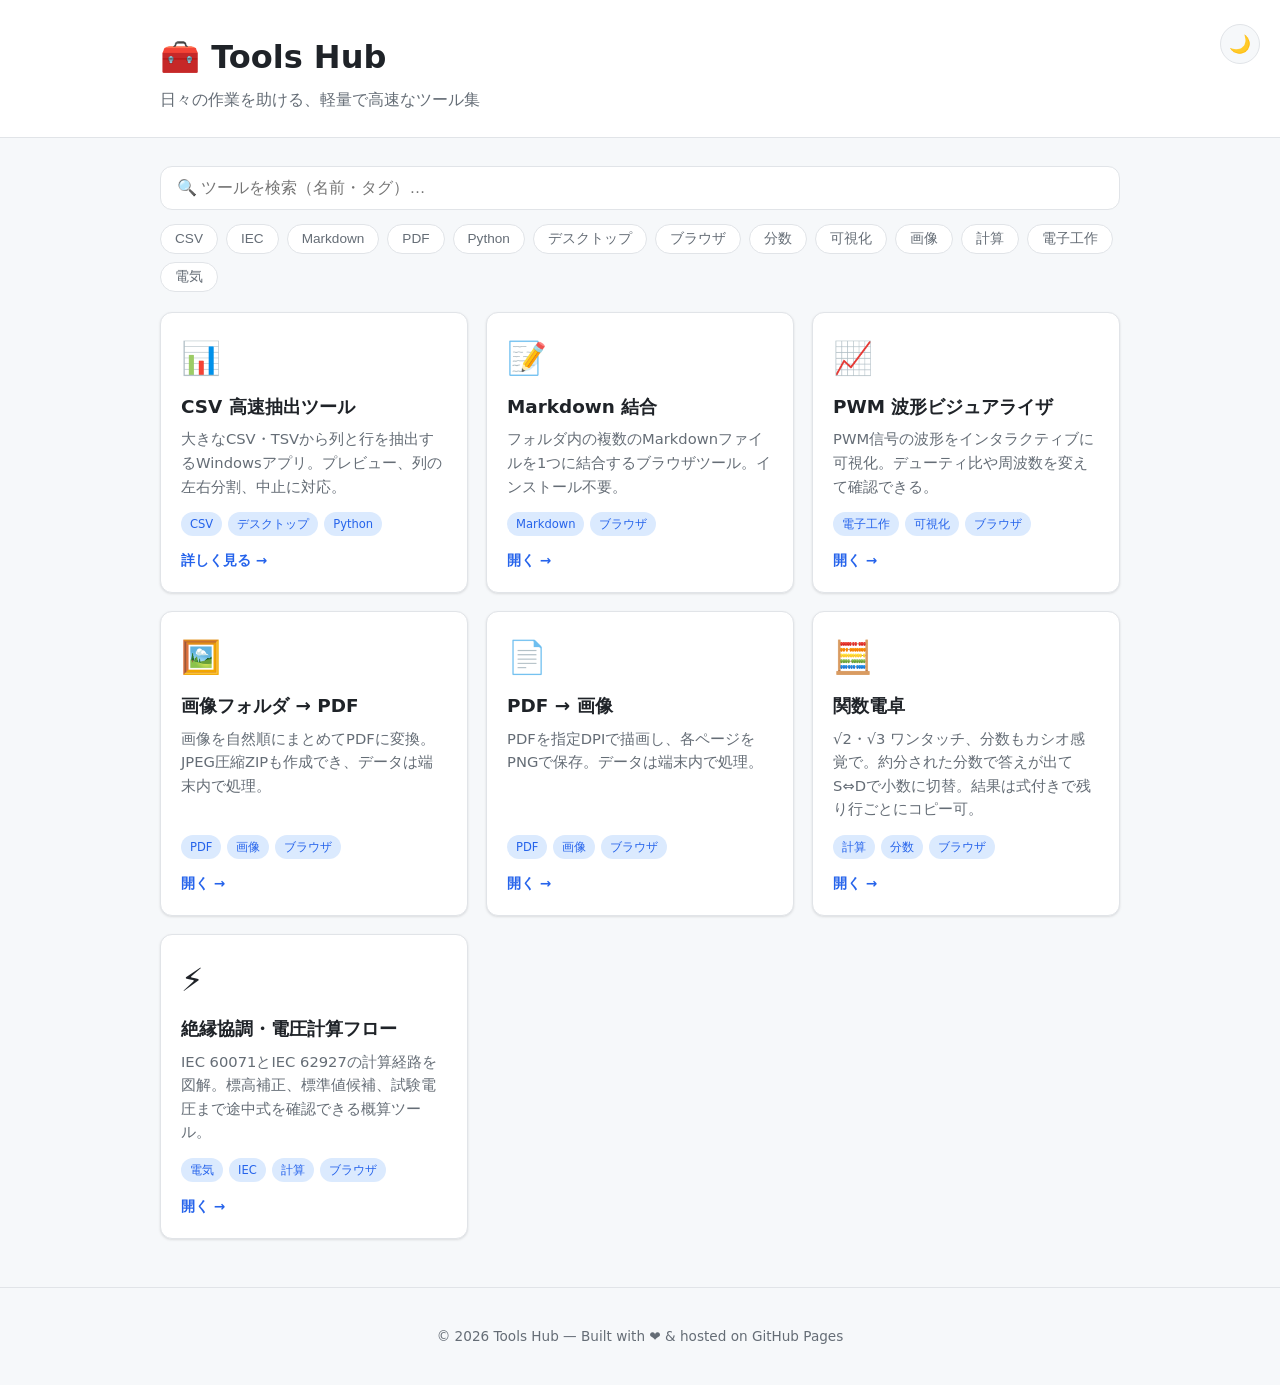
<file: index.html>
<!DOCTYPE html>
<html lang="ja">
<head>
  <meta charset="UTF-8" />
  <meta name="viewport" content="width=device-width, initial-scale=1.0" />
  <title>Tools Hub — 便利ツール集</title>
  <meta name="description" content="日々の作業を助ける軽量ツール集" />
  <link rel="stylesheet" href="style.css" />
</head>
<body>
  <header class="site-header">
    <div class="wrap">
      <h1>🧰 Tools Hub</h1>
      <p class="tagline">日々の作業を助ける、軽量で高速なツール集</p>
      <button id="theme-toggle" class="theme-toggle" aria-label="テーマ切替">🌙</button>
    </div>
  </header>

  <main class="wrap">
    <div class="controls">
      <input id="search" type="search" placeholder="🔍 ツールを検索（名前・タグ）…" />
      <div id="tag-filters" class="tag-filters"></div>
    </div>

    <section id="tool-grid" class="grid" aria-live="polite"></section>
    <p id="empty" class="empty" hidden>該当するツールがありません。</p>
  </main>

  <footer class="site-footer">
    <div class="wrap">
      <p>© <span id="year"></span> Tools Hub — Built with ❤ &amp; hosted on GitHub Pages</p>
    </div>
  </footer>

  <script src="app.js"></script>
</body>
</html>
</file>
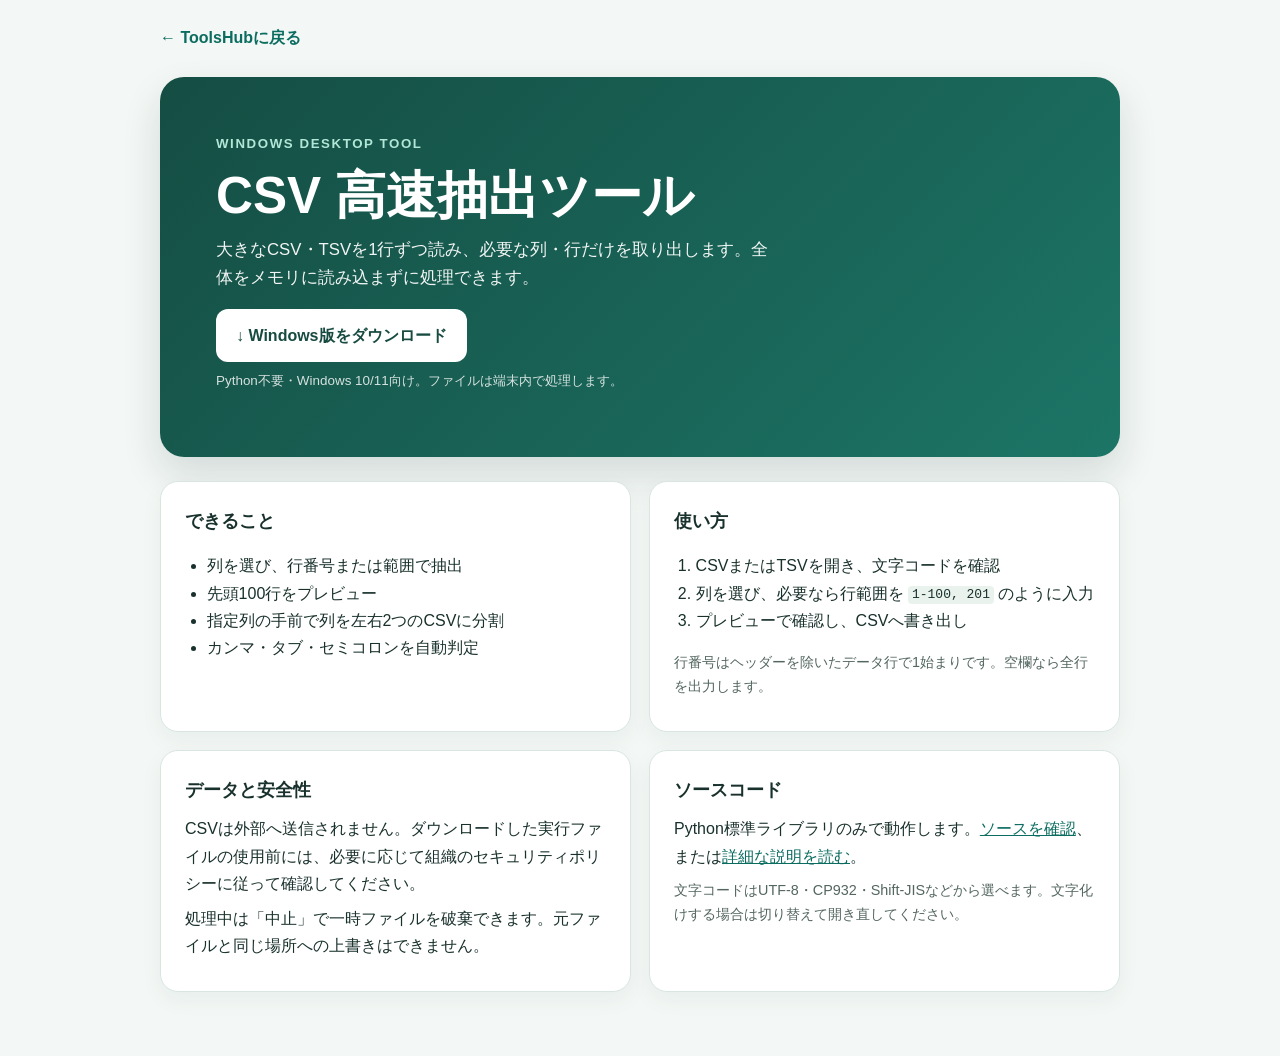
<file: tools/csv-extractor/index.html>
<!doctype html>
<html lang="ja">
<head>
  <meta charset="utf-8">
  <meta name="viewport" content="width=device-width, initial-scale=1">
  <title>CSV 高速抽出ツール | ToolsHub</title>
  <meta name="description" content="大きなCSV・TSVから列と行を抽出するWindowsアプリ。">
  <style>
    :root { color-scheme: light; font-family: "Segoe UI", "Yu Gothic UI", Meiryo, sans-serif; color: #19312c; background: #f3f7f5; }
    * { box-sizing: border-box; }
    body { margin: 0; line-height: 1.7; }
    a { color: #0b6c60; }
    a:focus-visible, button:focus-visible { outline: 3px solid #e69440; outline-offset: 3px; }
    main { width: min(960px, calc(100% - 32px)); margin: 0 auto; padding: 24px 0 64px; }
    .back { display: inline-block; margin-bottom: 26px; text-decoration: none; font-weight: 700; }
    .hero { padding: clamp(28px, 6vw, 56px); border-radius: 24px; color: #fff; background: linear-gradient(135deg, #154d43, #1c7566); box-shadow: 0 18px 38px #123a3224; }
    .eyebrow { margin: 0 0 8px; color: #b2e6d7; font-size: .83rem; font-weight: 800; letter-spacing: .12em; }
    h1 { margin: 0; font-size: clamp(2rem, 5vw, 3.2rem); line-height: 1.25; }
    .lead { max-width: 60ch; font-size: 1.05rem; opacity: .94; }
    .download { display: inline-flex; align-items: center; gap: 10px; padding: 13px 20px; margin-top: 8px; border-radius: 12px; color: #174b40; background: #fff; text-decoration: none; font-weight: 800; }
    .download:hover { background: #e8fbf4; }
    .small { font-size: .84rem; opacity: .82; }
    .grid { display: grid; grid-template-columns: repeat(2, minmax(0, 1fr)); gap: 18px; margin-top: 24px; }
    section.card { padding: 24px; border: 1px solid #d9e6e0; border-radius: 18px; background: #fff; box-shadow: 0 8px 22px #1c4d3d0d; }
    h2 { margin: 0 0 10px; font-size: 1.12rem; }
    p { margin: 8px 0; }
    ol, ul { padding-left: 1.35rem; }
    code { padding: .1em .3em; border-radius: 4px; background: #eaf2ee; }
    .note { color: #53665f; font-size: .9rem; }
    @media (max-width: 680px) { .grid { grid-template-columns: 1fr; } }
  </style>
</head>
<body>
  <main>
    <a class="back" href="../../">← ToolsHubに戻る</a>
    <div class="hero">
      <p class="eyebrow">WINDOWS DESKTOP TOOL</p>
      <h1>CSV 高速抽出ツール</h1>
      <p class="lead">大きなCSV・TSVを1行ずつ読み、必要な列・行だけを取り出します。全体をメモリに読み込まずに処理できます。</p>
      <a class="download" href="CSV抽出ツール.exe" download>↓ Windows版をダウンロード</a>
      <p class="small">Python不要・Windows 10/11向け。ファイルは端末内で処理します。</p>
    </div>
    <div class="grid">
      <section class="card">
        <h2>できること</h2>
        <ul>
          <li>列を選び、行番号または範囲で抽出</li>
          <li>先頭100行をプレビュー</li>
          <li>指定列の手前で列を左右2つのCSVに分割</li>
          <li>カンマ・タブ・セミコロンを自動判定</li>
        </ul>
      </section>
      <section class="card">
        <h2>使い方</h2>
        <ol>
          <li>CSVまたはTSVを開き、文字コードを確認</li>
          <li>列を選び、必要なら行範囲を <code>1-100, 201</code> のように入力</li>
          <li>プレビューで確認し、CSVへ書き出し</li>
        </ol>
        <p class="note">行番号はヘッダーを除いたデータ行で1始まりです。空欄なら全行を出力します。</p>
      </section>
      <section class="card">
        <h2>データと安全性</h2>
        <p>CSVは外部へ送信されません。ダウンロードした実行ファイルの使用前には、必要に応じて組織のセキュリティポリシーに従って確認してください。</p>
        <p>処理中は「中止」で一時ファイルを破棄できます。元ファイルと同じ場所への上書きはできません。</p>
      </section>
      <section class="card">
        <h2>ソースコード</h2>
        <p>Python標準ライブラリのみで動作します。<a href="src/csv_extractor.py">ソースを確認</a>、または<a href="index.md">詳細な説明を読む</a>。</p>
        <p class="note">文字コードはUTF-8・CP932・Shift-JISなどから選べます。文字化けする場合は切り替えて開き直してください。</p>
      </section>
    </div>
  </main>
</body>
</html>
</file>
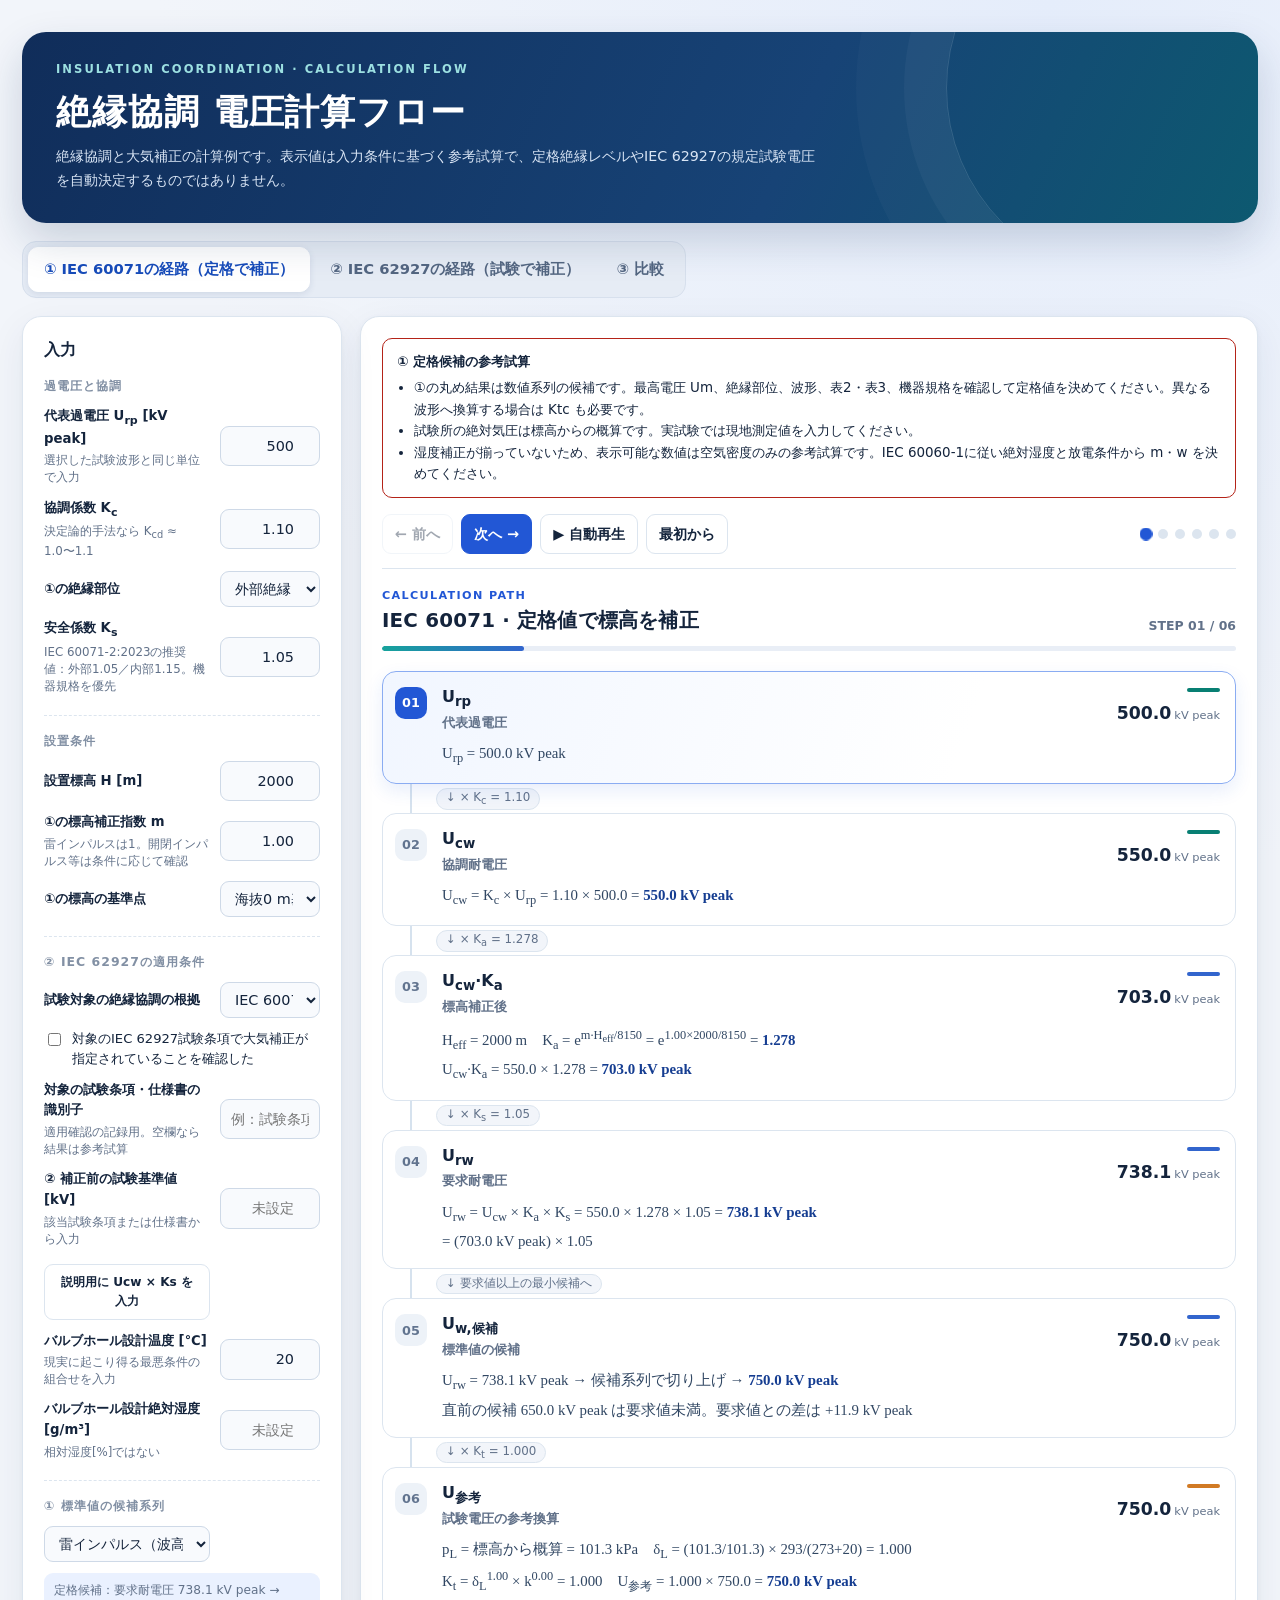
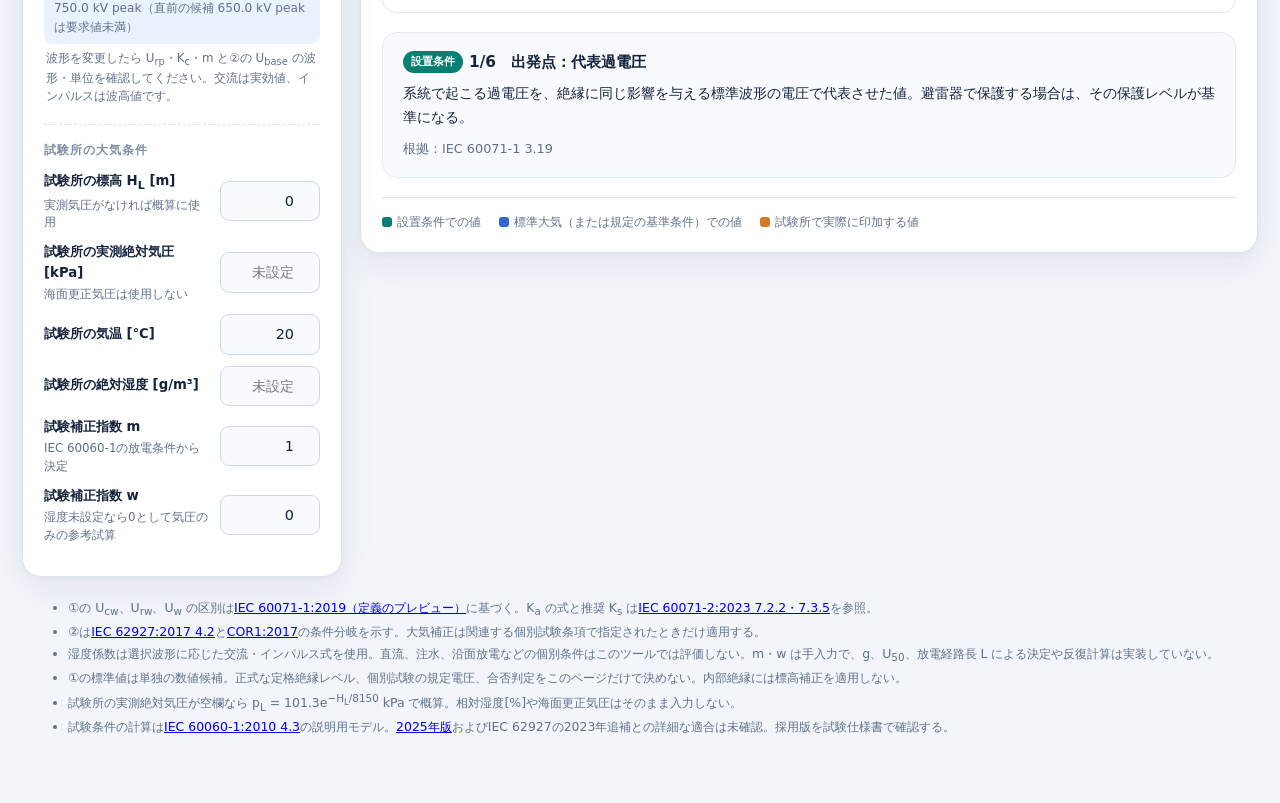
<file: tools/iec-voltage-flow/index.html>
<!DOCTYPE html>
<html lang="ja">
<head>
<meta charset="UTF-8">
<meta name="viewport" content="width=device-width, initial-scale=1">
<title>絶縁協調 電圧計算フロー</title>
<style>
:root{
  --bg:#f6f7f9; --panel:#ffffff; --ink:#1c2230; --muted:#667085; --line:#e3e6ec;
  --accent:#2563eb; --accent-soft:#dbe7ff; --site:#0f9d74; --std:#2563eb; --lab:#b45309;
  --warn:#b42318; --bar-bg:#eef1f5; --shadow:0 1px 2px rgba(16,24,40,.06),0 4px 12px rgba(16,24,40,.06);
}
@media (prefers-color-scheme: dark){
  :root:not([data-theme="light"]){
    --bg:#0f1218; --panel:#171b23; --ink:#e6e9ef; --muted:#98a2b3; --line:#2a303b;
    --accent:#6ea0ff; --accent-soft:#1f2c47; --site:#34c79a; --std:#6ea0ff; --lab:#f0a44b;
    --warn:#ff7a6e; --bar-bg:#222834; --shadow:none;
  }
}
:root[data-theme="dark"]{
  --bg:#0f1218; --panel:#171b23; --ink:#e6e9ef; --muted:#98a2b3; --line:#2a303b;
  --accent:#6ea0ff; --accent-soft:#1f2c47; --site:#34c79a; --std:#6ea0ff; --lab:#f0a44b;
  --warn:#ff7a6e; --bar-bg:#222834; --shadow:none;
}
*{box-sizing:border-box}
body{margin:0;background:var(--bg);color:var(--ink);font-family:"Yu Gothic UI","Hiragino Sans","Noto Sans JP",system-ui,sans-serif;line-height:1.6}
.wrap{max-width:1180px;margin:0 auto;padding:20px 16px 48px}
h1{font-size:1.35rem;margin:0 0 2px}
.sub{color:var(--muted);font-size:.9rem;margin:0 0 16px}
.tabs{display:flex;gap:6px;flex-wrap:wrap;margin-bottom:16px}
.tab{border:1px solid var(--line);background:var(--panel);color:var(--ink);padding:8px 14px;border-radius:999px;cursor:pointer;font:inherit;font-size:.92rem;transition:all .2s}
.tab.on{background:var(--accent);border-color:var(--accent);color:#fff}
.grid{display:grid;grid-template-columns:300px 1fr;gap:16px}
@media (max-width:860px){.grid{grid-template-columns:minmax(0,1fr)}}
.grid>*{min-width:0}
.ex{overflow-wrap:anywhere}
.card{background:var(--panel);border:1px solid var(--line);border-radius:12px;padding:16px;box-shadow:var(--shadow)}
.card h2{font-size:1rem;margin:0 0 10px}
.field{display:grid;grid-template-columns:1fr 92px;align-items:center;gap:8px;margin:8px 0}
.field label{font-size:.86rem}
.field small{display:block;color:var(--muted);font-size:.74rem;line-height:1.3}
.field input,.field select{width:100%;padding:6px 8px;border:1px solid var(--line);border-radius:8px;background:var(--bg);color:var(--ink);font:inherit;font-size:.9rem;text-align:right}
.field select{text-align:left}
.full{grid-template-columns:1fr}
.grp{font-size:.78rem;color:var(--muted);margin:14px 0 2px;border-top:1px dashed var(--line);padding-top:10px}
.grp:first-of-type{border-top:none;padding-top:0;margin-top:0}
.ctrl{display:flex;gap:8px;align-items:center;flex-wrap:wrap;margin-bottom:12px}
.btn{border:1px solid var(--line);background:var(--panel);color:var(--ink);padding:7px 14px;border-radius:8px;cursor:pointer;font:inherit;font-size:.9rem}
.btn.pri{background:var(--accent);color:#fff;border-color:var(--accent)}
.btn:disabled{opacity:.4;cursor:default}
.dots{display:flex;gap:6px;margin-left:auto}
.dot{width:9px;height:9px;border-radius:50%;background:var(--line);cursor:pointer;transition:all .25s}
.dot.on{background:var(--accent);transform:scale(1.3)}
.ladder{display:flex;flex-direction:column;gap:0}
.row{display:grid;grid-template-columns:150px 1fr 104px;gap:10px;align-items:center;padding:8px 8px;border-radius:10px;transition:background .3s, opacity .4s}
@media (max-width:560px){.row{grid-template-columns:84px minmax(0,1fr) 70px}.dots{display:none}}
.row.cur{background:var(--accent-soft)}
.row.future{opacity:.28}
.row .nm{font-size:.84rem;line-height:1.25}
.row .nm b{display:block;font-size:.95rem}
.bar{height:22px;background:var(--bar-bg);border-radius:6px;overflow:hidden;position:relative}
.fill{height:100%;width:0;border-radius:6px;transition:width .8s cubic-bezier(.2,.8,.2,1), background .3s}
.fill.site{background:var(--site)} .fill.std{background:var(--std)} .fill.lab{background:var(--lab)} .fill.neu{background:var(--muted)}
.val{font-variant-numeric:tabular-nums;text-align:right;font-weight:600}
.val small{display:block;font-weight:400;color:var(--muted);font-size:.72rem}
.arrow{display:flex;align-items:center;gap:8px;padding:0 8px 0 160px;height:26px;color:var(--muted);font-size:.8rem;transition:opacity .4s}
@media (max-width:560px){.arrow{padding-left:104px}}
.arrow .chip{border:1px solid var(--line);border-radius:999px;padding:0 10px;background:var(--panel);font-variant-numeric:tabular-nums}
.arrow.future{opacity:.2}
.arrow.cur .chip{border-color:var(--accent);color:var(--accent);font-weight:600}
.explain{margin-top:14px;min-height:170px;position:relative}
.ex{animation:slide .45s ease}
@keyframes slide{from{opacity:0;transform:translateX(24px)}to{opacity:1;transform:none}}
.ex h3{margin:0 0 6px;font-size:1.02rem}
.formula{font-family:"Cambria Math","Times New Roman",serif;font-size:1.15rem;background:var(--bg);border:1px solid var(--line);border-radius:8px;padding:10px 12px;margin:8px 0;overflow-x:auto;white-space:nowrap}
.tag{display:inline-block;font-size:.72rem;border-radius:999px;padding:1px 9px;margin-right:6px;color:#fff;vertical-align:middle}
.tag.site{background:var(--site)} .tag.std{background:var(--std)} .tag.lab{background:var(--lab)}
.ref{color:var(--muted);font-size:.8rem}
.warn{color:var(--warn);font-size:.85rem}
.legend{display:flex;gap:14px;flex-wrap:wrap;font-size:.78rem;color:var(--muted);margin-top:10px}
.legend span::before{content:"";display:inline-block;width:10px;height:10px;border-radius:3px;margin-right:5px;vertical-align:-1px;background:var(--c)}
.cmp{display:grid;gap:14px}
.cmpbar{display:grid;grid-template-columns:170px 1fr 104px;gap:10px;align-items:center}
@media (max-width:560px){.cmpbar{grid-template-columns:90px minmax(0,1fr) 70px}.arrow{padding-left:92px}}
table{border-collapse:collapse;width:100%;font-size:.86rem}
th,td{border-bottom:1px solid var(--line);padding:6px 8px;text-align:left;vertical-align:top}
th{color:var(--muted);font-weight:600}
td.n{text-align:right;font-variant-numeric:tabular-nums}
.verdict{padding:10px 12px;border-radius:8px;background:var(--accent-soft);font-size:.9rem}
.foot{margin-top:18px;color:var(--muted);font-size:.78rem}
.foot li{margin:2px 0}
.fade{animation:fadein .4s ease}
@keyframes fadein{from{opacity:0}to{opacity:1}}
/* Calculation workspace */
:root{
  --bg:#f2f5fa;--panel:#fff;--ink:#14243c;--muted:#617189;--line:#dce5ef;
  --accent:#2257d5;--accent-soft:#eaf1ff;--site:#087f73;--std:#3265cd;--lab:#d17a24;
  --bar-bg:#eaf0f6;--shadow:0 12px 38px rgba(28,48,83,.07),0 2px 6px rgba(28,48,83,.04)
}
body{background:radial-gradient(circle at 82% 0%,#e5edfb 0,transparent 34%),var(--bg);line-height:1.55}
.wrap{max-width:1320px;padding:32px 22px 64px}
.masthead{background:linear-gradient(115deg,#102d5a,#174376 62%,#0d5970);color:#fff;border-radius:24px;padding:29px 34px 31px;box-shadow:0 18px 42px rgba(16,45,90,.18);margin-bottom:18px;position:relative;overflow:hidden}
.masthead::after{content:"";position:absolute;right:-70px;top:-135px;width:380px;height:380px;border:1px solid rgba(255,255,255,.14);border-radius:50%;box-shadow:0 0 0 42px rgba(255,255,255,.035),0 0 0 90px rgba(255,255,255,.025);pointer-events:none}
.eyebrow{font-size:.72rem;letter-spacing:.18em;text-transform:uppercase;color:#9ce0e1;font-weight:700;margin:0 0 10px}
h1{font-size:clamp(1.6rem,3vw,2.2rem);letter-spacing:.025em;line-height:1.3;margin:0 0 9px}
.sub{color:#d9e5f5;max-width:770px;font-size:.89rem;margin:0;line-height:1.7}
.tabs{background:#e6ecf5;border:1px solid #d7e0ed;border-radius:14px;padding:5px;gap:4px;display:inline-flex;max-width:100%;margin:0 0 18px}
.tab{background:transparent;border-color:transparent;border-radius:10px;color:#536681;font-weight:600;padding:10px 15px}
.tab:hover:not(.on){background:rgba(255,255,255,.7)}
.tab.on{background:#fff;color:#174cba;border-color:#fff;box-shadow:0 2px 7px rgba(26,57,105,.11)}
.grid{grid-template-columns:minmax(290px,320px) minmax(0,1fr);gap:18px;align-items:start}
.card{border-radius:19px;padding:21px;box-shadow:var(--shadow)}
.inputs-card{position:sticky;top:18px}
.card h2{font-size:1rem;letter-spacing:.01em;margin-bottom:13px}
.field{gap:10px;margin:11px 0;grid-template-columns:minmax(0,1fr) 100px}
.field label{font-size:.83rem;font-weight:600}
.field small{font-weight:400;margin-top:3px;line-height:1.45}
.field input,.field select{background:#f8fafd;border:1px solid #ced9e7;border-radius:9px;padding:8px 10px;font-variant-numeric:tabular-nums}
.field input:focus,.field select:focus,.btn:focus-visible,.tab:focus-visible,.dot:focus-visible{outline:3px solid rgba(34,87,213,.2);outline-offset:2px;border-color:var(--accent)}
.series-note{font-size:.76rem;line-height:1.5;color:var(--muted);background:var(--accent-soft);border-radius:9px;padding:8px 10px;margin-top:7px;font-variant-numeric:tabular-nums}
.series-note.warn{color:var(--warn)}
.series-hint{font-size:.74rem;line-height:1.5;color:var(--muted);margin:6px 2px 0}
.assessment{margin-bottom:16px;padding:12px 14px;border:1px solid var(--line);border-radius:10px;background:var(--accent-soft);font-size:.84rem;line-height:1.6}
.assessment strong{display:block;margin-bottom:4px}
.assessment ul{margin:5px 0 0;padding-left:1.25em}
.assessment.caution{border-color:var(--warn);background:var(--panel)}
.inline-check{display:flex;align-items:flex-start;gap:8px;font-size:.82rem;line-height:1.5;margin:10px 0}
.inline-check input{width:auto;margin-top:4px}
.input-action{font-size:.76rem;padding:5px 8px;margin-top:5px}
.grp{letter-spacing:.08em;text-transform:uppercase;font-weight:700;color:#8290a4;margin-top:19px;padding-top:15px}
.ctrl{padding-bottom:14px;border-bottom:1px solid var(--line);margin-bottom:18px}
.btn{border-radius:9px;font-weight:600;padding:8px 12px;transition:background .2s,transform .2s}
.btn:hover:not(:disabled){transform:translateY(-1px);background:var(--accent-soft)}
.btn.pri:hover:not(:disabled){background:#1648bf}
.dots{gap:7px}
.dot{width:10px;height:10px;border:0;padding:0;cursor:pointer}
.flow-heading{display:flex;justify-content:space-between;gap:16px;align-items:end;margin-bottom:18px}
.flow-kicker{color:var(--accent);font-size:.7rem;font-weight:800;letter-spacing:.12em;text-transform:uppercase}
.flow-heading h2{font-size:1.24rem;line-height:1.35;margin:4px 0 0}
.flow-count{font-size:.78rem;font-weight:700;color:var(--muted);white-space:nowrap;font-variant-numeric:tabular-nums}
.progress-track{height:5px;background:#e9eef6;border-radius:10px;overflow:hidden;margin:-7px 0 20px}
.progress-track span{display:block;height:100%;border-radius:10px;background:linear-gradient(90deg,#16a39b,#3265cd);transition:width .35s}
.ladder{gap:0}
.flow-step{position:relative;display:grid;grid-template-columns:34px minmax(0,1fr) 116px;gap:13px;padding:15px 15px 15px 12px;border:1px solid var(--line);border-radius:14px;background:#fff;transition:border-color .25s,box-shadow .25s,background .25s}
.flow-step.active{border-color:#8aacf2;background:linear-gradient(110deg,#f1f6ff,#fff 68%);box-shadow:0 7px 18px rgba(34,87,213,.1)}
.flow-step.complete{border-color:#d3e5e2}
.flow-index{width:32px;height:32px;display:grid;place-items:center;border-radius:10px;background:#edf2f8;color:#62748f;font-size:.8rem;font-weight:800;font-variant-numeric:tabular-nums}
.flow-step.active .flow-index{background:var(--accent);color:#fff}
.flow-step.complete .flow-index{background:#e3f5f1;color:#087f73}
.flow-title{font-size:.84rem;color:var(--muted);font-weight:600;line-height:1.35}
.flow-title strong{display:block;color:var(--ink);font-size:1rem;line-height:1.3;margin-bottom:3px}
.step-equation{font-family:"Cambria Math","Times New Roman","Yu Gothic UI",serif;font-size:.93rem;line-height:1.65;margin-top:9px;color:#314763;overflow-wrap:anywhere;font-variant-numeric:tabular-nums}
.step-equation .eq-line{display:block}
.step-equation .eq-line + .eq-line{margin-top:2px}
.step-equation b{color:#153d91;font-weight:700}
.flow-value{text-align:right;align-self:start;white-space:nowrap;font-variant-numeric:tabular-nums;font-size:1.08rem;color:#14243c;font-weight:800}
.flow-value small{font-size:.71rem;color:var(--muted);font-weight:500;margin-left:3px}
.flow-value::before{content:"";display:block;width:33px;height:4px;border-radius:5px;background:var(--step-color,var(--std));margin:1px 0 8px auto}
.transition{height:29px;display:flex;align-items:center;margin-left:28px;padding-left:24px;border-left:2px solid #d6e2ee;color:var(--muted);font-size:.74rem}
.transition span{background:var(--bg);padding:1px 9px;border-radius:999px;border:1px solid var(--line);line-height:1.35}
.explain{margin-top:19px;min-height:0;border-radius:15px;background:#f8fafd;box-shadow:none;border-color:#e1e9f3;padding:18px 20px}
.ex h3{font-size:.96rem;line-height:1.55;margin-bottom:8px}
.ex .detail-copy{font-size:.87rem;line-height:1.72}
.ex .ref{margin-top:9px}
.tag{font-size:.68rem;padding:3px 8px}
.legend{border-top:1px solid var(--line);padding-top:14px;margin-top:19px;gap:8px 18px}
.foot{margin:21px 6px 0;line-height:1.6}
.cmp{gap:17px}.cmpbar{grid-template-columns:190px minmax(0,1fr) 100px}
.cmp .bar{height:16px;border-radius:10px}.cmp .fill{border-radius:10px}
.cmp-section-title{font-size:.78rem;letter-spacing:.09em;text-transform:uppercase;color:var(--muted);font-weight:800;border-bottom:1px solid var(--line);padding-bottom:8px}
.cmp-formulas{background:#f8fafd;border:1px solid var(--line);border-radius:12px;padding:13px 15px;font-size:.82rem;line-height:1.8;overflow-wrap:anywhere}
.cmp-formulas div+div{margin-top:5px}
.verdict{border:1px solid #cbdcf8;border-radius:12px;padding:15px 16px;line-height:1.65}
table{background:#fff;border:1px solid var(--line);border-radius:12px;border-collapse:separate;border-spacing:0;overflow:hidden}
th,td{padding:10px 11px}
th{background:#f4f7fb}
@media (max-width:930px){.grid{grid-template-columns:minmax(0,1fr)}.inputs-card{position:static}.inputs-card .field{max-width:520px}}
@media (max-width:620px){.wrap{padding:13px 11px 36px}.masthead{padding:23px 20px;border-radius:18px}.tabs{display:grid;grid-template-columns:1fr;width:100%}.tab{text-align:left}.card{padding:15px;border-radius:15px}.flow-step{grid-template-columns:28px minmax(0,1fr);padding:12px;gap:9px}.flow-index{width:27px;height:27px}.flow-value{grid-column:2;text-align:left;font-size:.98rem}.flow-value::before{display:inline-block;width:19px;vertical-align:4px;margin:0 6px 0 0}.transition{margin-left:23px;padding-left:18px}.cmpbar{grid-template-columns:80px minmax(0,1fr) 68px}.cmpbar .nm{font-size:.75rem!important}.flow-heading h2{font-size:1.07rem}.flow-count{font-size:.7rem}.ctrl{gap:6px}.btn{padding:7px 9px;font-size:.78rem}}
@media (prefers-reduced-motion:reduce){*,*::before,*::after{animation-duration:.01ms!important;transition-duration:.01ms!important}}
@media (prefers-color-scheme:dark){:root:not([data-theme="light"]){--bg:#0e1725;--panel:#172335;--ink:#e8eef8;--muted:#9aabc2;--line:#30425a;--accent:#83a9ff;--accent-soft:#203b64;--site:#39c5b0;--std:#7ca7ff;--lab:#f5aa63;--bar-bg:#263a51;--shadow:none}}
:root[data-theme="dark"]{--bg:#0e1725;--panel:#172335;--ink:#e8eef8;--muted:#9aabc2;--line:#30425a;--accent:#83a9ff;--accent-soft:#203b64;--site:#39c5b0;--std:#7ca7ff;--lab:#f5aa63;--bar-bg:#263a51;--shadow:none}
@media (prefers-color-scheme:dark){:root:not([data-theme="light"]) body{background:var(--bg)}}
:root[data-theme="dark"] body{background:var(--bg)}
@media (prefers-color-scheme:dark){:root:not([data-theme="light"]) .flow-step,:root:not([data-theme="light"]) table{background:#172335}:root:not([data-theme="light"]) .flow-step.active{background:#1b3151}:root:not([data-theme="light"]) .explain,:root:not([data-theme="light"]) .cmp-formulas,:root:not([data-theme="light"]) th,:root:not([data-theme="light"]) .field input,:root:not([data-theme="light"]) .field select{background:#1b2b40}:root:not([data-theme="light"]) .tabs{background:#1b2b40;border-color:#30425a}:root:not([data-theme="light"]) .tab.on{background:#2c4671;color:#d9e7ff}:root:not([data-theme="light"]) .step-equation{color:#bfd0e8}:root:not([data-theme="light"]) .step-equation b{color:#9bbaff}}
:root[data-theme="dark"] .flow-step,:root[data-theme="dark"] table{background:#172335}:root[data-theme="dark"] .flow-step.active{background:#1b3151}:root[data-theme="dark"] .explain,:root[data-theme="dark"] .cmp-formulas,:root[data-theme="dark"] th,:root[data-theme="dark"] .field input,:root[data-theme="dark"] .field select{background:#1b2b40}:root[data-theme="dark"] .tabs{background:#1b2b40;border-color:#30425a}:root[data-theme="dark"] .tab.on{background:#2c4671;color:#d9e7ff}:root[data-theme="dark"] .step-equation{color:#bfd0e8}:root[data-theme="dark"] .step-equation b{color:#9bbaff}
</style>
</head>
<body>
<div class="wrap">
  <header class="masthead">
    <p class="eyebrow">Insulation coordination · Calculation flow</p>
    <h1>絶縁協調 電圧計算フロー</h1>
    <p class="sub">絶縁協調と大気補正の計算例です。表示値は入力条件に基づく参考試算で、定格絶縁レベルやIEC 62927の規定試験電圧を自動決定するものではありません。</p>
  </header>

  <div class="tabs" role="tablist">
    <button class="tab on" data-path="a">① IEC 60071の経路（定格で補正）</button>
    <button class="tab" data-path="b">② IEC 62927の経路（試験で補正）</button>
    <button class="tab" data-path="c">③ 比較</button>
  </div>

  <div class="grid">
    <div class="card inputs-card">
      <h2>入力</h2>
      <div class="grp">過電圧と協調</div>
      <div class="field"><label>代表過電圧 U<sub>rp</sub> <span id="UrpUnit">[kV peak]</span><small>選択した試験波形と同じ単位で入力</small></label><input id="Urp" type="number" value="500" step="10"></div>
      <div class="field"><label>協調係数 K<sub>c</sub><small>決定論的手法なら K<sub>cd</sub> ≈ 1.0〜1.1</small></label><input id="Kc" type="number" value="1.10" step="0.01"></div>
      <div class="field full"><label for="insulation">①の絶縁部位</label><select id="insulation"><option value="external">外部絶縁</option><option value="internal">内部絶縁</option></select></div>
      <div class="field"><label for="Ks">安全係数 K<sub>s</sub><small>IEC 60071-2:2023の推奨値：外部1.05／内部1.15。機器規格を優先</small></label><input id="Ks" type="number" value="1.05" min="1" step="0.01"></div>

      <div class="grp">設置条件</div>
      <div class="field"><label for="H">設置標高 H [m]</label><input id="H" type="number" value="2000" min="0" step="100"></div>
      <div class="field"><label for="m">①の標高補正指数 m<small>雷インパルスは1。開閉インパルス等は条件に応じて確認</small></label><input id="m" type="number" value="1.00" min="0" max="1" step="0.05"></div>
      <div class="field full"><label>①の標高の基準点</label>
        <select id="base"><option value="0">海抜0 m基準（絶縁協調の標準大気換算）</option><option value="1000">1,000 m基準（既に標準定格を満たす機器への追加補正）</option></select></div>

      <div class="grp">② IEC 62927の適用条件</div>
      <div class="field full"><label for="basis">試験対象の絶縁協調の根拠</label><select id="basis"><option value="standard">IEC 60071-1の標準定格耐電圧に基づく</option><option value="nonstandard">標準定格耐電圧に基づかない</option></select></div>
      <label class="inline-check"><input id="correctionSpecified" type="checkbox">対象のIEC 62927試験条項で大気補正が指定されていることを確認した</label>
      <div class="field full"><label for="testClause">対象の試験条項・仕様書の識別子<small>適用確認の記録用。空欄なら結果は参考試算</small></label><input id="testClause" type="text" placeholder="例：試験条項番号"></div>
      <div class="field"><label for="Ubase">② 補正前の試験基準値 [kV]<small>該当試験条項または仕様書から入力</small></label><input id="Ubase" type="number" min="0" step="0.1" placeholder="未設定"></div>
      <div class="field full"><button class="btn input-action" id="exampleBase" type="button">説明用に Ucw × Ks を入力</button></div>
      <div class="field"><label for="tD">バルブホール設計温度 [℃]<small>現実に起こり得る最悪条件の組合せを入力</small></label><input id="tD" type="number" value="20" step="1"></div>
      <div class="field"><label for="hD">バルブホール設計絶対湿度 [g/m³]<small>相対湿度[%]ではない</small></label><input id="hD" type="number" min="0" step="0.1" placeholder="未設定"></div>

      <div class="grp">① 標準値の候補系列</div>
      <div class="field full"><select id="series">
        <option value="impulse">雷インパルス（波高値）</option>
        <option value="ac">交流短時間耐電圧（実効値）</option>
        <option value="si">開閉インパルス（範囲II・対地、波高値）</option>
        <option value="none">丸めない（波形・単位は入力に準拠）</option>
      </select></div>
      <div class="series-note" id="seriesNote" aria-live="polite"></div>
      <p class="series-hint">波形を変更したら U<sub>rp</sub>・K<sub>c</sub>・m と②の U<sub>base</sub> の波形・単位を確認してください。交流は実効値、インパルスは波高値です。</p>

      <div class="grp">試験所の大気条件</div>
      <div class="field"><label for="HL">試験所の標高 H<sub>L</sub> [m]<small>実測気圧がなければ概算に使用</small></label><input id="HL" type="number" value="0" min="0" step="100"></div>
      <div class="field"><label for="pLMeasured">試験所の実測絶対気圧 [kPa]<small>海面更正気圧は使用しない</small></label><input id="pLMeasured" type="number" min="0" step="0.1" placeholder="未設定"></div>
      <div class="field"><label for="tL">試験所の気温 [℃]</label><input id="tL" type="number" value="20" step="1"></div>
      <div class="field"><label for="hL">試験所の絶対湿度 [g/m³]</label><input id="hL" type="number" min="0" step="0.1" placeholder="未設定"></div>
      <div class="field"><label for="mTest">試験補正指数 m<small>IEC 60060-1の放電条件から決定</small></label><input id="mTest" type="number" value="1" min="0" max="1" step="0.05"></div>
      <div class="field"><label for="wTest">試験補正指数 w<small>湿度未設定なら0として気圧のみの参考試算</small></label><input id="wTest" type="number" value="0" min="0" max="1" step="0.05"></div>
    </div>

    <div class="card" id="main">
      <div id="assessment" class="assessment caution" aria-live="polite"></div>
      <div class="ctrl" id="ctrl">
        <button class="btn" id="prev">← 前へ</button>
        <button class="btn pri" id="next">次へ →</button>
        <button class="btn" id="play">▶ 自動再生</button>
        <button class="btn" id="reset">最初から</button>
        <div class="dots" id="dots"></div>
      </div>
      <div id="view"></div>
      <div class="legend">
        <span style="--c:var(--site)">設置条件での値</span>
        <span style="--c:var(--std)">標準大気（または規定の基準条件）での値</span>
        <span style="--c:var(--lab)">試験所で実際に印加する値</span>
      </div>
    </div>
  </div>

  <ul class="foot">
    <li>①の U<sub>cw</sub>、U<sub>rw</sub>、U<sub>w</sub> の区別は<a href="https://cdn.standards.iteh.ai/samples/100144/6c649e0574b44164805acdb3a39941f0/IEC-60071-1-2019.pdf">IEC 60071-1:2019（定義のプレビュー）</a>に基づく。K<sub>a</sub> の式と推奨 K<sub>s</sub> は<a href="https://studylib.net/doc/27878925/iec-60071-2-2023-en-">IEC 60071-2:2023 7.2.2・7.3.5</a>を参照。</li>
    <li>②は<a href="https://preview.sist.si/sist-preview/21612/773a35309be54aad856779f358dfae36/IEC-62927-2017.pdf">IEC 62927:2017 4.2</a>と<a href="https://www.evs.ee/et/StandardDownload/DownloadPdf?language=EnglishLanguage&amp;productId=98647">COR1:2017</a>の条件分岐を示す。大気補正は関連する個別試験条項で指定されたときだけ適用する。</li>
    <li>湿度係数は選択波形に応じた交流・インパルス式を使用。直流、注水、沿面放電などの個別条件はこのツールでは評価しない。m・w は手入力で、g、U<sub>50</sub>、放電経路長 L による決定や反復計算は実装していない。</li>
    <li>①の標準値は単独の数値候補。正式な定格絶縁レベル、個別試験の規定電圧、合否判定をこのページだけで決めない。内部絶縁には標高補正を適用しない。</li>
    <li>試験所の実測絶対気圧が空欄なら p<sub>L</sub> = 101.3e<sup>−H<sub>L</sub>/8150</sup> kPa で概算。相対湿度[%]や海面更正気圧はそのまま入力しない。</li>
    <li>試験条件の計算は<a href="https://cdn.standards.iteh.ai/samples/14599/5b8e92914b8b41c1a2d22e6ea9fbabb3/IEC-60060-1-2010.pdf">IEC 60060-1:2010 4.3</a>の説明用モデル。<a href="https://webstore.iec.ch/en/publication/65088">2025年版</a>およびIEC 62927の2023年追補との詳細な適合は未確認。採用版を試験仕様書で確認する。</li>
  </ul>
</div>

<script>
const SERIES = {
  ac:[10,20,28,38,50,70,95,115,140,185,230,275,325,360,395,460,510,570,630,680],
  si:[750,850,950,1050,1175,1300,1425,1550,1675,1800,1950],
  impulse:[20,40,60,75,95,125,145,170,200,250,325,380,450,550,650,750,850,950,1050,1175,1300,1425,1550,1675,1800,1950,2100,2250,2400,2550,2700,2900,3100],
  none:null
};
const $ = id => document.getElementById(id);
const f1 = v => (v==null||!isFinite(v)) ? "—" : v.toFixed(1);
const f3 = v => (v==null||!isFinite(v)) ? "—" : v.toFixed(3);
let path = "a", step = 0, timer = null, baseExample = false;

function pick(v, key, unit){
  const s = SERIES[key];
  if(!s) return {v, lower:null, note:"丸めなし"};
  if(!Number.isFinite(v)) return {v:NaN, lower:null, note:"入力値を確認してください"};
  if(v < s[0]-1e-9) return {v:NaN, lower:null,
    note:`この系列の下限は ${f1(s[0])} ${unit}。要求値 ${f1(v)} ${unit} は適用範囲外`};
  const index = s.findIndex(x => x >= v - 1e-9);
  if(index < 0) return {v:NaN, lower:s[s.length-1], note:"系列の範囲外：候補を選べない"};
  return {v:s[index], lower:index ? s[index-1] : null,
    note:index ? `直前の候補 ${f1(s[index-1])} ${unit} は要求値未満` : `系列の最小候補は ${f1(s[0])} ${unit}`};
}

function compute(){
  const g = id => parseFloat($(id).value);
  const optional = id => $(id).value.trim()==="" ? NaN : g(id);
  const Urp=g("Urp"), Kc=g("Kc"), Ks=g("Ks"), H=g("H"), m=g("m"), base=+$("base").value,
        insulation=$("insulation").value, basis=$("basis").value,
        tD=g("tD"), hD=optional("hD"), HL=g("HL"), tL=g("tL"), hL=optional("hL"),
        pLMeasured=optional("pLMeasured"), mTest=g("mTest"), wTest=g("wTest"),
        Ubase=optional("Ubase"), correctionSpecified=$("correctionSpecified").checked,
        clauseKnown=$("testClause").value.trim().length>0, key=$("series").value;
  const unit = key==="ac" ? "kV rms" : key==="none" ? "kV" : "kV peak";
  const invalid = !(Urp>0 && Kc>0 && Ks>=1 && H>=0 && HL>=0 && m>=0 && m<=1 &&
    mTest>=0 && mTest<=1 && wTest>=0 && wTest<=1 && tD>-273 && tL>-273) ||
    (Number.isFinite(pLMeasured) && pLMeasured<=0) ||
    (Number.isFinite(Ubase) && Ubase<=0) ||
    (Number.isFinite(hD) && hD<=0) || (Number.isFinite(hL) && hL<=0);
  const Ucw = Kc*Urp;
  const Heff = insulation==="internal" ? 0 : base===0 ? H : Math.max(H-1000,0);
  const Ka = invalid ? NaN : Math.exp(m*Heff/8150);
  const UcwKa = Ucw*Ka;
  const Urw = UcwKa*Ks;
  const Uw = pick(Urw,key,unit);
  const pL = Number.isFinite(pLMeasured) ? pLMeasured : 101.3*Math.exp(-HL/8150);
  const dL = (pL/101.3)*(293/(273+tL));
  const humidityK = (h,delta) => {
    if(wTest===0) return 1;
    if(!Number.isFinite(h) || !(delta>0) || key==="none") return NaN;
    const x=h/delta;
    if(x<=1 || x>=(key==="ac"?15:20)) return NaN;
    return 1+(key==="ac"?0.012:0.010)*(x-11);
  };
  const kL=humidityK(hL,dL), KL=invalid ? NaN : Math.pow(dL,mTest)*Math.pow(kL,wTest);
  const UtA = KL*Uw.v;
  const Ureq = Ucw*Ks;
  const Us = {v:Ubase, note:baseExample ? "Ucw × Ks から作った説明用の仮定値" : "入力された基準値（試験条項との照合が必要）"};
  const pr = basis==="standard" ? Math.exp(-Math.max(H-1000,0)/8150) : Math.exp(-H/8150);
  const dS = pr*(293/(273+tD));
  const kS=humidityK(hD,dS), KS=invalid ? NaN : Math.pow(dS,mTest)*Math.pow(kS,wTest);
  const UtB = Us.v*KL/KS;
  const readyA = Number.isFinite(UtA) && Number.isFinite(pLMeasured) &&
    Number.isFinite(hL) && wTest>0 && key!=="none";
  const readyB = Number.isFinite(UtB) && readyA && correctionSpecified && clauseKnown &&
    !baseExample && Number.isFinite(hD);
  return {Urp,Kc,Ks,H,m,base,insulation,basis,tD,hD,HL,pL,pLMeasured,tL,hL,mTest,wTest,
    Ubase,correctionSpecified,clauseKnown,key,unit,invalid,Ucw,Heff,Ka,UcwKa,Urw,Uw,
    dL,kL,KL,UtA,Ureq,Us,pr,dS,kS,KS,UtB,readyA,readyB};
}

function stepsA(c){
  const hTxt = c.insulation==="internal" ? "内部絶縁なので標高補正は適用しない" :
    c.base===0 ? `H = ${c.H} m（海抜0 m基準）` : `H − 1000 = ${c.Heff} m（既存標準機器への追加補正）`;
  return [
    {nm:"代表過電圧",sym:"U<sub>rp</sub>",v:c.Urp,cls:"site",arrow:null,
     h:"出発点：代表過電圧",tag:"site",
     fm:`U<sub>rp</sub> = ${f1(c.Urp)} ${c.unit}`,
     tx:"系統で起こる過電圧を、絶縁に同じ影響を与える標準波形の電圧で代表させた値。避雷器で保護する場合は、その保護レベルが基準になる。",ref:"IEC 60071-1 3.19"},
    {nm:"協調耐電圧",sym:"U<sub>cw</sub>",v:c.Ucw,cls:"site",arrow:`× K<sub>c</sub> = ${c.Kc.toFixed(2)}`,
     h:"協調耐電圧：実使用条件で必要な耐力",tag:"site",
     fm:`U<sub>cw</sub> = K<sub>c</sub> × U<sub>rp</sub> = ${c.Kc.toFixed(2)} × ${f1(c.Urp)} = <b>${f1(c.Ucw)} ${c.unit}</b>`,
     tx:"性能基準（許容故障率など）を<b>設置場所の条件のままで</b>満たす耐電圧。標高の影響はまだ入れない。試験電圧とは別の概念として扱えるのはこの値だけ。",ref:"IEC 60071-1 3.25・3.26"},
    {nm:"標高補正後",sym:"U<sub>cw</sub>·K<sub>a</sub>",v:c.UcwKa,cls:"std",arrow:`× K<sub>a</sub> = ${f3(c.Ka)}`,
     h:"標高補正：設置条件 → 標準大気",tag:"std",
     fm:`H<sub>eff</sub> = ${c.Heff} m　K<sub>a</sub> = e<sup>m·H<sub>eff</sub>/8150</sup> = e<sup>${c.m.toFixed(2)}×${c.Heff}/8150</sup> = <b>${f3(c.Ka)}</b>`,
     detail:`U<sub>cw</sub>·K<sub>a</sub> = ${f1(c.Ucw)} × ${f3(c.Ka)} = <b>${f1(c.UcwKa)} ${c.unit}</b>`,
     tx:`${hTxt}。K<sub>a</sub> は外部絶縁にのみ適用する。海抜0 m基準は協調耐電圧から標準大気への換算、1,000 m基準は標準定格を満たす既存機器への追加補正として使い分ける。`,ref:"IEC 60071-1 3.29・3.30／IEC 60071-2:2023 7.2.2・附属書H"},
    {nm:"要求耐電圧",sym:"U<sub>rw</sub>",v:c.Urw,cls:"std",arrow:`× K<sub>s</sub> = ${c.Ks.toFixed(2)}`,
     h:"要求耐電圧：試験で耐えるべき値",tag:"std",
     fm:`U<sub>rw</sub> = U<sub>cw</sub> × K<sub>a</sub> × K<sub>s</sub> = ${f1(c.Ucw)} × ${f3(c.Ka)} × ${c.Ks.toFixed(2)} = <b>${f1(c.Urw)} ${c.unit}</b>`,
     detail:`= (${f1(c.UcwKa)} ${c.unit}) × ${c.Ks.toFixed(2)}`,
     tx:"大気補正の後に安全係数を掛ける。標準耐電圧試験でこの値に耐えれば、実使用条件で性能基準を満たすとみなせる。端数を含む計算値。",ref:"IEC 60071-1 3.28・3.31"},
    {nm:"標準値の候補",sym:"U<sub>w,候補</sub>",v:c.Uw.v,cls:"std",arrow:c.key==="none"?"系列を使わず引き継ぐ":"要求値以上の最小候補へ",
     h:"標準値の候補を確認",tag:"std",
     fm:`U<sub>rw</sub> = ${f1(c.Urw)} ${c.unit} → ${Number.isFinite(c.Uw.v)?`${c.key==="none"?"丸めなし":"候補系列で切り上げ"} → <b>${f1(c.Uw.v)} ${c.unit}</b>`:"<b>この系列では選択不可</b>"}`,
     detail:`${c.Uw.note}${Number.isFinite(c.Uw.v)&&c.key!=="none"?`。要求値との差は +${f1(c.Uw.v-c.Urw)} ${c.unit}`:""}`,
     tx:`${Number.isFinite(c.Uw.v)?"選択した数値系列の最小候補であり、確定した定格耐電圧ではない。":"選択中の系列では候補を選べない。"}設備の最高電圧 U<sub>m</sub>、絶縁部位、試験波形に対応する表2・表3の組合せと機器規格を確認する。要求波形と試験波形が違う場合は K<sub>tc</sub> が必要。`,ref:"IEC 60071-1:2019 表2・表3"},
    {nm:"試験電圧の参考換算",sym:"U<sub>参考</sub>",v:c.UtA,cls:"lab",arrow:`× K<sub>t</sub> = ${f3(c.KL)}`,
     h:"候補値を試験所条件へ換算した参考値",tag:"lab",
     fm:`p<sub>L</sub> = ${c.pLMeasured>0?"実測値":"標高から概算"} = ${f1(c.pL)} kPa　δ<sub>L</sub> = (${f1(c.pL)}/101.3) × 293/(273+${c.tL}) = ${f3(c.dL)}`,
     detail:`K<sub>t</sub> = δ<sub>L</sub><sup>${c.mTest.toFixed(2)}</sup> × k<sup>${c.wTest.toFixed(2)}</sup> = ${f3(c.KL)}　U<sub>参考</sub> = ${f3(c.KL)} × ${f1(c.Uw.v)} = <b>${f1(c.UtA)} ${c.unit}</b>`,
     tx:"入力した試験補正指数と大気条件による参考換算。湿度を未設定にして w=0 とした場合は空気密度のみの概算。実試験には確定した定格値、測定した大気条件、放電条件に応じた m・w を使用する。",ref:"IEC 60060-1 4.3"}
  ];
}

function stepsB(c){
  const standard=c.basis==="standard";
  const pressureText=standard
    ? `標準定格に基づく場合：H ≤ 1,000 m では標高補正なし。H > 1,000 m では p/p<sub>1000</sub> = e<sup>−max(H−1000,0)/8150</sup> = ${f3(c.pr)}`
    : `標準定格に基づかない場合：海抜0 m基準。p/p<sub>0</sub> = e<sup>−H/8150</sup> = ${f3(c.pr)}`;
  return [
    {nm:"代表過電圧",sym:"U<sub>rp</sub>",v:c.Urp,cls:"site",arrow:null,
     h:"出発点：代表過電圧",tag:"site",fm:`U<sub>rp</sub> = ${f1(c.Urp)} ${c.unit}`,
     tx:"①との関係を示す参考値。IEC 62927の試験基準値はこの値から自動的には決まらない。",ref:"IEC 60071-1:2019 3.19"},
    {nm:"協調耐電圧",sym:"U<sub>cw</sub>",v:c.Ucw,cls:"site",arrow:`× K<sub>c</sub> = ${c.Kc.toFixed(2)}`,
     h:"協調耐電圧",tag:"site",fm:`U<sub>cw</sub> = ${c.Kc.toFixed(2)} × ${f1(c.Urp)} = <b>${f1(c.Ucw)} ${c.unit}</b>`,
     tx:"この値とIEC 62927の個別試験条項の基準値を混同しない。",ref:"IEC 60071-1:2019 3.25"},
    {nm:"試験条項の確認",sym:"適用条件",display:c.correctionSpecified&&c.clauseKnown?"確認済み":"未確認",cls:"std",arrow:"個別試験条項を確認",
     h:"IEC 62927の適用条件",tag:"std",
     fm:`大気補正の指定：<b>${c.correctionSpecified?"確認済み":"未確認"}</b>　試験条項の記録：<b>${c.clauseKnown?"入力済み":"未入力"}</b>`,
     tx:"IEC 62927 4.2は、該当する試験条項で大気補正が指定された場合に適用する。対象部分がIEC 60071-1の標準定格に基づくかも確認する。",ref:"IEC 62927:2017 4.2・COR1:2017"},
    {nm:"試験の基準値",sym:"U<sub>base</sub>",v:c.Us.v,cls:"std",arrow:"試験条項・仕様書から入力",
     h:"補正前の規定値を入力",tag:"std",
     fm:`U<sub>base</sub> = <b>${f1(c.Us.v)} ${c.unit}</b>（${c.Us.note}）`,
     tx:"実際の規定試験電圧は各試験条項・仕様書で決まる。説明用ボタンで作る Ucw × Ks は規定値ではない。既に標高補正を含む値を入力すると二重補正になる。",ref:"IEC 62927:2017 各試験条項"},
    {nm:"設置条件係数",sym:"U<sub>base</sub>/K<sub>site</sub>",v:c.Us.v/c.KS,cls:"std",arrow:`÷ K<sub>site</sub> = ${f3(c.KS)}`,
     h:"設置条件の大気補正",tag:"std",
     fm:`δ<sub>site</sub> = ${f3(c.pr)} × 293/(273+${c.tD}) = ${f3(c.dS)}　K<sub>site</sub> = δ<sup>${c.mTest.toFixed(2)}</sup> k<sup>${c.wTest.toFixed(2)}</sup> = <b>${f3(c.KS)}</b>`,
     detail:`U<sub>base</sub>/K<sub>site</sub> = ${f1(c.Us.v)} / ${f3(c.KS)} = <b>${f1(c.Us.v/c.KS)} ${c.unit}</b>`,
     tx:`${pressureText}。設計温度と絶対湿度は、現実に起こり得る最悪条件の組合せを使用する。m・w は放電条件から決める。`,ref:"IEC 62927:2017 4.2／IEC 60060-1 4.3"},
    {nm:"試験電圧の参考換算",sym:"U<sub>参考</sub>",v:c.UtB,cls:"lab",arrow:`× K<sub>t,試験所</sub> = ${f3(c.KL)}`,
     h:"試験所条件へ換算した参考値",tag:"lab",
     fm:`U<sub>参考</sub> = U<sub>base</sub> × K<sub>t,試験所</sub> / K<sub>site</sub> = ${f1(c.Us.v)} × ${f3(c.KL)} / ${f3(c.KS)} = <b>${f1(c.UtB)} ${c.unit}</b>`,
     detail:`p<sub>L</sub> = ${c.pLMeasured>0?"実測":"標高から概算"} ${f1(c.pL)} kPa　δ<sub>L</sub> = ${f3(c.dL)}　K<sub>t,試験所</sub> = δ<sup>${c.mTest.toFixed(2)}</sup> k<sup>${c.wTest.toFixed(2)}</sup> = ${f3(c.KL)}`,
     tx:"同一の説明用基準で設置条件と試験所条件を換算した値。IEC 62927の規定式や合否判定値を直接示すものではない。実試験では対象条項、測定大気条件、湿度、m・w を確認する。",ref:"IEC 60060-1 4.3／IEC 62927:2017 4.2"}
  ];
}

function renderLadder(steps,unit){
  const title = path==="a" ? "IEC 60071 · 定格値で標高を補正" : "IEC 62927 · 試験段階で補正";
  let h = `<div class="flow-heading"><div><div class="flow-kicker">Calculation path</div><h2>${title}</h2></div><div class="flow-count">STEP ${String(step+1).padStart(2,"0")} / ${String(steps.length).padStart(2,"0")}</div></div>
    <div class="progress-track" aria-hidden="true"><span style="width:${(step+1)/steps.length*100}%"></span></div><div class="ladder">`;
  steps.forEach((s,i)=>{
    if(s.arrow){
      h += `<div class="transition"><span>↓ ${s.arrow}</span></div>`;
    }
    const st = i<step ? "complete" : i===step ? "active" : "upcoming";
    const color = {site:"var(--site)",std:"var(--std)",lab:"var(--lab)"}[s.cls];
    h += `<div class="flow-step ${st}" style="--step-color:${color}" ${i===step?'aria-current="step"':""}>
      <div class="flow-index">${String(i+1).padStart(2,"0")}</div>
      <div><div class="flow-title"><strong>${s.sym}</strong>${s.nm}</div>
        <div class="step-equation"><span class="eq-line">${s.fm}</span>${s.detail?`<span class="eq-line">${s.detail}</span>`:""}</div></div>
      <div class="flow-value">${s.display??f1(s.v)}${s.display?"":`<small>${unit}</small>`}</div>
    </div>`;
  });
  h += `</div>`;
  const s = steps[step];
  const tagTxt = {site:"設置条件",std:"標準大気／基準条件",lab:"試験所"}[s.tag];
  h += `<div class="explain card"><div class="ex" key="${path}${step}">
    <h3><span class="tag ${s.tag}">${tagTxt}</span>${step+1}/${steps.length}　${s.h}</h3>
    <div class="detail-copy">${s.tx}</div>
    <div class="ref">根拠：${s.ref}</div></div></div>`;
  return h;
}

function renderCmp(c){
  const max = Math.max(...[c.UtA,c.UtB,c.Ucw].filter(Number.isFinite))*1.08 || 1;
  const bar=(lbl,v,cls)=>`<div class="cmpbar"><div class="nm" style="font-size:.84rem">${lbl}</div>
    <div class="bar"><div class="fill ${cls}" data-w="${Number.isFinite(v)?v/max*100:0}"></div></div><div class="val">${f1(v)}<small>${c.unit}</small></div></div>`;
  return `<div class="cmp fade">
    <div class="flow-heading"><div><div class="flow-kicker">Side by side</div><h2>参考試算の比較</h2></div></div>
    <div class="verdict"><b>①と②は同じ仕様の代替試験電圧ではありません。</b>①は数値系列から選んだ定格候補、②は入力した個別試験の基準値からの大気換算です。基準値、標高基準、温湿度、適用条項が異なるため、数値の大小や一致だけで妥当性を判定できません。</div>
    <div class="cmp-section-title">計算された参考値</div>
    ${bar("① 定格候補の換算",c.UtA,"lab")}
    ${bar("② 個別試験の換算",c.UtB,"lab")}
    <div class="cmp-formulas">
      <div>① ${f1(c.Uw.v)} × ${f3(c.KL)} = <b>${f1(c.UtA)} ${c.unit}</b>（定格は未確定）</div>
      <div>② ${f1(c.Us.v)} × ${f3(c.KL)} / ${f3(c.KS)} = <b>${f1(c.UtB)} ${c.unit}</b>（${c.Us.note}）</div>
    </div>
    <table>
      <tr><th>項目</th><th>① IEC 60071</th><th>② IEC 62927</th></tr>
      <tr><td>絶縁協調の基準</td><td>${c.insulation==="external"?"外部":"内部"}絶縁の協調耐電圧</td><td>${c.basis==="standard"?"標準定格耐電圧に基づく":"標準定格耐電圧に基づかない"}</td></tr>
      <tr><td>標高の基準点</td><td>${c.insulation==="internal"?"標高補正なし":c.base===0?"海抜0 m":"1,000 m"}</td><td>${c.basis==="standard"?"1,000 m超のみ":"海抜0 m"}</td></tr>
      <tr><td>補正前の値</td><td class="n">定格候補 ${f1(c.Uw.v)} ${c.unit}</td><td class="n">試験基準値 ${f1(c.Us.v)} ${c.unit}</td></tr>
      <tr><td>試験所換算</td><td class="n">${f1(c.UtA)} ${c.unit}</td><td class="n">${f1(c.UtB)} ${c.unit}</td></tr>
    </table>
    <div class="warn">基準値に既に含まれる標高補正を再度掛けないでください。</div>
  </div>`;
}

function renderAssessment(c){
  const points=[];
  const showA=path!=="b", showB=path!=="a";
  if(c.invalid) points.push("正の電圧・係数・絶対気圧、0～1の指数、−273 ℃を超える温度など、入力値を確認してください。");
  if(showA){
    points.push("①の丸め結果は数値系列の候補です。最高電圧 Um、絶縁部位、波形、表2・表3、機器規格を確認して定格値を決めてください。異なる波形へ換算する場合は Ktc も必要です。");
    const recommended=c.insulation==="external"?1.05:1.15;
    if(Math.abs(c.Ks-recommended)>0.001) points.push(`①の安全係数は${c.insulation==="external"?"外部":"内部"}絶縁のIEC 60071-2推奨値 ${recommended.toFixed(2)} と異なります。機器規格と採用値を確認してください。`);
    if(c.insulation==="internal") points.push("①は内部絶縁を選択中のため、標高補正 Ka を適用していません。");
  }
  if(showB){
    if(!c.correctionSpecified) points.push("②は対象の試験条項で大気補正が指定されているか未確認です。IEC 62927 4.2の適用を確定できません。");
    if(!c.clauseKnown) points.push("②の対象試験条項・仕様書の識別子が未入力です。");
    if(!Number.isFinite(c.Ubase)) points.push("②の補正前の規定試験電圧が未入力のため、試験電圧は算出できません。");
    if(baseExample) points.push("②の基準値は Ucw × Ks から作った説明用の仮定値です。IEC 62927の規定試験電圧ではありません。");
    if(c.basis==="standard") points.push("②の1,000 m基準は、試験対象の絶縁協調がIEC 60071-1の標準定格耐電圧に基づく場合だけに適用します。");
    else points.push("②は標準定格耐電圧に基づかないため、海抜0 mの標準気圧を基準に計算しています。");
    if(!Number.isFinite(c.hD)) points.push("②のバルブホール設計最低絶対湿度が未入力です。設計温度との現実的な最悪組合せも確認してください。");
  }
  if(!Number.isFinite(c.pLMeasured)) points.push("試験所の絶対気圧は標高からの概算です。実試験では現地測定値を入力してください。");
  if(c.wTest===0 || !Number.isFinite(c.hL) || (showB&&!Number.isFinite(c.hD))) points.push("湿度補正が揃っていないため、表示可能な数値は空気密度のみの参考試算です。IEC 60060-1に従い絶対湿度と放電条件から m・w を決めてください。");
  if(c.key==="none" && c.wTest>0) points.push("波形が未指定のため湿度係数 k を選べません。交流・雷・開閉インパルスから選択してください。");
  if(Number.isFinite(c.kL)===false && c.wTest>0 && Number.isFinite(c.hL)) points.push("試験所の h/δ が選択波形の湿度式の適用範囲外です。");
  if(showB && Number.isFinite(c.kS)===false && c.wTest>0 && Number.isFinite(c.hD)) points.push("設置条件の h/δ が選択波形の湿度式の適用範囲外です。");
  const k1L=Math.pow(c.dL,c.mTest), k1S=Math.pow(c.dS,c.mTest);
  if((showA||showB) && Number.isFinite(k1L) && (k1L<=0.8||k1L>=1.05)) points.push(`試験所の空気密度補正 k1=${f3(k1L)} はIEC 60060-1:2010の信頼範囲 0.8<k1<1.05 の外です。`);
  if(showB && Number.isFinite(k1S) && (k1S<=0.8||k1S>=1.05)) points.push(`設置条件の空気密度補正 k1=${f3(k1S)} はIEC 60060-1:2010の信頼範囲 0.8<k1<1.05 の外です。`);
  const title=c.invalid ? "入力値を修正してください" :
    path==="a" ? "① 定格候補の参考試算" : path==="b" ? "② 個別試験条件の参考試算" : "異なる基準の参考試算を並べています";
  const box=$("assessment");
  box.classList.toggle("caution",points.length>0);
  box.innerHTML=`<strong>${title}</strong><ul>${points.map(p=>`<li>${p}</li>`).join("")}</ul>`;
}

function render(){
  const c = compute();
  renderAssessment(c);
  $("UrpUnit").textContent = `[${c.unit}]`;
  const seriesNote = $("seriesNote");
  seriesNote.textContent = Number.isFinite(c.Uw.v)
    ? `定格候補：要求耐電圧 ${f1(c.Urw)} ${c.unit} → ${f1(c.Uw.v)} ${c.unit}（${c.Uw.note}）`
    : `要求耐電圧 ${f1(c.Urw)} ${c.unit}：${c.Uw.note}`;
  seriesNote.classList.toggle("warn",!Number.isFinite(c.Uw.v));
  const view = $("view");
  if(path==="c"){
    $("ctrl").style.display="none";
    view.innerHTML = renderCmp(c);
  }else{
    $("ctrl").style.display="";
    const steps = path==="a" ? stepsA(c) : stepsB(c);
    step = Math.min(step, steps.length-1);
    view.innerHTML = renderLadder(steps,c.unit);
    $("prev").disabled = step===0;
    $("next").disabled = step===steps.length-1;
    $("dots").innerHTML = steps.map((_,i)=>`<span class="dot ${i===step?"on":""}" data-i="${i}"></span>`).join("");
  }
  requestAnimationFrame(()=>requestAnimationFrame(()=>{
    view.querySelectorAll(".fill").forEach(el=>el.style.width=el.dataset.w+"%");
  }));
}

function go(d){
  const n = (path==="a"?stepsA:stepsB)(compute()).length;
  step = Math.max(0, Math.min(n-1, step+d));
  render();
}
function stop(){ clearInterval(timer); timer=null; $("play").textContent="▶ 自動再生"; }

$("prev").onclick=()=>{stop();go(-1)};
$("next").onclick=()=>{stop();go(1)};
$("reset").onclick=()=>{stop();step=0;render()};
$("play").onclick=()=>{
  if(timer){stop();return}
  const n = (path==="a"?stepsA:stepsB)(compute()).length;
  if(step>=n-1) step=0;
  $("play").textContent="⏸ 停止"; render();
  timer=setInterval(()=>{ if(step>=n-1){stop();return} go(1) },1800);
};
$("dots").onclick=e=>{ if(e.target.dataset.i!=null){stop();step=+e.target.dataset.i;render()} };
$("exampleBase").onclick=()=>{
  const c=compute();
  if(!Number.isFinite(c.Ureq)) return;
  $("Ubase").value=c.Ureq.toFixed(3);
  baseExample=true;
  render();
};
$("Ubase").addEventListener("input",()=>{baseExample=false});
$("insulation").addEventListener("change",()=>{$("Ks").value=$("insulation").value==="internal"?"1.15":"1.05";render()});
document.querySelectorAll(".tab").forEach(t=>t.onclick=()=>{
  stop();
  document.querySelectorAll(".tab").forEach(x=>x.classList.toggle("on",x===t));
  const np=t.dataset.path; if(np!==path){path=np; step=0;} render();
});
document.querySelectorAll("input,select").forEach(el=>el.addEventListener("input",render));
document.addEventListener("keydown",e=>{
  if(e.target.matches("input,select")||path==="c") return;
  if(e.key==="ArrowRight"){stop();go(1)} if(e.key==="ArrowLeft"){stop();go(-1)}
});
render();
</script>
</body>
</html>
</file>
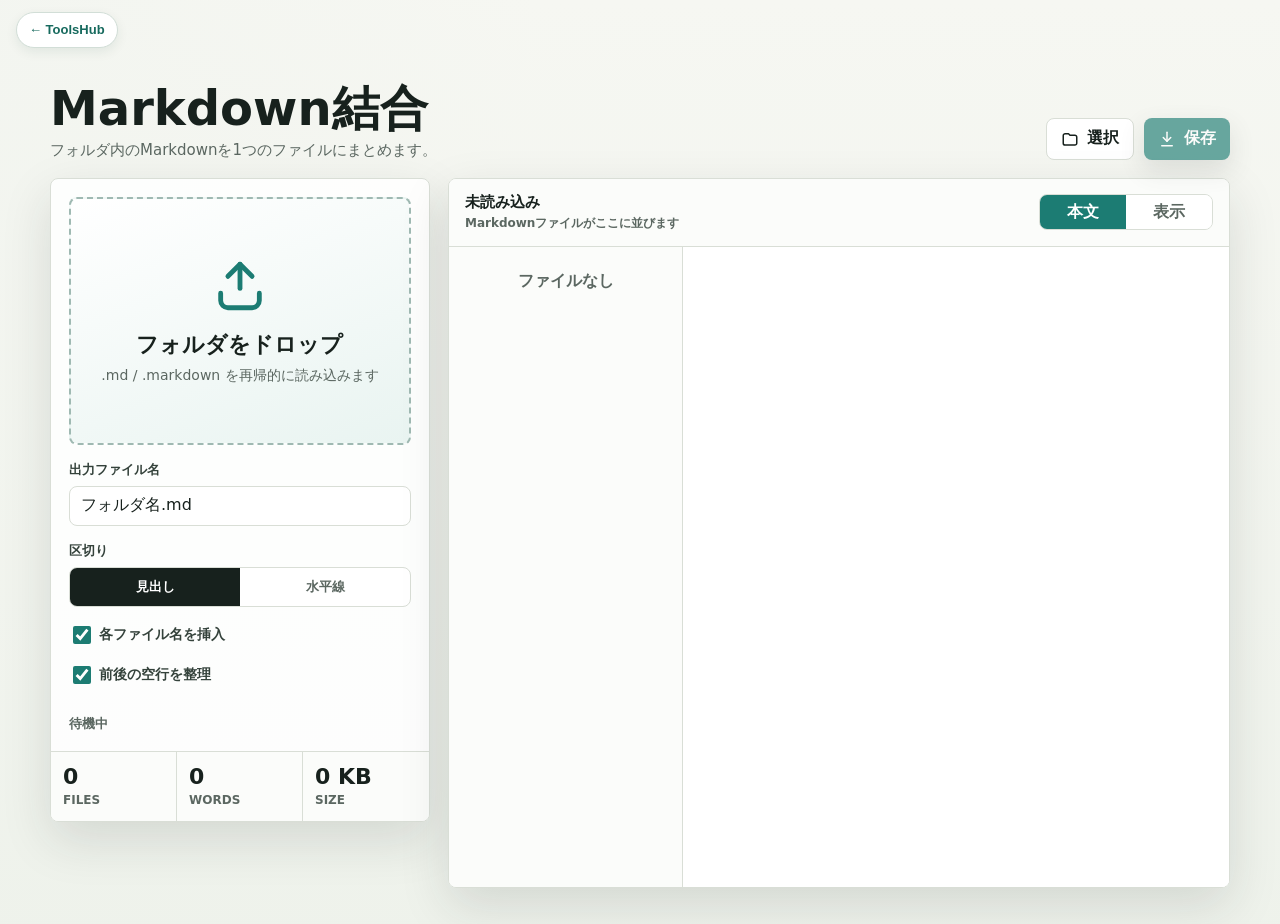
<file: tools/md-folder-combiner/index.html>
<!doctype html>
<html lang="ja">
<head>
  <meta charset="utf-8">
  <meta name="viewport" content="width=device-width, initial-scale=1">
  <title>Markdown結合</title>
  <style>
    :root {
      color-scheme: light;
      --bg: #f6f7f2;
      --panel: #ffffff;
      --ink: #17211d;
      --muted: #5b6761;
      --line: #d9ded6;
      --accent: #1c7c73;
      --accent-dark: #145b55;
      --warn: #b15b23;
      --soft: #e9f4f1;
      --shadow: 0 18px 50px rgba(28, 42, 36, 0.13);
    }

    * {
      box-sizing: border-box;
    }

    body {
      margin: 0;
      min-height: 100vh;
      background:
        linear-gradient(180deg, rgba(246, 247, 242, 0.92), rgba(238, 242, 235, 0.96)),
        radial-gradient(circle at top left, rgba(28, 124, 115, 0.16), transparent 34%),
        #f6f7f2;
      color: var(--ink);
      font-family: "Segoe UI", "Yu Gothic UI", Meiryo, system-ui, sans-serif;
      letter-spacing: 0;
    }

    button,
    input,
    select {
      font: inherit;
    }

    button {
      border: 0;
      cursor: pointer;
    }

    button:disabled {
      cursor: not-allowed;
      opacity: 0.48;
    }

    .app {
      width: min(1180px, calc(100vw - 32px));
      margin: 0 auto;
      padding: 28px 0 36px;
    }

    header {
      display: flex;
      align-items: end;
      justify-content: space-between;
      gap: 18px;
      margin-bottom: 18px;
    }

    h1 {
      margin: 0;
      font-size: clamp(28px, 5vw, 48px);
      line-height: 1.02;
      font-weight: 760;
    }

    .subhead {
      margin: 8px 0 0;
      color: var(--muted);
      font-size: 15px;
    }

    .actions {
      display: flex;
      flex-wrap: wrap;
      justify-content: flex-end;
      gap: 10px;
    }

    .button {
      display: inline-grid;
      grid-auto-flow: column;
      align-items: center;
      justify-content: center;
      gap: 8px;
      min-height: 42px;
      padding: 0 14px;
      border-radius: 8px;
      background: var(--ink);
      color: white;
      font-weight: 700;
      white-space: nowrap;
      box-shadow: 0 10px 24px rgba(23, 33, 29, 0.16);
    }

    .button.secondary {
      background: var(--panel);
      color: var(--ink);
      border: 1px solid var(--line);
      box-shadow: none;
    }

    .button.accent {
      background: var(--accent);
    }

    .icon {
      width: 18px;
      height: 18px;
      display: inline-block;
      fill: none;
      stroke: currentColor;
      stroke-width: 2;
      stroke-linecap: round;
      stroke-linejoin: round;
    }

    .layout {
      display: grid;
      grid-template-columns: minmax(300px, 380px) minmax(0, 1fr);
      gap: 18px;
      align-items: start;
    }

    .panel {
      background: rgba(255, 255, 255, 0.88);
      border: 1px solid var(--line);
      border-radius: 8px;
      box-shadow: var(--shadow);
      overflow: hidden;
    }

    .dropzone {
      display: grid;
      place-items: center;
      min-height: 248px;
      padding: 26px;
      border: 2px dashed #9fb9b2;
      border-radius: 8px;
      background: linear-gradient(160deg, #ffffff, var(--soft));
      text-align: center;
      transition: border-color 160ms ease, background 160ms ease, transform 160ms ease;
    }

    .dropzone.is-over {
      border-color: var(--accent);
      background: #eef9f6;
      transform: translateY(-1px);
    }

    .dropzone strong {
      display: block;
      margin-top: 12px;
      font-size: 22px;
      line-height: 1.25;
    }

    .dropzone span {
      display: block;
      margin-top: 8px;
      color: var(--muted);
      font-size: 14px;
    }

    .drop-icon {
      width: 58px;
      height: 58px;
      color: var(--accent);
    }

    .controls {
      display: grid;
      gap: 16px;
      padding: 18px;
    }

    .field {
      display: grid;
      gap: 7px;
    }

    .field label,
    .field-title {
      color: #34423b;
      font-size: 13px;
      font-weight: 700;
    }

    .text-input,
    .select {
      width: 100%;
      min-height: 40px;
      border: 1px solid var(--line);
      border-radius: 8px;
      background: white;
      color: var(--ink);
      padding: 0 11px;
    }

    .segmented {
      display: grid;
      grid-template-columns: 1fr 1fr;
      border: 1px solid var(--line);
      border-radius: 8px;
      overflow: hidden;
      background: white;
    }

    .segmented input {
      position: absolute;
      opacity: 0;
      pointer-events: none;
    }

    .segmented label {
      min-height: 38px;
      display: grid;
      place-items: center;
      color: var(--muted);
      font-size: 13px;
      font-weight: 700;
      cursor: pointer;
    }

    .segmented input:checked + label {
      background: var(--ink);
      color: white;
    }

    .checkline {
      display: grid;
      grid-template-columns: 20px 1fr;
      align-items: center;
      gap: 10px;
      color: #34423b;
      font-size: 14px;
      font-weight: 650;
    }

    .checkline input {
      width: 18px;
      height: 18px;
      accent-color: var(--accent);
    }

    .stats {
      display: grid;
      grid-template-columns: repeat(3, 1fr);
      border-top: 1px solid var(--line);
      background: #fbfcfa;
    }

    .stat {
      padding: 14px 12px;
      border-right: 1px solid var(--line);
    }

    .stat:last-child {
      border-right: 0;
    }

    .stat strong {
      display: block;
      font-size: 22px;
      line-height: 1;
    }

    .stat span {
      display: block;
      margin-top: 5px;
      color: var(--muted);
      font-size: 12px;
      font-weight: 700;
    }

    .workspace {
      display: grid;
      grid-template-rows: auto minmax(360px, calc(100vh - 260px));
    }

    .workspace-head {
      display: flex;
      align-items: center;
      justify-content: space-between;
      gap: 14px;
      padding: 14px 16px;
      border-bottom: 1px solid var(--line);
      background: #fbfcfa;
    }

    .workspace-title {
      min-width: 0;
    }

    .workspace-title strong {
      display: block;
      overflow: hidden;
      text-overflow: ellipsis;
      white-space: nowrap;
      font-size: 15px;
    }

    .workspace-title span {
      display: block;
      margin-top: 3px;
      color: var(--muted);
      font-size: 12px;
      font-weight: 650;
    }

    .tabs {
      display: inline-grid;
      grid-template-columns: 1fr 1fr;
      border: 1px solid var(--line);
      border-radius: 8px;
      overflow: hidden;
      flex: 0 0 auto;
    }

    .tab {
      min-width: 86px;
      min-height: 34px;
      padding: 0 12px;
      background: white;
      color: var(--muted);
      font-weight: 750;
    }

    .tab.active {
      background: var(--accent);
      color: white;
    }

    .content {
      min-height: 0;
      display: grid;
      grid-template-columns: minmax(210px, 30%) minmax(0, 1fr);
    }

    .file-list {
      min-height: 0;
      overflow: auto;
      border-right: 1px solid var(--line);
      background: #fbfcfa;
    }

    .file-row {
      display: grid;
      grid-template-columns: 28px minmax(0, 1fr);
      gap: 8px;
      align-items: center;
      padding: 10px 12px;
      border-bottom: 1px solid #edf0eb;
      color: #33433b;
      font-size: 13px;
    }

    .file-row .path {
      overflow: hidden;
      text-overflow: ellipsis;
      white-space: nowrap;
    }

    .file-row .size {
      margin-top: 2px;
      color: var(--muted);
      font-size: 11px;
    }

    .preview-wrap {
      min-width: 0;
      min-height: 0;
      display: grid;
      background: white;
    }

    textarea {
      width: 100%;
      height: 100%;
      min-height: 360px;
      resize: none;
      border: 0;
      outline: 0;
      padding: 18px;
      color: #1f2b26;
      font: 13px/1.62 Consolas, "Cascadia Mono", "Yu Gothic UI", monospace;
      background: white;
      tab-size: 2;
    }

    .rendered {
      display: none;
      min-height: 0;
      overflow: auto;
      padding: 18px 22px 32px;
      font-size: 15px;
      line-height: 1.72;
    }

    .rendered h1,
    .rendered h2,
    .rendered h3 {
      line-height: 1.25;
    }

    .rendered pre {
      overflow: auto;
      padding: 12px;
      border-radius: 8px;
      background: #f0f2ef;
    }

    .rendered code {
      font-family: Consolas, "Cascadia Mono", monospace;
    }

    .empty {
      display: grid;
      place-items: center;
      padding: 24px;
      color: var(--muted);
      text-align: center;
      font-weight: 700;
    }

    .hidden {
      display: none !important;
    }

    .status {
      margin-top: 12px;
      color: var(--muted);
      font-size: 13px;
      font-weight: 700;
    }

    .status.warn {
      color: var(--warn);
    }

    @media (max-width: 860px) {
      .app {
        width: min(100vw - 20px, 720px);
        padding-top: 18px;
      }

      header,
      .layout {
        grid-template-columns: 1fr;
        display: grid;
      }

      header {
        align-items: start;
      }

      .actions {
        justify-content: stretch;
      }

      .button {
        width: 100%;
      }

      .workspace {
        grid-template-rows: auto minmax(520px, 70vh);
      }

      .content {
        grid-template-columns: 1fr;
        grid-template-rows: 180px minmax(320px, 1fr);
      }

      .file-list {
        border-right: 0;
        border-bottom: 1px solid var(--line);
      }

      .workspace-head {
        align-items: stretch;
        flex-direction: column;
      }

      .tabs {
        width: 100%;
      }
    }
  </style>
  <link rel="stylesheet" href="../tool-common.css">
</head>
<body>
  <a class="hub-nav" href="../../">← ToolsHub</a>
  <main class="app">
    <header>
      <div>
        <h1>Markdown結合</h1>
        <p class="subhead">フォルダ内のMarkdownを1つのファイルにまとめます。</p>
      </div>
      <div class="actions">
        <label class="button secondary" for="folderInput">
          <svg class="icon" viewBox="0 0 24 24" aria-hidden="true"><path d="M3 7.5A2.5 2.5 0 0 1 5.5 5H10l2 2h6.5A2.5 2.5 0 0 1 21 9.5v8A2.5 2.5 0 0 1 18.5 20h-13A2.5 2.5 0 0 1 3 17.5z"></path></svg>
          選択
        </label>
        <button class="button accent" id="downloadBtn" disabled>
          <svg class="icon" viewBox="0 0 24 24" aria-hidden="true"><path d="M12 3v12"></path><path d="m7 10 5 5 5-5"></path><path d="M5 21h14"></path></svg>
          保存
        </button>
      </div>
    </header>

    <section class="layout">
      <aside class="panel">
        <div class="controls">
          <input id="folderInput" class="hidden" type="file" webkitdirectory directory multiple>
          <div id="dropzone" class="dropzone">
            <div>
              <svg class="drop-icon icon" viewBox="0 0 24 24" aria-hidden="true"><path d="M12 13V3"></path><path d="m7 8 5-5 5 5"></path><path d="M20 15v3a3 3 0 0 1-3 3H7a3 3 0 0 1-3-3v-3"></path></svg>
              <strong>フォルダをドロップ</strong>
              <span>.md / .markdown を再帰的に読み込みます</span>
            </div>
          </div>

          <div class="field">
            <label for="outputName">出力ファイル名</label>
            <input class="text-input" id="outputName" type="text" value="フォルダ名.md" spellcheck="false">
          </div>

          <div class="field">
            <div class="field-title">区切り</div>
            <div class="segmented">
              <input type="radio" name="separator" id="sepHeading" value="heading" checked>
              <label for="sepHeading">見出し</label>
              <input type="radio" name="separator" id="sepRule" value="rule">
              <label for="sepRule">水平線</label>
            </div>
          </div>

          <label class="checkline">
            <input id="includePath" type="checkbox" checked>
            <span>各ファイル名を挿入</span>
          </label>

          <label class="checkline">
            <input id="trimBlank" type="checkbox" checked>
            <span>前後の空行を整理</span>
          </label>

          <div id="status" class="status">待機中</div>
        </div>

        <div class="stats">
          <div class="stat"><strong id="fileCount">0</strong><span>FILES</span></div>
          <div class="stat"><strong id="wordCount">0</strong><span>WORDS</span></div>
          <div class="stat"><strong id="byteCount">0 KB</strong><span>SIZE</span></div>
        </div>
      </aside>

      <section class="panel workspace">
        <div class="workspace-head">
          <div class="workspace-title">
            <strong id="workspaceName">未読み込み</strong>
            <span id="workspaceMeta">Markdownファイルがここに並びます</span>
          </div>
          <div class="tabs" role="tablist" aria-label="表示切替">
            <button class="tab active" id="sourceTab" type="button">本文</button>
            <button class="tab" id="previewTab" type="button">表示</button>
          </div>
        </div>

        <div class="content">
          <div id="fileList" class="file-list">
            <div class="empty">ファイルなし</div>
          </div>
          <div class="preview-wrap">
            <textarea id="output" readonly spellcheck="false" aria-label="結合結果"></textarea>
            <article id="rendered" class="rendered"></article>
          </div>
        </div>
      </section>
    </section>
  </main>

  <script>
    const dropzone = document.getElementById("dropzone");
    const folderInput = document.getElementById("folderInput");
    const downloadBtn = document.getElementById("downloadBtn");
    const outputName = document.getElementById("outputName");
    const includePath = document.getElementById("includePath");
    const trimBlank = document.getElementById("trimBlank");
    const statusEl = document.getElementById("status");
    const fileCount = document.getElementById("fileCount");
    const wordCount = document.getElementById("wordCount");
    const byteCount = document.getElementById("byteCount");
    const workspaceName = document.getElementById("workspaceName");
    const workspaceMeta = document.getElementById("workspaceMeta");
    const fileList = document.getElementById("fileList");
    const output = document.getElementById("output");
    const rendered = document.getElementById("rendered");
    const sourceTab = document.getElementById("sourceTab");
    const previewTab = document.getElementById("previewTab");

    let markdownFiles = [];
    let combinedText = "";
    let rebuildVersion = 0;

    const formatBytes = (bytes) => {
      if (!bytes) return "0 KB";
      const units = ["B", "KB", "MB", "GB"];
      const power = Math.min(Math.floor(Math.log(bytes) / Math.log(1024)), units.length - 1);
      const value = bytes / Math.pow(1024, power);
      return `${value >= 10 ? value.toFixed(0) : value.toFixed(1)} ${units[power]}`;
    };

    const normalizePath = (path) => path.replaceAll("\\", "/").replace(/^\/+/, "");

    const isMarkdownFile = (file) => /\.(md|markdown)$/i.test(file.name);

    const sanitizeFileName = (name) => String(name || "combined")
      .trim()
      .replace(/[\\/:*?"<>|]+/g, "-")
      .replace(/\.+$/g, "") || "combined";

    const defaultOutputName = (folderName) => `${sanitizeFileName(folderName)}.md`;

    const setStatus = (message, isWarning = false) => {
      statusEl.textContent = message;
      statusEl.classList.toggle("warn", isWarning);
    };

    const getSeparatorMode = () => document.querySelector("input[name='separator']:checked").value;

    const readEntry = (entry, parentPath = "") => {
      if (entry.isFile) {
        return new Promise((resolve) => {
          entry.file((file) => {
            file.relativePath = normalizePath(parentPath + file.name);
            resolve(isMarkdownFile(file) ? [file] : []);
          }, () => resolve([]));
        });
      }

      if (!entry.isDirectory) return Promise.resolve([]);

      const reader = entry.createReader();
      const entries = [];

      return new Promise((resolve) => {
        const readBatch = () => {
          reader.readEntries(async (batch) => {
            if (!batch.length) {
              const children = await Promise.all(entries.map((child) => readEntry(child, `${parentPath}${entry.name}/`)));
              resolve(children.flat());
              return;
            }
            entries.push(...batch);
            readBatch();
          }, () => resolve([]));
        };
        readBatch();
      });
    };

    const readHandle = async (handle, parentPath = "") => {
      if (handle.kind === "file") {
        const file = await handle.getFile();
        file.relativePath = normalizePath(parentPath + file.name);
        return isMarkdownFile(file) ? [file] : [];
      }

      if (handle.kind !== "directory") return [];

      const files = [];
      const nextPath = `${parentPath}${handle.name}/`;
      for await (const child of handle.values()) {
        files.push(...await readHandle(child, nextPath));
      }
      return files;
    };

    const filesFromDrop = async (event) => {
      const items = Array.from(event.dataTransfer.items || []);
      const handleItems = items.filter((item) => typeof item.getAsFileSystemHandle === "function");

      if (handleItems.length) {
        const handles = (await Promise.all(handleItems.map((item) => item.getAsFileSystemHandle()))).filter(Boolean);
        const groups = await Promise.all(handles.map((handle) => readHandle(handle)));
        return groups.flat();
      }

      const entryItems = items
        .map((item) => item.webkitGetAsEntry ? item.webkitGetAsEntry() : null)
        .filter(Boolean);

      if (entryItems.length) {
        const groups = await Promise.all(entryItems.map((entry) => readEntry(entry)));
        return groups.flat();
      }

      return Array.from(event.dataTransfer.files || [])
        .filter(isMarkdownFile)
        .map((file) => {
          file.relativePath = normalizePath(file.webkitRelativePath || file.name);
          return file;
        });
    };

    const filesFromInput = (fileListValue) => Array.from(fileListValue || [])
      .filter(isMarkdownFile)
      .map((file) => {
        file.relativePath = normalizePath(file.webkitRelativePath || file.name);
        return file;
      });

    const readText = (file) => new Promise((resolve, reject) => {
      const reader = new FileReader();
      reader.onload = () => resolve(String(reader.result || ""));
      reader.onerror = () => reject(new Error(`${file.name} を読み取れませんでした`));
      reader.readAsText(file);
    });

    const rebuild = async () => {
      const version = ++rebuildVersion;
      if (!markdownFiles.length) {
        combinedText = "";
        output.value = "";
        rendered.innerHTML = "";
        downloadBtn.disabled = true;
        fileCount.textContent = "0";
        wordCount.textContent = "0";
        byteCount.textContent = "0 KB";
        return;
      }

      setStatus("結合中...");
      const mode = getSeparatorMode();
      const showPath = includePath.checked;
      const trim = trimBlank.checked;
      const chunks = [];

      try {
        for (const file of markdownFiles) {
          let text = await readText(file);
          if (version !== rebuildVersion) return;
          if (trim) text = text.trim();
          const path = file.relativePath.replace(/[\r\n]/g, " ");
          if (showPath) {
            if (mode === "heading") {
              chunks.push(`## ${path.replace(/\s*#+\s*$/, "")}\n\n${text}`);
            } else {
              chunks.push(`<!-- ${path.replace(/-->/g, "--&gt;")} -->\n\n${text}`);
            }
          } else {
            chunks.push(text);
          }
        }
      } catch (error) {
        if (version === rebuildVersion) {
          downloadBtn.disabled = true;
          setStatus(error.message, true);
        }
        return;
      }

      if (version !== rebuildVersion) return;
      const separator = mode === "heading" ? "\n\n" : "\n\n---\n\n";
      combinedText = chunks.join(separator).replace(/\n{4,}/g, "\n\n\n") + "\n";
      output.value = combinedText;
      rendered.innerHTML = renderMarkdown(combinedText);
      downloadBtn.disabled = false;
      fileCount.textContent = String(markdownFiles.length);
      wordCount.textContent = String((combinedText.match(/[\p{L}\p{N}_-]+/gu) || []).length);
      byteCount.textContent = formatBytes(new Blob([combinedText]).size);
      setStatus("完了");
    };

    const renderFileList = () => {
      if (!markdownFiles.length) {
        fileList.innerHTML = '<div class="empty">ファイルなし</div>';
        return;
      }

      fileList.innerHTML = markdownFiles.map((file) => `
        <div class="file-row" title="${escapeHtml(file.relativePath)}">
          <svg class="icon" viewBox="0 0 24 24" aria-hidden="true"><path d="M14 2H6a2 2 0 0 0-2 2v16a2 2 0 0 0 2 2h12a2 2 0 0 0 2-2V8z"></path><path d="M14 2v6h6"></path><path d="M8 13h8"></path><path d="M8 17h5"></path></svg>
          <div>
            <div class="path">${escapeHtml(file.relativePath)}</div>
            <div class="size">${formatBytes(file.size)}</div>
          </div>
        </div>
      `).join("");
    };

    const loadFiles = async (files, sourceLabel = "フォルダ") => {
      markdownFiles = files
        .filter(isMarkdownFile)
        .sort((a, b) => normalizePath(a.relativePath || a.name).localeCompare(normalizePath(b.relativePath || b.name), "ja"));

      markdownFiles.forEach((file) => {
        file.relativePath = normalizePath(file.relativePath || file.webkitRelativePath || file.name);
      });

      renderFileList();
      workspaceName.textContent = sourceLabel;
      outputName.value = defaultOutputName(sourceLabel);
      workspaceMeta.textContent = markdownFiles.length ? `${markdownFiles.length}件のMarkdown` : "Markdownファイルが見つかりません";
      setStatus(markdownFiles.length ? "読み込み完了" : "Markdownファイルが見つかりません", !markdownFiles.length);
      await rebuild();
    };

    const escapeHtml = (value) => String(value)
      .replaceAll("&", "&amp;")
      .replaceAll("<", "&lt;")
      .replaceAll(">", "&gt;")
      .replaceAll('"', "&quot;")
      .replaceAll("'", "&#039;");

    const renderInline = (value) => escapeHtml(value)
      .replace(/`([^`]+)`/g, "<code>$1</code>")
      .replace(/\*\*([^*]+)\*\*/g, "<strong>$1</strong>")
      .replace(/\*([^*]+)\*/g, "<em>$1</em>")
      .replace(/\[([^\]]+)\]\(([^)]+)\)/g, (_, label, url) => {
        const safe = /^(https?:\/\/|#|\.?\.?\/)/i.test(url) && !/^(?:\/\/|javascript:)/i.test(url);
        return safe ? `<a href="${url}" target="_blank" rel="noopener noreferrer">${label}</a>` : label;
      });

    const renderMarkdown = (markdown) => {
      const lines = markdown.split(/\r?\n/);
      const html = [];
      let inCode = false;
      let paragraph = [];

      const flushParagraph = () => {
        if (paragraph.length) {
          html.push(`<p>${renderInline(paragraph.join(" "))}</p>`);
          paragraph = [];
        }
      };

      for (const line of lines) {
        if (/^```/.test(line)) {
          if (inCode) {
            html.push("</code></pre>");
            inCode = false;
          } else {
            flushParagraph();
            html.push("<pre><code>");
            inCode = true;
          }
          continue;
        }

        if (inCode) {
          html.push(`${escapeHtml(line)}\n`);
          continue;
        }

        if (!line.trim()) {
          flushParagraph();
          continue;
        }

        const heading = line.match(/^(#{1,6})\s+(.+)$/);
        if (heading) {
          flushParagraph();
          const level = heading[1].length;
          html.push(`<h${level}>${renderInline(heading[2])}</h${level}>`);
          continue;
        }

        if (/^\s*---+\s*$/.test(line)) {
          flushParagraph();
          html.push("<hr>");
          continue;
        }

        const bullet = line.match(/^\s*[-*]\s+(.+)$/);
        if (bullet) {
          flushParagraph();
          html.push(`<ul><li>${renderInline(bullet[1])}</li></ul>`);
          continue;
        }

        paragraph.push(line);
      }

      flushParagraph();
      if (inCode) html.push("</code></pre>");
      return html.join("\n");
    };

    ["dragover", "drop"].forEach((eventName) => {
      window.addEventListener(eventName, (event) => {
        event.preventDefault();
      });
    });

    dropzone.addEventListener("dragover", (event) => {
      event.preventDefault();
      event.dataTransfer.dropEffect = "copy";
      dropzone.classList.add("is-over");
    });

    dropzone.addEventListener("dragleave", () => {
      dropzone.classList.remove("is-over");
    });

    dropzone.addEventListener("drop", async (event) => {
      event.preventDefault();
      dropzone.classList.remove("is-over");
      setStatus("読み込み中...");
      const files = await filesFromDrop(event);
      const firstPath = files[0]?.relativePath || "フォルダ";
      const label = firstPath.includes("/") ? firstPath.split("/")[0] : "ドロップしたファイル";
      await loadFiles(files, label);
    });

    folderInput.addEventListener("change", async () => {
      const files = filesFromInput(folderInput.files);
      const firstPath = files[0]?.relativePath || "フォルダ";
      const label = firstPath.includes("/") ? firstPath.split("/")[0] : "選択したファイル";
      await loadFiles(files, label);
    });

    [includePath, trimBlank, outputName].forEach((element) => {
      element.addEventListener("input", () => rebuild());
      element.addEventListener("change", () => rebuild());
    });

    document.querySelectorAll("input[name='separator']").forEach((element) => {
      element.addEventListener("change", () => rebuild());
    });

    sourceTab.addEventListener("click", () => {
      sourceTab.classList.add("active");
      previewTab.classList.remove("active");
      output.style.display = "block";
      rendered.style.display = "none";
    });

    previewTab.addEventListener("click", () => {
      previewTab.classList.add("active");
      sourceTab.classList.remove("active");
      output.style.display = "none";
      rendered.style.display = "block";
    });

    downloadBtn.addEventListener("click", () => {
      const fileName = sanitizeFileName(outputName.value || "combined.md");
      const finalName = /\.md$/i.test(fileName) ? fileName : `${fileName}.md`;
      const blob = new Blob([combinedText], { type: "text/markdown;charset=utf-8" });
      const url = URL.createObjectURL(blob);
      const anchor = document.createElement("a");
      anchor.href = url;
      anchor.download = finalName;
      document.body.appendChild(anchor);
      anchor.click();
      anchor.remove();
      setTimeout(() => URL.revokeObjectURL(url), 1000);
    });
  </script>
</body>
</html>
</file>
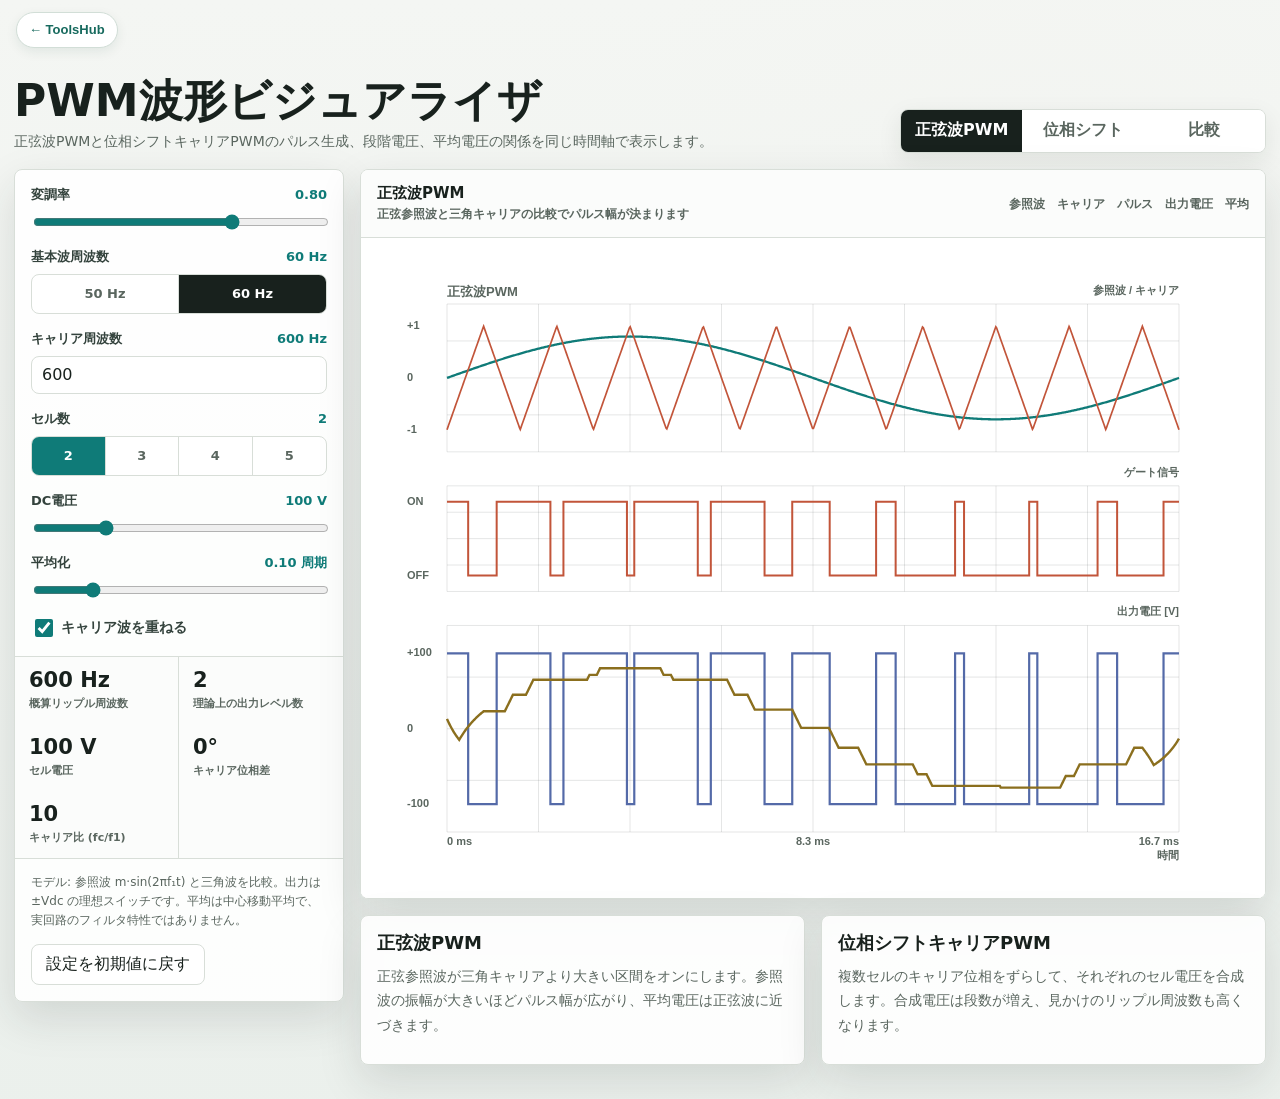
<file: tools/pwm-waveform-visualizer/index.html>
<!doctype html>
<html lang="ja">
<head>
  <meta charset="utf-8">
  <meta name="viewport" content="width=device-width, initial-scale=1">
  <title>PWM波形ビジュアライザ</title>
  <style>
    :root {
      color-scheme: light;
      --bg: #f4f6f3;
      --panel: #ffffff;
      --ink: #18211d;
      --muted: #5a665f;
      --line: #d8ded8;
      --accent: #0f7b78;
      --accent-2: #c2553a;
      --accent-3: #546aa8;
      --soft: #e7f3ef;
      --grid: rgba(24, 33, 29, 0.1);
      --shadow: 0 16px 44px rgba(28, 40, 35, 0.13);
    }

    * {
      box-sizing: border-box;
    }

    body {
      margin: 0;
      min-height: 100vh;
      background:
        linear-gradient(180deg, rgba(244, 246, 243, 0.96), rgba(235, 240, 236, 0.98)),
        radial-gradient(circle at 82% 12%, rgba(194, 85, 58, 0.12), transparent 28%),
        #f4f6f3;
      color: var(--ink);
      font-family: "Segoe UI", "Yu Gothic UI", Meiryo, system-ui, sans-serif;
      letter-spacing: 0;
    }

    button,
    input,
    select {
      font: inherit;
    }

    button {
      border: 0;
      cursor: pointer;
      touch-action: manipulation;
    }

    .app {
      width: min(1320px, calc(100vw - 28px));
      margin: 0 auto;
      padding: 22px 0 34px;
    }

    header {
      display: grid;
      grid-template-columns: minmax(0, 1fr) auto;
      gap: 16px;
      align-items: end;
      margin-bottom: 16px;
    }

    h1 {
      margin: 0;
      font-size: clamp(26px, 4vw, 44px);
      line-height: 1.05;
      font-weight: 780;
    }

    .subtitle {
      margin: 7px 0 0;
      color: var(--muted);
      font-size: 14px;
      line-height: 1.55;
    }

    .mode-tabs {
      display: inline-grid;
      grid-template-columns: repeat(3, 1fr);
      border: 1px solid var(--line);
      border-radius: 8px;
      overflow: hidden;
      background: var(--panel);
      box-shadow: 0 8px 24px rgba(24, 33, 29, 0.08);
    }

    .mode-tab {
      min-width: 112px;
      min-height: 42px;
      padding: 0 14px;
      color: var(--muted);
      background: var(--panel);
      font-weight: 760;
      white-space: nowrap;
    }

    .mode-tab.active {
      color: #fff;
      background: var(--ink);
    }

    .layout {
      display: grid;
      grid-template-columns: 330px minmax(0, 1fr);
      gap: 16px;
      align-items: start;
    }

    .panel {
      background: rgba(255, 255, 255, 0.9);
      border: 1px solid var(--line);
      border-radius: 8px;
      box-shadow: var(--shadow);
      overflow: hidden;
    }

    .controls {
      display: grid;
      gap: 16px;
      padding: 16px;
    }

    .control {
      display: grid;
      gap: 8px;
    }

    .label-row {
      display: flex;
      align-items: center;
      justify-content: space-between;
      gap: 10px;
      font-size: 13px;
      color: #34433d;
      font-weight: 760;
    }

    .value {
      color: var(--accent);
      font-variant-numeric: tabular-nums;
    }

    input[type="range"] {
      width: 100%;
      accent-color: var(--accent);
    }

    .select,
    .number {
      width: 100%;
      min-height: 38px;
      border: 1px solid var(--line);
      border-radius: 8px;
      background: #fff;
      color: var(--ink);
      padding: 0 10px;
    }

    .switch {
      display: grid;
      grid-template-columns: 20px minmax(0, 1fr);
      align-items: center;
      gap: 10px;
      font-size: 14px;
      font-weight: 700;
      color: #34433d;
    }

    .switch input {
      width: 18px;
      height: 18px;
      accent-color: var(--accent);
    }

    .cell-options {
      display: grid;
      grid-template-columns: repeat(4, 1fr);
      border: 1px solid var(--line);
      border-radius: 8px;
      overflow: hidden;
      background: #fff;
    }

    .cell-options input {
      position: absolute;
      opacity: 0;
      pointer-events: none;
    }

    .cell-options label {
      min-height: 38px;
      display: grid;
      place-items: center;
      color: var(--muted);
      font-size: 13px;
      font-weight: 780;
      cursor: pointer;
      border-right: 1px solid var(--line);
    }

    .cell-options label:last-child {
      border-right: 0;
    }

    .cell-options input:checked + label {
      background: var(--accent);
      color: #fff;
    }

    .frequency-options {
      display: grid;
      grid-template-columns: repeat(2, 1fr);
      border: 1px solid var(--line);
      border-radius: 8px;
      overflow: hidden;
      background: #fff;
    }

    .frequency-options input {
      position: absolute;
      opacity: 0;
      pointer-events: none;
    }

    .frequency-options label {
      min-height: 38px;
      display: grid;
      place-items: center;
      color: var(--muted);
      font-size: 13px;
      font-weight: 780;
      cursor: pointer;
      border-right: 1px solid var(--line);
    }

    .frequency-options label:last-child {
      border-right: 0;
    }

    .frequency-options input:checked + label {
      background: var(--ink);
      color: #fff;
    }

    .icon {
      width: 17px;
      height: 17px;
      display: inline-block;
      fill: none;
      stroke: currentColor;
      stroke-width: 2;
      stroke-linecap: round;
      stroke-linejoin: round;
    }

    .stats {
      display: grid;
      grid-template-columns: repeat(2, 1fr);
      border-top: 1px solid var(--line);
      background: #fbfcfb;
    }

    .stat {
      padding: 13px 14px;
      border-right: 1px solid var(--line);
    }

    .stat:nth-child(2n) {
      border-right: 0;
    }

    .stat strong {
      display: block;
      font-size: 21px;
      line-height: 1;
      font-variant-numeric: tabular-nums;
    }

    .stat span {
      display: block;
      margin-top: 5px;
      color: var(--muted);
      font-size: 11px;
      font-weight: 760;
    }

    .workspace {
      display: grid;
      gap: 16px;
    }

    .scope {
      display: grid;
      grid-template-rows: auto minmax(420px, calc(100vh - 240px));
    }

    .scope-head {
      display: flex;
      justify-content: space-between;
      align-items: center;
      gap: 12px;
      padding: 14px 16px;
      border-bottom: 1px solid var(--line);
      background: #fbfcfb;
    }

    .scope-head strong {
      display: block;
      font-size: 15px;
    }

    .scope-head span {
      display: block;
      margin-top: 3px;
      color: var(--muted);
      font-size: 12px;
      font-weight: 680;
    }

    .legend {
      display: flex;
      flex-wrap: wrap;
      gap: 8px 12px;
      justify-content: flex-end;
      color: var(--muted);
      font-size: 12px;
      font-weight: 760;
    }

    .legend-item {
      display: inline-grid;
      grid-auto-flow: column;
      align-items: center;
      gap: 6px;
      white-space: nowrap;
    }

    .swatch {
      width: 22px;
      height: 3px;
      border-radius: 999px;
      background: var(--ink);
    }

    .swatch.sine { background: var(--accent); }
    .swatch.carrier { background: var(--accent-2); }
    .swatch.pulse { background: var(--ink); }
    .swatch.voltage { background: var(--accent-3); }
    .swatch.filtered { background: #8b6f1e; }

    canvas {
      width: 100%;
      height: 100%;
      display: block;
      background: #fff;
    }

    .cards {
      display: grid;
      grid-template-columns: repeat(2, minmax(0, 1fr));
      gap: 16px;
    }

    .info {
      padding: 16px;
      min-height: 150px;
    }

    .info h2 {
      margin: 0 0 10px;
      font-size: 18px;
      line-height: 1.25;
    }

    .info p {
      margin: 0;
      color: var(--muted);
      font-size: 14px;
      line-height: 1.72;
    }

    .hidden {
      display: none !important;
    }

    @media (max-width: 960px) {
      .app {
        width: min(100vw - 18px, 760px);
        padding-top: 16px;
      }

      header,
      .layout,
      .cards {
        grid-template-columns: 1fr;
      }

      header {
        align-items: start;
      }

      .mode-tabs {
        width: 100%;
      }

      .mode-tab {
        min-width: 0;
        padding: 0 8px;
        font-size: 13px;
      }

      .scope {
        grid-template-rows: auto min(800px, calc(100svh - 120px));
      }

      .scope-head {
        align-items: stretch;
        flex-direction: column;
      }

      .legend {
        justify-content: flex-start;
      }
    }

    @media (max-width: 480px) {
      .app {
        width: calc(100vw - 12px);
        padding: 10px 0 20px;
      }

      h1 {
        font-size: 22px;
      }

      .subtitle {
        font-size: 12px;
      }

      .controls {
        padding: 12px;
        gap: 12px;
      }

      .scope {
        grid-template-rows: auto min(760px, calc(100svh - 120px));
      }

      .scope-head {
        padding: 10px 12px;
      }

      .scope-head strong {
        font-size: 13px;
      }

      .scope-head span {
        font-size: 11px;
      }

      .stat {
        padding: 10px 10px;
      }

      .stat strong {
        font-size: 17px;
      }

      .stat span {
        font-size: 10px;
      }

      .label-row {
        font-size: 12px;
      }

      .legend {
        gap: 6px 10px;
        font-size: 11px;
      }

      .cell-options label,
      .frequency-options label {
        font-size: 12px;
        min-height: 34px;
      }

      .cards {
        grid-template-columns: 1fr;
      }
    }
    .method-note { margin: 0; padding: 14px 16px; border-top: 1px solid var(--line); color: var(--muted); font-size: 12px; line-height: 1.6; }
    .reset-controls { margin: 0 16px 16px; padding: 9px 14px; border: 1px solid var(--line); border-radius: 8px; color: var(--ink); background: var(--panel); }
    .reset-controls:hover { background: var(--soft); }
  </style>
  <link rel="stylesheet" href="../tool-common.css">
</head>
<body>
  <a class="hub-nav" href="../../">← ToolsHub</a>
  <main class="app">
    <header>
      <div>
        <h1>PWM波形ビジュアライザ</h1>
        <p class="subtitle">正弦波PWMと位相シフトキャリアPWMのパルス生成、段階電圧、平均電圧の関係を同じ時間軸で表示します。</p>
      </div>
      <div class="mode-tabs" role="tablist" aria-label="PWM方式">
        <button class="mode-tab active" type="button" data-mode="spwm">正弦波PWM</button>
        <button class="mode-tab" type="button" data-mode="pscpwm">位相シフト</button>
        <button class="mode-tab" type="button" data-mode="compare">比較</button>
      </div>
    </header>

    <section class="layout">
      <aside class="panel">
        <div class="controls">
          <div class="control">
            <div class="label-row"><label for="modulation">変調率</label><span class="value" id="modulationValue">0.80</span></div>
            <input id="modulation" type="range" min="0.05" max="1.15" step="0.01" value="0.80">
          </div>

          <div class="control">
            <div class="label-row"><label for="fundamental">基本波周波数</label><span class="value" id="fundamentalValue">50 Hz</span></div>
            <div class="frequency-options" id="fundamental">
              <input type="radio" name="fundamental" id="fundamental50" value="50">
              <label for="fundamental50">50 Hz</label>
              <input type="radio" name="fundamental" id="fundamental60" value="60" checked>
              <label for="fundamental60">60 Hz</label>
            </div>
          </div>

          <div class="control">
            <div class="label-row"><label for="carrierFrequency">キャリア周波数</label><span class="value" id="carrierFrequencyValue">600 Hz</span></div>
            <input class="number" id="carrierFrequency" type="number" min="100" max="5000" step="50" value="600">
          </div>

          <div class="control">
            <div class="label-row"><label for="cells">セル数</label><span class="value" id="cellsValue">3</span></div>
            <div class="cell-options" id="cells">
              <input type="radio" name="cells" id="cells2" value="2" checked>
              <label for="cells2">2</label>
              <input type="radio" name="cells" id="cells3" value="3">
              <label for="cells3">3</label>
              <input type="radio" name="cells" id="cells4" value="4">
              <label for="cells4">4</label>
              <input type="radio" name="cells" id="cells5" value="5">
              <label for="cells5">5</label>
            </div>
          </div>

          <div class="control">
            <div class="label-row"><label for="dcVoltage">DC電圧</label><span class="value" id="dcVoltageValue">100 V</span></div>
            <input id="dcVoltage" type="range" min="40" max="300" step="10" value="100">
          </div>

          <div class="control">
            <div class="label-row"><label for="filter">平均化</label><span class="value" id="filterValue">0.10 周期</span></div>
            <input id="filter" type="range" min="0.02" max="0.45" step="0.01" value="0.10">
          </div>


          <label class="switch">
            <input id="showCarriers" type="checkbox" checked>
            <span>キャリア波を重ねる</span>
          </label>
        </div>

        <div class="stats">
          <div class="stat"><strong id="switchFreq">900 Hz</strong><span>概算リップル周波数</span></div>
          <div class="stat"><strong id="levels">2</strong><span>理論上の出力レベル数</span></div>
          <div class="stat"><strong id="peakVoltage">100 V</strong><span>セル電圧</span></div>
          <div class="stat"><strong id="phaseStep">120°</strong><span>キャリア位相差</span></div>
          <div class="stat"><strong id="carrierRatio">18</strong><span>キャリア比 (fc/f1)</span></div>
        </div>
        <p class="method-note" id="methodNote">モデル: 参照波 m·sin(2πf₁t) と三角波を比較。出力は ±Vdc の理想スイッチです。平均は中心移動平均で、実回路のフィルタ特性ではありません。</p>
        <button class="reset-controls" id="resetControls" type="button">設定を初期値に戻す</button>
      </aside>

      <section class="workspace">
        <section class="panel scope">
          <div class="scope-head">
            <div>
              <strong id="scopeTitle">正弦波PWM</strong>
              <span id="scopeMeta">正弦参照波と三角キャリアの比較でパルス幅が決まります</span>
            </div>
            <div class="legend">
              <span class="legend-item"><i class="swatch sine"></i>参照波</span>
              <span class="legend-item"><i class="swatch carrier"></i>キャリア</span>
              <span class="legend-item"><i class="swatch pulse"></i>パルス</span>
              <span class="legend-item"><i class="swatch voltage"></i>出力電圧</span>
              <span class="legend-item"><i class="swatch filtered"></i>平均</span>
            </div>
          </div>
          <canvas id="scopeCanvas" width="1200" height="720" aria-label="PWM波形"></canvas>
        </section>

        <section class="cards">
          <article class="panel info" id="spwmInfo">
            <h2>正弦波PWM</h2>
            <p>正弦参照波が三角キャリアより大きい区間をオンにします。参照波の振幅が大きいほどパルス幅が広がり、平均電圧は正弦波に近づきます。</p>
          </article>
          <article class="panel info" id="pscpwmInfo">
            <h2>位相シフトキャリアPWM</h2>
            <p>複数セルのキャリア位相をずらして、それぞれのセル電圧を合成します。合成電圧は段数が増え、見かけのリップル周波数も高くなります。</p>
          </article>
        </section>
      </section>
    </section>
  </main>

  <script>
    const canvas = document.getElementById("scopeCanvas");
    const ctx = canvas.getContext("2d");
    const tabs = Array.from(document.querySelectorAll(".mode-tab"));
    const controls = {
      modulation: document.getElementById("modulation"),
      fundamental: document.getElementById("fundamental"),
      carrierFrequency: document.getElementById("carrierFrequency"),
      cells: document.getElementById("cells"),
      dcVoltage: document.getElementById("dcVoltage"),
      filter: document.getElementById("filter"),
      showCarriers: document.getElementById("showCarriers")
    };

    const labels = {
      modulation: document.getElementById("modulationValue"),
      fundamental: document.getElementById("fundamentalValue"),
      carrierFrequency: document.getElementById("carrierFrequencyValue"),
      cells: document.getElementById("cellsValue"),
      dcVoltage: document.getElementById("dcVoltageValue"),
      filter: document.getElementById("filterValue"),
      switchFreq: document.getElementById("switchFreq"),
      levels: document.getElementById("levels"),
      peakVoltage: document.getElementById("peakVoltage"),
      phaseStep: document.getElementById("phaseStep"),
      carrierRatio: document.getElementById("carrierRatio"),
      title: document.getElementById("scopeTitle"),
      meta: document.getElementById("scopeMeta")
    };

    let mode = "spwm";

    const colors = {
      ink: "#18211d",
      muted: "#5a665f",
      grid: "rgba(24, 33, 29, 0.11)",
      sine: "#0f7b78",
      carrier: "#c2553a",
      pulse: "#18211d",
      voltage: "#546aa8",
      filtered: "#8b6f1e",
      cell: ["#2563c4", "#d4500a", "#0f7b78", "#7e5aa7", "#927532"]
    };

    const getParams = () => {
      const fundamental = Number(document.querySelector("input[name='fundamental']:checked").value);
      const carrierFrequency = Math.min(5000, Math.max(100, Number(controls.carrierFrequency.value) || 600));
      return {
        modulation: Number(controls.modulation.value),
        fundamental,
        carrierFrequency,
        carrierRatio: carrierFrequency / fundamental,
        cells: Number(document.querySelector("input[name='cells']:checked").value),
        dcVoltage: Number(controls.dcVoltage.value),
        filter: Number(controls.filter.value),
        showCarriers: controls.showCarriers.checked
      };
    };

    const triangle = (phase) => {
      const x = ((phase % 1) + 1) % 1;
      return 1 - 4 * Math.abs(x - 0.5);
    };

    const reference = (x, modulation) => modulation * Math.sin(2 * Math.PI * x);

    const spwm = (x, p) => {
      const ref = reference(x, p.modulation);
      const carrier = triangle(x * p.carrierRatio);
      const pulse = ref >= carrier ? 1 : 0;
      const voltage = pulse ? p.dcVoltage : -p.dcVoltage;
      return { ref, carrier, pulse, voltage, cells: [voltage] };
    };

    const pscPwm = (x, p) => {
      const ref = reference(x, p.modulation);
      const cells = [];
      let voltage = 0;
      // 半ブリッジセル: 上アーム(-ref比較) / 下アーム(ref比較)、位相シフト360°/N
      // 出力 = 下アーム合計 - 上アーム合計 → AC振幅 m×Vdc
      const cellDcVoltage = p.dcVoltage / p.cells;
      let lowerVoltage = 0;
      let upperVoltage = 0;

      for (let i = 0; i < p.cells; i += 1) {
        const shift = i / p.cells;
        const carrier = triangle(x * p.carrierRatio + shift);
        const lowerOn = ref >= carrier;
        const lowerV = lowerOn ? cellDcVoltage : 0;
        cells.push(lowerV);
        lowerVoltage += lowerV;
        // 偶数N: 上アームを360°/(2N)インターリーブ（180°ペア解消）
        // 奇数N: インターリーブ不要（既にキャリアが均等配置）
        const upperShift = p.cells % 2 === 0 ? 0.5 / p.cells : 0;
        upperVoltage += (-ref) >= triangle(x * p.carrierRatio + shift + upperShift) ? cellDcVoltage : 0;
      }

      voltage = lowerVoltage - upperVoltage;

      const carrier = triangle(x * p.carrierRatio);
      const pulse = cells[0] > 0 ? 1 : 0;
      return { ref, carrier, pulse, voltage, cells, cellDcVoltage };
    };

    const mixed = (x, p, activeMode) => activeMode === "pscpwm" ? pscPwm(x, p) : spwm(x, p);

    const averageSeries = (series, windowSamples) => {
      const prefix = [0];
      for (const value of series) prefix.push(prefix[prefix.length - 1] + value);
      const radius = Math.max(1, Math.floor(windowSamples / 2));
      return series.map((_, index) => {
        const start = Math.max(0, index - radius);
        const end = Math.min(series.length, index + radius + 1);
        return (prefix[end] - prefix[start]) / (end - start);
      });
    };

    let ui = { tickSize: 11, labelSize: 13, keySize: 12, yOffset: 40, keyItemW: 128 };

    const formatNumber = (value, digits = 1) => {
      const rounded = Number(value.toFixed(digits));
      return String(rounded);
    };

    const drawGrid = (plot, axis = {}) => {
      ctx.strokeStyle = colors.grid;
      ctx.lineWidth = 1;
      ctx.beginPath();
      for (let i = 0; i <= 8; i += 1) {
        const x = plot.x + plot.w * i / 8;
        ctx.moveTo(x, plot.y);
        ctx.lineTo(x, plot.y + plot.h);
      }
      for (let i = 0; i <= 4; i += 1) {
        const y = plot.y + plot.h * i / 4;
        ctx.moveTo(plot.x, y);
        ctx.lineTo(plot.x + plot.w, y);
      }
      ctx.stroke();

      ctx.fillStyle = colors.muted;
      ctx.font = `700 ${ui.tickSize}px Segoe UI, Yu Gothic UI, sans-serif`;
      ctx.textBaseline = "middle";

      if (axis.yLabel) {
        ctx.textBaseline = "alphabetic";
        ctx.textAlign = "right";
        ctx.fillText(axis.yLabel, plot.x + plot.w, plot.y - 10);
        ctx.textAlign = "left";
        ctx.textBaseline = "middle";
      }

      if (axis.yTicks) {
        axis.yTicks.forEach((tick) => {
          const y = plot.y + plot.h / 2 - (tick.value / axis.range) * plot.h * 0.42;
          ctx.fillText(tick.label, plot.x - ui.yOffset, y);
        });
      }

      if (axis.showTime) {
        const periodMs = 1000 / axis.fundamental;
        ctx.textBaseline = "top";
        [
          { x: 0, label: "0 ms" },
          { x: 0.5, label: `${formatNumber(periodMs / 2)} ms` },
          { x: 1, label: `${formatNumber(periodMs)} ms` }
        ].forEach((tick) => {
          const x = plot.x + plot.w * tick.x;
          const align = tick.x === 0 ? "left" : tick.x === 1 ? "right" : "center";
          ctx.textAlign = align;
          ctx.fillText(tick.label, x, plot.y + plot.h + 4);
        });
        ctx.textAlign = "right";
        ctx.fillText("時間", plot.x + plot.w, plot.y + plot.h + 18);
        ctx.textAlign = "left";
      }
    };

    const drawLabel = (text, x, y) => {
      ctx.fillStyle = colors.muted;
      ctx.font = `700 ${ui.labelSize}px Segoe UI, Yu Gothic UI, sans-serif`;
      ctx.fillText(text, x, y);
    };

    const drawSeriesKey = (items, x, y) => {
      ctx.textBaseline = "middle";
      ctx.font = `700 ${ui.keySize}px Segoe UI, Yu Gothic UI, sans-serif`;
      let cursor = x;
      items.forEach((item) => {
        ctx.strokeStyle = item.color;
        ctx.lineWidth = 3;
        ctx.beginPath();
        ctx.moveTo(cursor, y);
        ctx.lineTo(cursor + 20, y);
        ctx.stroke();
        ctx.fillStyle = colors.muted;
        ctx.fillText(item.label, cursor + 26, y);
        cursor += (item.width || ui.keyItemW) * (ui.keySize / 12);
      });
      ctx.textBaseline = "alphabetic";
    };

    const drawLine = (points, plot, range, color, width = 2) => {
      ctx.strokeStyle = color;
      ctx.lineWidth = width;
      ctx.beginPath();
      points.forEach((value, index) => {
        const x = plot.x + plot.w * index / (points.length - 1);
        const y = plot.y + plot.h / 2 - (value / range) * plot.h * 0.42;
        if (index === 0) ctx.moveTo(x, y);
        else ctx.lineTo(x, y);
      });
      ctx.stroke();
    };

    const drawStep = (points, plot, range, color, width = 2) => {
      ctx.strokeStyle = color;
      ctx.lineWidth = width;
      ctx.beginPath();
      points.forEach((value, index) => {
        const x = plot.x + plot.w * index / (points.length - 1);
        const y = plot.y + plot.h / 2 - (value / range) * plot.h * 0.42;
        if (index === 0) {
          ctx.moveTo(x, y);
          return;
        }
        const prevY = plot.y + plot.h / 2 - (points[index - 1] / range) * plot.h * 0.42;
        ctx.lineTo(x, prevY);
        ctx.lineTo(x, y);
      });
      ctx.stroke();
    };

    const drawPulseBand = (points, plot, range, color) => {
      const center = plot.y + plot.h / 2;
      ctx.fillStyle = color;
      points.forEach((value, index) => {
        const x = plot.x + plot.w * index / points.length;
        const w = Math.ceil(plot.w / points.length) + 1;
        const normalized = value / range;
        const y = center - normalized * plot.h * 0.38;
        const h = Math.max(2, Math.abs(center - y));
        ctx.fillRect(x, Math.min(center, y), w, h);
      });
    };

    const collectSeries = (activeMode, p, samples = 900) => {
      const ref = [];
      const carrier = [];
      const pulse = [];
      const voltage = [];
      const cellSeries = Array.from({ length: activeMode === "pscpwm" ? p.cells : 1 }, () => []);

      for (let i = 0; i < samples; i += 1) {
        const x = i / (samples - 1);
        const sample = mixed(x, p, activeMode);
        ref.push(sample.ref);
        carrier.push(sample.carrier);
        pulse.push(sample.pulse);
        voltage.push(sample.voltage);
        sample.cells.forEach((value, cellIndex) => cellSeries[cellIndex].push(value));
      }

      return { ref, carrier, pulse, voltage, cellSeries };
    };

    const drawMode = (activeMode, area, title, p) => {
      const series = collectSeries(activeMode, p, Math.max(900, Math.ceil(p.carrierRatio * 24)));
      const maxVoltage = p.dcVoltage;
      const cellDcVoltage = activeMode === "pscpwm" ? p.dcVoltage / p.cells : p.dcVoltage;
      const averaged = averageSeries(series.voltage, Math.max(3, Math.round(series.voltage.length * p.filter)));
      const plotGap = 34;
      const topH = area.h * 0.28;
      const pulseH = area.h * 0.2;
      const bottomH = area.h - topH - pulseH - plotGap * 2;
      const top = { x: area.x, y: area.y, w: area.w, h: topH };
      const pulse = { x: area.x, y: top.y + top.h + plotGap, w: area.w, h: pulseH };
      const bottom = { x: area.x, y: pulse.y + pulse.h + plotGap, w: area.w, h: bottomH };

      drawLabel(title, area.x, area.y - 8);
      drawGrid(top, {
        yLabel: "参照波 / キャリア",
        range: 1.2,
        yTicks: [
          { value: 1, label: "+1" },
          { value: 0, label: "0" },
          { value: -1, label: "-1" }
        ],
        fundamental: p.fundamental
      });
      drawLine(series.ref, top, 1.2, colors.sine, 2.3);
      if (p.showCarriers) {
        if (activeMode === "pscpwm") {
          for (let i = 0; i < p.cells; i += 1) {
            const shifted = series.carrier.map((_, index) => triangle(index / (series.carrier.length - 1) * p.carrierRatio + i / p.cells));
            drawLine(shifted, top, 1.2, colors.cell[i % colors.cell.length], 1.5);
          }
        } else {
          drawLine(series.carrier, top, 1.2, colors.carrier, 1.7);
        }
      }

      if (activeMode === "pscpwm") {
        drawGrid(pulse, {
          yLabel: "ゲート信号 (全セル)",
          range: 0.6,
          yTicks: [{ value: 0.5, label: "ON" }, { value: -0.5, label: "OFF" }],
          fundamental: p.fundamental
        });
        series.cellSeries.forEach((cellValues, i) => {
          drawStep(cellValues.map(v => v > 0 ? 0.5 : -0.5), pulse, 0.6, colors.cell[i % colors.cell.length], 1.5);
        });
      } else {
        drawGrid(pulse, {
          yLabel: "ゲート信号",
          range: 0.6,
          yTicks: [{ value: 0.5, label: "ON" }, { value: -0.5, label: "OFF" }],
          fundamental: p.fundamental
        });
        drawStep(series.pulse.map(v => v - 0.5), pulse, 0.6, colors.carrier, 2);
      }


      drawGrid(bottom, {
        yLabel: activeMode === "pscpwm" ? "出力電圧 (上下アーム差) [V]" : "出力電圧 [V]",
        range: maxVoltage * 1.15,
        yTicks: [
          { value: maxVoltage, label: `+${formatNumber(maxVoltage)}` },
          { value: 0, label: "0" },
          { value: -maxVoltage, label: `-${formatNumber(maxVoltage)}` }
        ],
        showTime: true,
        fundamental: p.fundamental
      });
      drawStep(series.voltage, bottom, maxVoltage * 1.15, colors.voltage, 2.2);
      drawLine(averaged, bottom, maxVoltage * 1.15, colors.filtered, 2.4);
    };

    const drawCompare = (area, p) => {
      const spwmSeries = collectSeries("spwm", p, 900);
      const pscSeries = collectSeries("pscpwm", p, 900);
      const spwmAverage = averageSeries(spwmSeries.voltage, Math.max(3, Math.round(spwmSeries.voltage.length * p.filter)));
      const pscAverage = averageSeries(pscSeries.voltage, Math.max(3, Math.round(pscSeries.voltage.length * p.filter)));
      const gap = 36;
      // gate and voltage are half height; carrier and average take the rest equally
      const unit  = (area.h - gap * 3) / 8;
      const smallH = unit;
      const bigH   = unit * 3;
      const carrierPlot = { x: area.x, y: area.y,                             w: area.w, h: bigH   };
      const gateLane    = { x: area.x, y: carrierPlot.y + bigH   + gap,       w: area.w, h: smallH };
      const voltagePlot = { x: area.x, y: gateLane.y    + smallH + gap,       w: area.w, h: smallH };
      const averagePlot = { x: area.x, y: voltagePlot.y + smallH + gap,       w: area.w, h: bigH   };

      drawSeriesKey([
        { label: "正弦波PWM", color: colors.sine, width: 130 },
        { label: "位相シフトPWM", color: colors.carrier, width: 160 }
      ], area.x, area.y - 10);
      drawGrid(carrierPlot, {
        yLabel: "参照波",
        range: 1.2,
        yTicks: [
          { value: 1, label: "+1" },
          { value: 0, label: "0" },
          { value: -1, label: "-1" }
        ],
        fundamental: p.fundamental
      });
      drawLine(spwmSeries.ref, carrierPlot, 1.2, colors.sine, 2.2);

      drawGrid(gateLane, {
        yLabel: "ゲート信号",
        range: 0.6,
        yTicks: [{ value: 0.5, label: "ON" }, { value: -0.5, label: "OFF" }],
        fundamental: p.fundamental
      });
      drawStep(spwmSeries.pulse.map(v => v - 0.5), gateLane, 0.6, colors.sine, 2);
      pscSeries.cellSeries.forEach((cellValues) => {
        drawStep(cellValues.map(v => v > 0 ? 0.5 : -0.5), gateLane, 0.6, colors.carrier, 1.5);
      });

      drawGrid(voltagePlot, {
        yLabel: "出力電圧 [V]",
        range: p.dcVoltage * 1.15,
        yTicks: [
          { value: p.dcVoltage, label: `+${p.dcVoltage}` },
          { value: 0, label: "0" },
          { value: -p.dcVoltage, label: `-${p.dcVoltage}` }
        ],
        fundamental: p.fundamental
      });
      drawStep(spwmSeries.voltage, voltagePlot, p.dcVoltage * 1.15, colors.sine, 1.9);
      drawStep(pscSeries.voltage, voltagePlot, p.dcVoltage * 1.15, colors.carrier, 1.9);

      drawGrid(averagePlot, {
        yLabel: "平均電圧 [V]",
        range: p.dcVoltage * 1.15,
        yTicks: [
          { value: p.dcVoltage, label: `+${p.dcVoltage}` },
          { value: 0, label: "0" },
          { value: -p.dcVoltage, label: `-${p.dcVoltage}` }
        ],
        showTime: true,
        fundamental: p.fundamental
      });
      drawLine(spwmAverage, averagePlot, p.dcVoltage * 1.15, colors.sine, 2.4);
      drawLine(pscAverage, averagePlot, p.dcVoltage * 1.15, colors.carrier, 2.4);
    };

    const resizeCanvas = () => {
      const rect = canvas.getBoundingClientRect();
      const dpr = window.devicePixelRatio || 1;
      const w = rect.width  || canvas.offsetWidth;
      const h = rect.height || canvas.offsetHeight;
      canvas.width  = Math.max(280, Math.floor(w * dpr));
      canvas.height = Math.max(300, Math.floor(h * dpr));
      ctx.setTransform(dpr, 0, 0, dpr, 0, 0);
    };

    const updateLabels = (p) => {
      labels.modulation.textContent = p.modulation.toFixed(2) + (p.modulation > 1 ? '（過変調）' : '');
      labels.fundamental.textContent = `${p.fundamental} Hz`;
      labels.carrierFrequency.textContent = `${Math.round(p.carrierFrequency)} Hz`;
      labels.cells.textContent = String(p.cells);
      labels.dcVoltage.textContent = `${p.dcVoltage} V`;
      labels.filter.textContent = `${p.filter.toFixed(2)} 周期`;
      const isPsc = mode === "pscpwm" || mode === "compare";
      const freqMult = isPsc ? p.cells : 1;
      labels.switchFreq.textContent = `${Math.round(p.carrierFrequency * freqMult)} Hz`;
      labels.levels.textContent = isPsc ? String(p.cells * 2 + 1) : "2";
      const cellVdc = isPsc ? p.dcVoltage / p.cells : p.dcVoltage;
      labels.peakVoltage.textContent = isPsc ? `${formatNumber(cellVdc)} V / セル` : `${p.dcVoltage} V`;
      labels.phaseStep.textContent = isPsc
        ? `${Math.round(360 / p.cells)}°`
        : "0°";
      labels.carrierRatio.textContent = formatNumber(p.carrierRatio, 1);
      document.getElementById('methodNote').textContent = isPsc
        ? 'モデル: Nセルの各キャリアを360°/Nずらし、上下アームの電圧差を合成。各セル電圧は Vdc/N。表示値は理想スイッチの概算で、実機の損失・デッドタイムは含みません。'
        : 'モデル: 参照波 m·sin(2πf₁t) と三角波を比較。出力は ±Vdc の理想スイッチです。平均は中心移動平均で、実回路のフィルタ特性ではありません。';

      if (mode === "spwm") {
        labels.title.textContent = "正弦波PWM";
        labels.meta.textContent = "正弦参照波と三角キャリアの比較でパルス幅が決まります";
      } else if (mode === "pscpwm") {
        labels.title.textContent = "位相シフトキャリアPWM";
        labels.meta.textContent = "位相をずらした複数キャリアでセル電圧を合成します";
      } else {
        labels.title.textContent = "PWM比較";
        labels.meta.textContent = "参照波、ゲート、出力電圧、平均電圧を項目ごとに比較します";
      }
    };

    const render = () => {
      resizeCanvas();
      const p = getParams();
      updateLabels(p);
      const width = canvas.clientWidth;
      const height = canvas.clientHeight;

      const small = width < 520;
      ui.tickSize  = small ? 9  : 11;
      ui.labelSize = small ? 10 : 13;
      ui.keySize   = small ? 9  : 12;
      ui.yOffset   = small ? 30 : 40;
      ui.keyItemW  = small ? 90 : 128;

      ctx.clearRect(0, 0, width, height);
      ctx.fillStyle = "#fff";
      ctx.fillRect(0, 0, width, height);

      const margin = { x: small ? 48 : 86, y: small ? 40 : 66 };
      if (mode === "compare") {
        drawCompare({ x: margin.x, y: margin.y, w: width - margin.x * 2, h: height - margin.y * 2 }, p);
      } else {
        drawMode(mode, { x: margin.x, y: margin.y, w: width - margin.x * 2, h: height - margin.y * 2 }, labels.title.textContent, p);
      }
    };

    tabs.forEach((tab) => {
      tab.addEventListener("click", () => {
        tabs.forEach((item) => item.classList.remove("active"));
        tab.classList.add("active");
        mode = tab.dataset.mode;
        requestAnimationFrame(render);
      });
    });

    Object.values(controls).forEach((control) => {
      control.addEventListener("input", render);
      control.addEventListener("change", render);
    });
    controls.carrierFrequency.addEventListener('change', () => {
      controls.carrierFrequency.value = String(getParams().carrierFrequency);
      render();
    });
    document.getElementById('resetControls').addEventListener('click', () => {
      controls.modulation.value = '0.80';
      document.getElementById('fundamental60').checked = true;
      controls.carrierFrequency.value = '600';
      document.getElementById('cells2').checked = true;
      controls.dcVoltage.value = '100';
      controls.filter.value = '0.10';
      controls.showCarriers.checked = true;
      mode = 'spwm';
      tabs.forEach(tab => tab.classList.toggle('active', tab.dataset.mode === mode));
      render();
    });

    window.addEventListener("resize", render);
    render();
  </script>
</body>
</html>
</file>
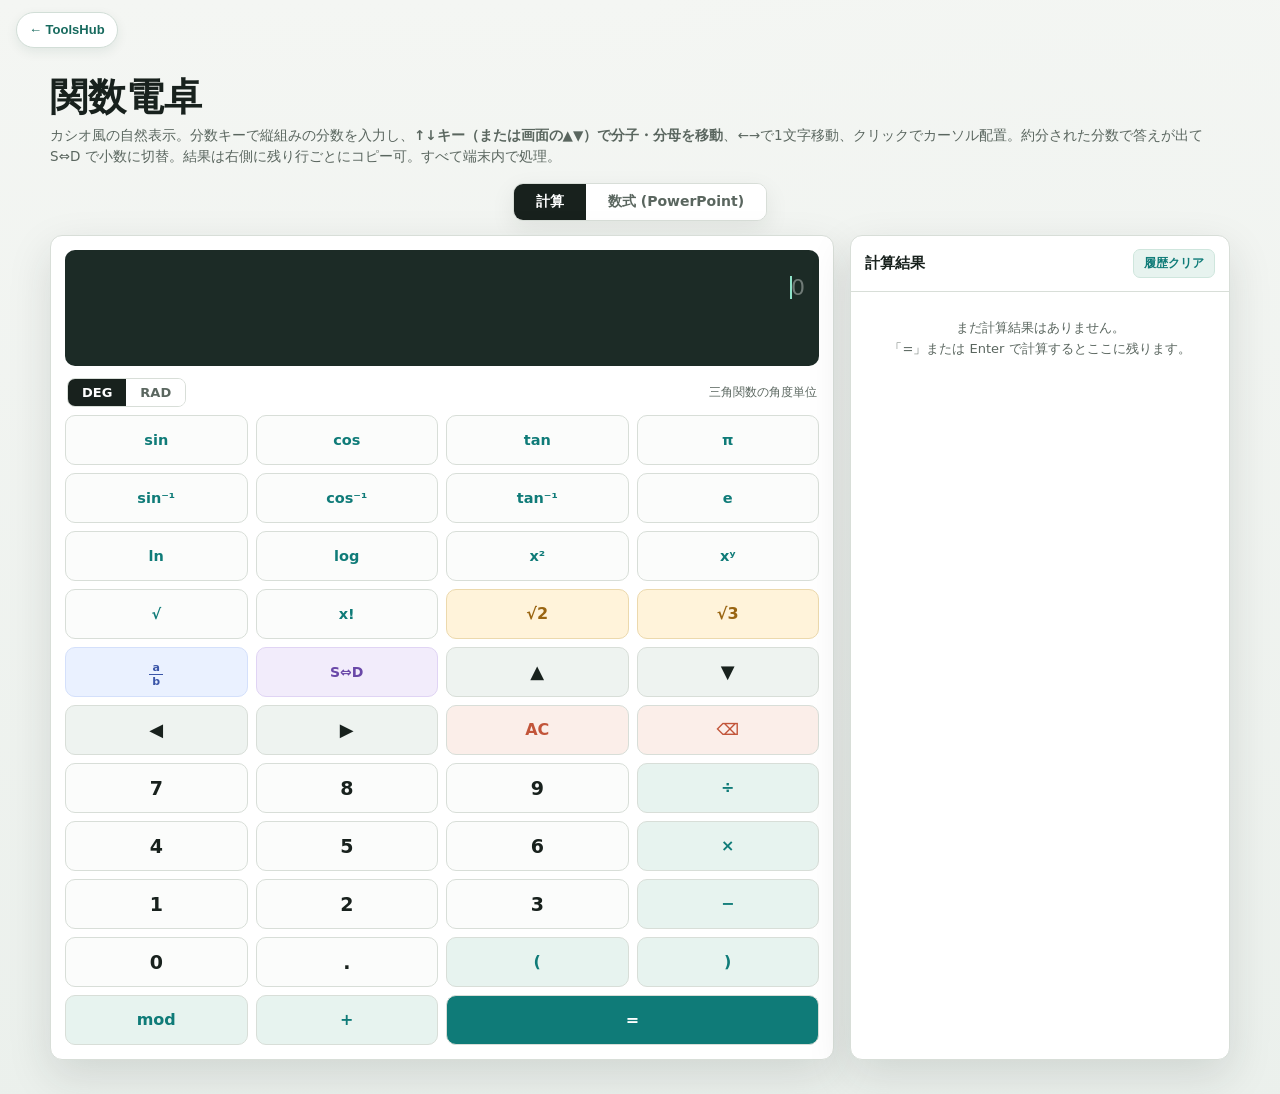
<file: tools/scientific-calculator/index.html>
<!doctype html>
<html lang="ja">
<head>
  <meta charset="utf-8">
  <meta name="viewport" content="width=device-width, initial-scale=1">
  <title>関数電卓</title>
  <style>
    :root {
      color-scheme: light;
      --bg: #f4f6f3;
      --panel: #ffffff;
      --ink: #18211d;
      --muted: #5a665f;
      --line: #d8ded8;
      --accent: #0f7b78;
      --accent-2: #c2553a;
      --soft: #e7f3ef;
      --key: #ffffff;
      --key-hover: #eef3f0;
      --key-num: #fbfcfb;
      --shadow: 0 16px 44px rgba(28, 40, 35, 0.13);
    }

    * { box-sizing: border-box; }
    [hidden] { display: none !important; }   /* ensure hidden wins over .layout{display:grid} etc. */

    body {
      margin: 0;
      min-height: 100vh;
      background:
        linear-gradient(180deg, rgba(244, 246, 243, 0.96), rgba(235, 240, 236, 0.98)),
        radial-gradient(circle at 84% 10%, rgba(15, 123, 120, 0.12), transparent 30%),
        #f4f6f3;
      color: var(--ink);
      font-family: "Segoe UI", "Yu Gothic UI", Meiryo, system-ui, sans-serif;
    }

    button, input { font: inherit; }
    button { border: 0; cursor: pointer; touch-action: manipulation; }

    .app {
      width: min(1180px, calc(100vw - 28px));
      margin: 0 auto;
      padding: 22px 0 34px;
    }

    header { margin-bottom: 16px; }
    h1 { margin: 0; font-size: clamp(24px, 3.6vw, 38px); line-height: 1.05; font-weight: 780; }
    .subtitle { margin: 7px 0 0; color: var(--muted); font-size: 13.5px; line-height: 1.55; }

    .layout {
      display: grid;
      grid-template-columns: minmax(0, 1fr) minmax(280px, 380px);
      gap: 16px;
      align-items: start;
    }
    @media (max-width: 760px) {
      .layout { grid-template-columns: 1fr; }
    }

    .panel {
      background: var(--panel);
      border: 1px solid var(--line);
      border-radius: 12px;
      box-shadow: var(--shadow);
      overflow: hidden;
    }

    /* ---- calculator ---- */
    .calc { padding: 14px; }

    .display {
      background: #1c2b26;
      color: #eef3ef;
      border-radius: 10px;
      padding: 12px 14px;
      min-height: 92px;
      display: flex;
      flex-direction: column;
      justify-content: flex-end;
      gap: 4px;
    }
    .expr {
      position: relative;
      font-size: 22px;
      line-height: 1.25;
      min-height: 52px;
      display: flex;
      flex-wrap: nowrap;
      align-items: center;
      justify-content: flex-end;
      overflow-x: auto;
      overflow-y: hidden;
      direction: ltr;
      font-variant-numeric: tabular-nums;
      scrollbar-width: none;          /* hide scrollbar (scrolling still works) */
      -ms-overflow-style: none;
      cursor: text;
      user-select: none;
    }
    .expr::-webkit-scrollbar { display: none; }
    .expr .ph { color: rgba(238,243,239,.4); }
    .expr .cell { white-space: pre; display: inline-block; }
    /* natural-display fraction inside the input line */
    .disp-frac { display: inline-flex; align-items: center; }
    .disp-col { display: inline-flex; flex-direction: column; align-items: center; padding: 0 2px; }
    .disp-num, .disp-den { display: flex; justify-content: center; align-items: center; font-size: .8em; line-height: 1.05; padding: 0 3px; min-height: 1em; }
    .disp-bar { align-self: stretch; height: 1px; background: currentColor; margin: 1px 0; opacity: .9; cursor: pointer; }
    /* empty numerator/denominator box shown while typing (Casio-style) */
    .fbox { display: inline-block; width: .72em; height: .96em; border: 1px dashed rgba(238, 243, 239, .4); border-radius: 2px; }
    /* blinking caret */
    .caret {
      display: inline-block; width: 0; height: 1.05em; vertical-align: middle;
      border-left: 2px solid #8fe3c9; margin: 0 -1px;
      animation: blink 1.05s step-end infinite;
    }
    @keyframes blink { 50% { opacity: 0; } }

    .preview {
      font-size: 26px;
      font-weight: 760;
      text-align: right;
      color: #8fe3c9;
      min-height: 36px;
      font-variant-numeric: tabular-nums;
      overflow-x: auto;
      white-space: nowrap;
      display: flex;
      align-items: center;
      justify-content: flex-end;
      gap: 6px;
    }
    .preview.error { color: #f0a48c; font-size: 17px; font-weight: 600; }

    /* stacked fraction for results / history */
    .frac { display: inline-flex; align-items: center; vertical-align: middle; }
    .frac .fsign { margin-right: .12em; }
    .frac .fcol { display: inline-flex; flex-direction: column; align-items: center; }
    .frac .fnum, .frac .fden { display: block; padding: 0 .28em; line-height: 1.04; font-size: .8em; }
    .frac .fbar { width: 100%; height: 1px; background: currentColor; margin: 1px 0; opacity: .9; }

    .mode-row {
      display: flex;
      align-items: center;
      justify-content: space-between;
      margin: 12px 2px 8px;
      gap: 10px;
    }
    .mode-toggle {
      display: inline-flex;
      border: 1px solid var(--line);
      border-radius: 8px;
      overflow: hidden;
      background: var(--panel);
    }
    .mode-toggle button {
      padding: 6px 14px;
      background: var(--panel);
      color: var(--muted);
      font-weight: 720;
      font-size: 13px;
    }
    .mode-toggle button.active { background: var(--ink); color: #fff; }
    .hint { color: var(--muted); font-size: 12px; }

    .keys {
      display: grid;
      grid-template-columns: repeat(8, 1fr);
      gap: 8px;
    }
    .key {
      grid-column: span 2;
      min-height: 50px;
      border-radius: 10px;
      background: var(--key);
      border: 1px solid var(--line);
      color: var(--ink);
      font-size: 16px;
      font-weight: 640;
      transition: background .12s, transform .04s;
    }
    .key:hover { background: var(--key-hover); }
    .key:active { transform: translateY(1px); }
    .key.fn { background: var(--key-num); color: var(--accent); font-weight: 700; font-size: 14.5px; }
    .key.fn:hover { background: var(--soft); }
    .key.num { background: var(--key-num); font-size: 19px; font-weight: 700; }
    .key.op { background: var(--soft); color: var(--accent); font-weight: 760; }
    .key.op:hover { background: #d8ece4; }
    .key.eq { background: var(--accent); color: #fff; }
    .key.eq:hover { background: #0c6764; }
    .key.del { background: #fbeee9; color: var(--accent-2); }
    .key.del:hover { background: #f6e0d8; }
    .key.root2 { background: #fff3da; color: #9a6512; border-color: #ecd9ad; font-weight: 760; }
    .key.root2:hover { background: #ffeac0; }
    .key.frac-key { background: #eaf1ff; color: #3a55a8; border-color: #d4e0fb; font-weight: 760; }
    .key.frac-key:hover { background: #dde8ff; }
    .key.sd { background: #f2ecfb; color: #6a48a8; border-color: #e0d4f4; font-weight: 740; font-size: 14px; }
    .key.sd:hover { background: #e9defa; }
    .key.nav { background: #eef3f0; color: var(--ink); font-weight: 720; font-size: 18px; }
    .key.nav:hover { background: #e2eae5; }
    .key.span1 { grid-column: span 1; }

    /* main numeric pad: clean 4-column layout */
    .keys-num { grid-template-columns: repeat(4, 1fr); }
    .keys-num .key { grid-column: span 1; }
    .keys-num .key.half { grid-column: span 2; }
    .keys-num .key.wide { grid-column: span 4; }

    .keys-sci { margin-bottom: 8px; }

    /* fraction glyph on the a/b key */
    .ab { display: inline-flex; flex-direction: column; align-items: center; line-height: 1; }
    .ab b { font-size: 11px; padding: 0 2px; }
    .ab i { width: 14px; height: 1px; background: currentColor; margin: 1px 0; font-style: normal; }

    /* ---- history ---- */
    .history { display: flex; flex-direction: column; height: 100%; }
    .hist-head {
      display: flex; align-items: center; justify-content: space-between;
      padding: 13px 14px; border-bottom: 1px solid var(--line);
    }
    .hist-head h2 { margin: 0; font-size: 15px; font-weight: 740; }
    .hist-head .small {
      font-size: 12px; color: var(--accent); background: var(--soft);
      border: 1px solid #cfe6dd; border-radius: 7px; padding: 5px 10px; font-weight: 700;
    }
    .hist-head .small:hover { background: #d8ece4; }
    .hist-list {
      padding: 8px; overflow-y: auto; flex: 1;
      max-height: min(640px, 72vh); min-height: 200px;
      display: flex; flex-direction: column; gap: 8px;
    }
    .hist-empty { color: var(--muted); font-size: 13px; padding: 18px 10px; text-align: center; line-height: 1.6; }
    .hist-item {
      border: 1px solid var(--line);
      border-radius: 9px;
      padding: 9px 10px;
      background: #fcfdfc;
    }
    .hist-item .line { font-size: 14px; line-height: 1.6; word-break: break-all; display: flex; flex-wrap: wrap; align-items: center; }
    .hist-item .hexpr { color: var(--muted); display: inline-flex; align-items: center; }
    .hist-item .hans-btn {
      background: none; padding: 0; color: var(--accent); font-weight: 740;
      text-decoration: underline dotted; text-underline-offset: 2px;
      display: inline-flex; align-items: center; vertical-align: middle;
    }
    .hist-actions { display: flex; flex-wrap: wrap; gap: 6px; margin-top: 7px; }
    .hist-actions button {
      font-size: 12px; padding: 4px 9px; border-radius: 6px;
      border: 1px solid var(--line); background: #fff; color: var(--muted); font-weight: 660;
    }
    .hist-actions .copy { color: var(--accent); border-color: #cfe6dd; }
    .hist-actions .copy:hover { background: var(--soft); }
    .hist-actions .copy.done { background: var(--accent); color: #fff; border-color: var(--accent); }
    .hist-actions .xl { color: #1d7044; border-color: #bfe0cb; }
    .hist-actions .xl:hover { background: #e7f5ec; }
    .hist-actions .xl.done { background: #1d7044; color: #fff; border-color: #1d7044; }
    .hist-actions .sd-btn { color: #6a48a8; border-color: #e0d4f4; }
    .hist-actions .sd-btn:hover { background: #f2ecfb; }
    .hist-actions .reuse:hover { background: var(--key-hover); }

    .toast {
      position: fixed; left: 50%; bottom: 26px; transform: translateX(-50%) translateY(20px);
      background: var(--ink); color: #fff; padding: 10px 18px; border-radius: 9px;
      font-size: 13px; font-weight: 640; opacity: 0; pointer-events: none;
      transition: opacity .2s, transform .2s; z-index: 50;
    }
    .toast.show { opacity: 1; transform: translateX(-50%) translateY(0); }

    /* ---- app mode switch (calc / formula) ---- */
    .appmode {
      display: flex; width: max-content; margin: 0 auto 14px;
      border: 1px solid var(--line); border-radius: 10px; overflow: hidden;
      background: var(--panel); box-shadow: 0 8px 24px rgba(24,33,29,.08);
    }
    .appmode button { padding: 9px 22px; background: var(--panel); color: var(--muted); font-weight: 760; font-size: 14px; }
    .appmode button.active { background: var(--ink); color: #fff; }

    /* ---- formula (PowerPoint) mode ---- */
    .formula { padding: 16px; }
    .fm-top { display: flex; align-items: center; justify-content: space-between; gap: 12px; margin-bottom: 12px; flex-wrap: wrap; }
    .fm-input {
      width: 100%; min-height: 74px; resize: vertical; border: 1px solid var(--line); border-radius: 10px;
      padding: 12px 14px; font-size: 19px; line-height: 1.5; color: var(--ink); background: #fcfdfc;
      font-family: "Cambria Math", "Segoe UI", system-ui, serif; letter-spacing: .2px;
    }
    .fm-input:focus { outline: 2px solid var(--accent); outline-offset: 1px; }
    .fm-actions { display: flex; gap: 8px; margin: 10px 0 14px; flex-wrap: wrap; }
    .fm-actions button { padding: 9px 16px; border-radius: 9px; font-weight: 720; font-size: 14px; border: 1px solid var(--line); background: #fff; color: var(--ink); }
    .fm-actions .fm-copy { background: var(--accent); color: #fff; border-color: var(--accent); }
    .fm-actions .fm-copy:hover { background: #0c6764; }
    .fm-actions .fm-copy.done { background: #1d7044; border-color: #1d7044; }
    .fm-actions .fm-clear { color: var(--accent-2); border-color: #eccfc6; }
    .fm-tabs { display: flex; gap: 6px; flex-wrap: wrap; margin-bottom: 10px; }
    .fm-tabs button { padding: 7px 14px; border-radius: 8px; border: 1px solid var(--line); background: var(--panel); color: var(--muted); font-weight: 720; font-size: 13px; }
    .fm-tabs button.active { background: var(--soft); color: var(--accent); border-color: #cfe6dd; }
    .fm-pal { display: grid; grid-template-columns: repeat(auto-fill, minmax(50px, 1fr)); gap: 7px; }
    .fm-key {
      min-height: 44px; border-radius: 9px; border: 1px solid var(--line); background: var(--key-num);
      color: var(--ink); font-size: 18px; font-weight: 600; transition: background .12s;
      font-family: "Cambria Math", "Segoe UI", system-ui, serif;
      display: flex; align-items: center; justify-content: center; padding: 2px; text-align: center;
    }
    .fm-key:hover { background: var(--soft); }
    .fm-key:active { transform: translateY(1px); }
    .fm-key.struct { background: #eaf1ff; color: #3a55a8; border-color: #d4e0fb; font-size: 13px; grid-column: span 2; }
    .fm-key.struct:hover { background: #dde8ff; }
    .fm-help { color: var(--muted); font-size: 12.5px; line-height: 1.6; margin: 14px 2px 0; }
    .fm-help b { color: var(--ink); }

    /* natural-display formula editor */
    .fm-display {
      display: block; white-space: nowrap; background: #1c2b26; color: #eef3ef;
      border-radius: 10px; padding: 16px; min-height: 64px; line-height: 1.85;
      font-size: 24px; font-family: "Cambria Math", "Segoe UI", system-ui, serif;
      overflow-x: auto; cursor: text; user-select: none; scrollbar-width: none;
    }
    .fm-display::-webkit-scrollbar { display: none; }
    .fm-display .ph { color: rgba(238,243,239,.4); font-size: 16px; }
    .fm-display .cell { white-space: pre; }
    .fm-display .disp-frac { vertical-align: middle; }
    .fm-display .caret { border-left-color: #8fe3c9; }
    .fm-sup { display: inline-block; vertical-align: super; font-size: .66em; }
    .fm-sub { display: inline-block; vertical-align: sub; font-size: .66em; }
    .fm-sqrt { display: inline-flex; align-items: flex-start; vertical-align: middle; }
    .fm-sqrt-rad { font-size: 1.05em; }
    .fm-sqrt-body { border-top: 1.5px solid currentColor; padding: 2px 3px 0; }
    .fm-root-idx { display: inline-block; font-size: .6em; align-self: flex-start; margin-right: -3px; }
    .fm-acc { display: inline-flex; flex-direction: column; align-items: center; vertical-align: middle; }
    .fm-acc-mark { font-size: .7em; line-height: .5; height: .5em; }
    .fm-acc-body { display: inline-flex; }
    .fm-bigop { display: inline-flex; align-items: center; vertical-align: middle; }
    .fm-bigop-op { font-size: 1.25em; }
    .fm-bigop-lim { display: inline-flex; flex-direction: column; align-items: center; font-size: .58em; margin-left: 1px; }
    .fm-bigop-sup, .fm-bigop-sub { display: inline-flex; justify-content: center; min-height: 1em; }
    .fm-export { margin: 9px 0 0; display: flex; align-items: center; gap: 8px; }
    .fm-export-label { font-size: 11px; color: var(--muted); font-weight: 700; white-space: nowrap; }
    .fm-export code {
      flex: 1; min-width: 0; background: #f2f4f2; border: 1px solid var(--line); border-radius: 7px;
      padding: 7px 10px; font-size: 13px; color: var(--ink); word-break: break-all;
      font-family: Consolas, "Courier New", monospace;
    }
    .fm-actions .fm-nav { font-weight: 700; min-width: 42px; padding: 9px 12px; }
  </style>
  <link rel="stylesheet" href="../tool-common.css">
</head>
<body>
  <a class="hub-nav" href="../../">← ToolsHub</a>
  <div class="app">
    <header>
      <h1>関数電卓</h1>
      <p class="subtitle">カシオ風の自然表示。分数キーで縦組みの分数を入力し、<b>↑↓キー（または画面の▲▼）で分子・分母を移動</b>、←→で1文字移動、クリックでカーソル配置。約分された分数で答えが出て S⇔D で小数に切替。結果は右側に残り行ごとにコピー可。すべて端末内で処理。</p>
    </header>

    <div class="appmode" id="appMode">
      <button data-app="calc" class="active">計算</button>
      <button data-app="formula">数式 (PowerPoint)</button>
    </div>

    <div class="layout" id="calcView">
      <!-- calculator -->
      <section class="panel calc">
        <div class="display">
          <div class="expr" id="expr"></div>
          <div class="preview" id="preview"></div>
        </div>

        <div class="mode-row">
          <div class="mode-toggle" id="modeToggle">
            <button data-mode="deg" class="active">DEG</button>
            <button data-mode="rad">RAD</button>
          </div>
          <span class="hint">三角関数の角度単位</span>
        </div>

        <!-- scientific keys -->
        <div class="keys keys-sci">
          <button class="key fn" data-ins="sin(">sin</button>
          <button class="key fn" data-ins="cos(">cos</button>
          <button class="key fn" data-ins="tan(">tan</button>
          <button class="key fn" data-ins="π">π</button>

          <button class="key fn" data-ins="asin(">sin⁻¹</button>
          <button class="key fn" data-ins="acos(">cos⁻¹</button>
          <button class="key fn" data-ins="atan(">tan⁻¹</button>
          <button class="key fn" data-ins="e">e</button>

          <button class="key fn" data-ins="ln(">ln</button>
          <button class="key fn" data-ins="log(">log</button>
          <button class="key fn" data-ins="^2">x²</button>
          <button class="key fn" data-ins="^">xʸ</button>

          <button class="key fn" data-ins="√">√</button>
          <button class="key fn" data-ins="!">x!</button>
          <button class="key root2" data-ins="√2">√2</button>
          <button class="key root2" data-ins="√3">√3</button>

          <button class="key frac-key" data-action="frac" title="分数（分子→分数キー→分母）"><span class="ab"><b>a</b><i></i><b>b</b></span></button>
          <button class="key sd" data-action="sd" title="分数⇔小数 切替 (Sキー)">S⇔D</button>
          <button class="key nav" data-action="up" title="分子へ移動 (↑)">▲</button>
          <button class="key nav" data-action="down" title="分母へ移動 (↓)">▼</button>
        </div>

        <!-- main keypad -->
        <div class="keys keys-num">
          <button class="key nav span1" data-action="left" title="カーソルを左へ (←)">◀</button>
          <button class="key nav span1" data-action="right" title="カーソルを右へ (→)">▶</button>
          <button class="key del span1" data-action="ac" title="全消去 (Esc)">AC</button>
          <button class="key del span1" data-action="back" title="1文字削除 (Backspace)">⌫</button>

          <button class="key num" data-ins="7">7</button>
          <button class="key num" data-ins="8">8</button>
          <button class="key num" data-ins="9">9</button>
          <button class="key op" data-ins="÷">÷</button>

          <button class="key num" data-ins="4">4</button>
          <button class="key num" data-ins="5">5</button>
          <button class="key num" data-ins="6">6</button>
          <button class="key op" data-ins="×">×</button>

          <button class="key num" data-ins="1">1</button>
          <button class="key num" data-ins="2">2</button>
          <button class="key num" data-ins="3">3</button>
          <button class="key op" data-ins="−">−</button>

          <button class="key num" data-ins="0">0</button>
          <button class="key num" data-ins=".">.</button>
          <button class="key op" data-ins="(">(</button>
          <button class="key op" data-ins=")">)</button>

          <button class="key op" data-ins="%" title="剰余 (mod)">mod</button>
          <button class="key op" data-ins="+">+</button>
          <button class="key eq" data-action="equals" title="計算 (Enter)" style="grid-column: span 2;">=</button>
        </div>
      </section>

      <!-- history -->
      <section class="panel history">
        <div class="hist-head">
          <h2>計算結果</h2>
          <button class="small" id="clearHist">履歴クリア</button>
        </div>
        <div class="hist-list" id="histList">
          <div class="hist-empty" id="histEmpty">まだ計算結果はありません。<br>「=」または Enter で計算するとここに残ります。</div>
        </div>
      </section>
    </div>

    <div id="formulaView" hidden>
      <section class="panel formula">
        <div class="fm-top">
          <div class="mode-toggle" id="fmtToggle">
            <button data-fmt="uni" class="active">UnicodeMath</button>
            <button data-fmt="tex">LaTeX</button>
          </div>
          <span class="hint">PowerPointで <b>Alt+=</b> → 貼り付けで数式になります</span>
        </div>

        <div class="fm-display" id="fmDisplay"></div>
        <div class="fm-export"><span class="fm-export-label" id="fmFmtLabel">UnicodeMath</span><code id="fmExport"></code></div>

        <div class="fm-actions">
          <button class="fm-copy" id="fmCopy">数式をコピー</button>
          <button class="fm-nav" data-fma="left" title="左へ (←)">◀</button>
          <button class="fm-nav" data-fma="right" title="右へ (→)">▶</button>
          <button class="fm-nav" data-fma="up" title="分子へ (↑)">▲</button>
          <button class="fm-nav" data-fma="down" title="分母へ (↓)">▼</button>
          <button class="fm-clear" data-fma="back" title="削除 (Backspace)">⌫</button>
          <button class="fm-clear" id="fmClear">クリア</button>
        </div>

        <div class="fm-tabs" id="fmTabs">
          <button data-tab="greek" class="active">ギリシャ文字</button>
          <button data-tab="sym">記号・関係</button>
          <button data-tab="struct">構造</button>
          <button data-tab="latin">英字・数字</button>
        </div>

        <div class="fm-pal" id="fmPal"></div>

        <p class="fm-help">数式は電卓と同じ自然表示（分数は縦組み等）で組み立て、コピーは上に表示中の <b>UnicodeMath / LaTeX</b> の線形形式になります。<b>↑↓</b>で分子分母、<b>←→</b>でカーソル移動、クリックで位置指定。キーボードで英数字・記号入力、<b>/ ^ _</b> で分数・上付き・下付きを作成。<br>貼り付け方: PowerPointで「挿入 → 数式」または <b>Alt+=</b> を押し、「数式をコピー」した内容を貼り付け（LaTeX形式は数式ツールの入力を <b>LaTeX</b> に設定）。</p>
      </section>
    </div>
  </div>

  <div class="toast" id="toast"></div>

  <script>
  (function () {
    "use strict";

    const exprEl = document.getElementById("expr");
    const previewEl = document.getElementById("preview");
    const histList = document.getElementById("histList");
    const histEmpty = document.getElementById("histEmpty");
    const toastEl = document.getElementById("toast");

    // The expression is a flat token stream. A token is either a 1-char string,
    // or a fraction marker object: {m:"fo"} open, {m:"fs"} separator, {m:"fc"} close.
    // A fraction spans fo … fs … fc ; numerator = (fo,fs), denominator = (fs,fc).
    let toks = [];
    let caret = 0;                   // 0..toks.length (sits before toks[caret])
    let degMode = true;
    let preferFraction = true;
    let history = [];

    /* ===================== exact rational (BigInt) ===================== */

    function bgcd(a, b) { a = a < 0n ? -a : a; b = b < 0n ? -b : b; while (b) { [a, b] = [b, a % b]; } return a; }
    function R(n, d) {
      if (d === 0n) throw new Error("0で割れません");
      if (d < 0n) { n = -n; d = -d; }
      const g = bgcd(n, d) || 1n;
      return { n: n / g, d: d / g };
    }
    function ratFromDecimal(raw) {
      if (raw.indexOf(".") < 0) return R(BigInt(raw), 1n);
      const parts = raw.split(".");
      const ip = parts[0] === "" ? "0" : parts[0];
      const fp = parts[1] || "";
      return R(BigInt(ip + fp), 10n ** BigInt(fp.length));
    }
    function isqrtBig(n) {
      if (n < 0n) throw new Error("負数の平方根");
      if (n < 2n) return n;
      let x = n, y = (x + 1n) / 2n;
      while (y < x) { x = y; y = (x + n / x) / 2n; }
      return x;
    }
    const NR = () => { throw new Error("NotRational"); };
    const ratOps = {
      fromNum: t => ratFromDecimal(t.raw),
      add: (a, b) => R(a.n * b.d + b.n * a.d, a.d * b.d),
      sub: (a, b) => R(a.n * b.d - b.n * a.d, a.d * b.d),
      mul: (a, b) => R(a.n * b.n, a.d * b.d),
      div: (a, b) => R(a.n * b.d, a.d * b.n),
      neg: a => R(-a.n, a.d),
      pow: (b, e) => {
        if (e.d !== 1n) NR();
        let exp = e.n;
        if (exp > 4096n || exp < -4096n) NR();
        if (exp >= 0n) return R(b.n ** exp, b.d ** exp);
        const p = -exp; return R(b.d ** p, b.n ** p);
      },
      mod: (a, b) => { if (a.d !== 1n || b.d !== 1n) NR(); if (b.n === 0n) NR(); return R(a.n % b.n, 1n); },
      fact: a => { if (a.d !== 1n || a.n < 0n || a.n > 170n) NR(); let r = 1n; for (let k = 2n; k <= a.n; k++) r *= k; return R(r, 1n); },
      sqrt: a => {
        if (a.n < 0n) NR();
        const sn = isqrtBig(a.n), sd = isqrtBig(a.d);
        if (sn * sn === a.n && sd * sd === a.d) return R(sn, sd);
        NR();
      },
      pi: () => NR(), e: () => NR(), func: () => NR()
    };

    /* ===================== float backend ===================== */

    function factorial(n) {
      if (n < 0 || Math.floor(n) !== n) throw new Error("階乗は0以上の整数のみ");
      if (n > 170) throw new Error("階乗が大きすぎます");
      let r = 1; for (let k = 2; k <= n; k++) r *= k; return r;
    }
    function applyFunc(name, x) {
      const toR = v => degMode ? v * Math.PI / 180 : v;
      const fromR = v => degMode ? v * 180 / Math.PI : v;
      switch (name) {
        case "sin": return Math.sin(toR(x));
        case "cos": return Math.cos(toR(x));
        case "tan": {
          const angle = toR(x);
          if (Math.abs(Math.cos(angle)) < 1e-12) throw new Error("tan はこの角度で定義されません");
          return Math.tan(angle);
        }
        case "asin": return fromR(Math.asin(x));
        case "acos": return fromR(Math.acos(x));
        case "atan": return fromR(Math.atan(x));
        case "ln": return Math.log(x);
        case "log": return Math.log10(x);
        case "sqrt": return Math.sqrt(x);
        case "abs": return Math.abs(x);
        case "exp": return Math.exp(x);
        default: throw new Error("不明な関数: " + name);
      }
    }
    const numOps = {
      fromNum: t => t.v,
      add: (a, b) => a + b, sub: (a, b) => a - b, mul: (a, b) => a * b, div: (a, b) => a / b, neg: a => -a,
      pow: (b, e) => Math.pow(b, e), mod: (a, b) => a % b,
      fact: factorial, sqrt: Math.sqrt,
      pi: () => Math.PI, e: () => Math.E, func: applyFunc
    };

    /* ===================== Excel-formula backend ===================== */
    // Builds an Excel formula string (parser values are sub-expression strings, fully parenthesised).
    const excelOps = {
      fromNum: t => t.raw,
      add: (a, b) => `(${a}+${b})`,
      sub: (a, b) => `(${a}-${b})`,
      mul: (a, b) => `(${a}*${b})`,
      div: (a, b) => `(${a}/${b})`,
      neg: a => `(-${a})`,
      pow: (b, e) => `(${b}^${e})`,
      mod: (a, b) => `MOD(${a},${b})`,
      fact: a => `FACT(${a})`,
      sqrt: a => `SQRT(${a})`,
      pi: () => "PI()",
      e: () => "EXP(1)",
      func: (name, x) => {
        switch (name) {
          case "sin": return degMode ? `SIN(RADIANS(${x}))` : `SIN(${x})`;
          case "cos": return degMode ? `COS(RADIANS(${x}))` : `COS(${x})`;
          case "tan": return degMode ? `TAN(RADIANS(${x}))` : `TAN(${x})`;
          case "asin": return degMode ? `DEGREES(ASIN(${x}))` : `ASIN(${x})`;
          case "acos": return degMode ? `DEGREES(ACOS(${x}))` : `ACOS(${x})`;
          case "atan": return degMode ? `DEGREES(ATAN(${x}))` : `ATAN(${x})`;
          case "ln": return `LN(${x})`;
          case "log": return `LOG10(${x})`;
          case "abs": return `ABS(${x})`;
          case "exp": return `EXP(${x})`;
          default: throw new Error("不明な関数: " + name);
        }
      }
    };

    /* ===================== tokenizer + generic parser ===================== */

    function tokenize(s) {
      const tokens = [];
      let i = 0;
      const isDigit = c => c >= "0" && c <= "9";
      while (i < s.length) {
        const c = s[i];
        if (c === " ") { i++; continue; }
        if (isDigit(c) || c === ".") {
          let num = c; i++;
          while (i < s.length && (isDigit(s[i]) || s[i] === ".")) { num += s[i]; i++; }
          if ((num.match(/\./g) || []).length > 1 || num === ".") throw new Error("数値が不正です");
          tokens.push({ t: "num", v: parseFloat(num), raw: num });
          continue;
        }
        if (c === "×" || c === "*") { tokens.push({ t: "op", v: "×" }); i++; continue; }
        if (c === "÷") { tokens.push({ t: "op", v: "÷" }); i++; continue; }
        if (c === "/") { tokens.push({ t: "op", v: "/" }); i++; continue; }
        if (c === "−" || c === "-") { tokens.push({ t: "op", v: "-" }); i++; continue; }
        if ("+^!()%".includes(c)) { tokens.push({ t: "op", v: c }); i++; continue; }
        if (c === "√") { tokens.push({ t: "sqrt" }); i++; continue; }
        if (c === "π") { tokens.push({ t: "name", v: "pi" }); i++; continue; }
        if (/[a-zA-Z]/.test(c)) {
          let name = c; i++;
          while (i < s.length && /[a-zA-Z]/.test(s[i])) { name += s[i]; i++; }
          tokens.push({ t: "name", v: name.toLowerCase() });
          continue;
        }
        throw new Error("不正な文字: " + c);
      }
      return tokens;
    }

    function parseWith(tokens, ops) {
      let pos = 0;
      const peek = () => tokens[pos];
      const next = () => tokens[pos++];
      const startsPrimary = tok => {
        if (!tok) return false;
        if (tok.t === "num" || tok.t === "sqrt" || tok.t === "name") return true;
        if (tok.t === "op" && tok.v === "(") return true;
        return false;
      };
      function expr() { return addsub(); }
      function addsub() {
        let l = muldiv(), t;
        while ((t = peek()) && t.t === "op" && (t.v === "+" || t.v === "-")) {
          next(); const r = muldiv(); l = t.v === "+" ? ops.add(l, r) : ops.sub(l, r);
        }
        return l;
      }
      function muldiv() {
        let l = unary(), t;
        while ((t = peek())) {
          if (t.t === "op" && (t.v === "×" || t.v === "÷" || t.v === "%")) {
            next(); const r = unary();
            l = t.v === "×" ? ops.mul(l, r) : t.v === "%" ? ops.mod(l, r) : ops.div(l, r);
          } else if (startsPrimary(t)) {
            l = ops.mul(l, unary());
          } else break;
        }
        return l;
      }
      function unary() {
        const t = peek();
        if (t && t.t === "op" && (t.v === "+" || t.v === "-")) {
          next(); const v = unary(); return t.v === "-" ? ops.neg(v) : v;
        }
        return power();
      }
      function power() {
        const b = fraclevel(), t = peek();
        if (t && t.t === "op" && t.v === "^") { next(); return ops.pow(b, unary()); }
        return b;
      }
      function fraclevel() {
        let l = postfix(), t;
        while ((t = peek()) && t.t === "op" && t.v === "/") { next(); l = ops.div(l, postfix()); }
        return l;
      }
      function postfix() {
        let v = primary(), t;
        while ((t = peek()) && t.t === "op" && t.v === "!") { next(); v = ops.fact(v); }
        return v;
      }
      function primary() {
        const t = next();
        if (!t) throw new Error("式が不完全です");
        if (t.t === "num") return ops.fromNum(t);
        if (t.t === "sqrt") return ops.sqrt(primary());
        if (t.t === "op" && t.v === "(") {
          const v = expr(); const c = next();
          if (!c || c.v !== ")") throw new Error("括弧が閉じていません");
          return v;
        }
        if (t.t === "name") {
          if (t.v === "e") return ops.e();
          if (t.v === "pi") return ops.pi();
          const o = peek();
          if (o && o.t === "op" && o.v === "(") {
            next(); const a = expr(); const c = next();
            if (!c || c.v !== ")") throw new Error("括弧が閉じていません");
            return ops.func(t.v, a);
          }
          throw new Error("不明な記号: " + t.v);
        }
        throw new Error("式の解析に失敗しました");
      }
      const res = expr();
      if (pos < tokens.length) throw new Error("式が正しくありません");
      return res;
    }

    function evalFloat(s) {
      const r = parseWith(tokenize(s), numOps);
      if (typeof r !== "number" || !Number.isFinite(r)) throw new Error("計算できません（ゼロ除算または定義域外）");
      return r;
    }
    function compute(s) {
      const dec = evalFloat(s);
      let frac = null;
      try {
        const r = parseWith(tokenize(s), ratOps);
        if (r.d !== 1n) frac = { n: r.n.toString(), d: r.d.toString() };
      } catch (e) { frac = null; }
      return { dec: fmtNum(dec), frac };
    }
    function fmtNum(n) {
      if (!isFinite(n)) return n > 0 ? "∞" : "-∞";
      let r = parseFloat(n.toPrecision(12));
      if (Object.is(r, -0)) r = 0;
      return String(r);
    }

    /* ===================== token-stream helpers ===================== */

    const isChar = t => typeof t === "string";
    const isFo = t => t && typeof t === "object" && t.m === "fo";
    const isFs = t => t && typeof t === "object" && t.m === "fs";
    const isFc = t => t && typeof t === "object" && t.m === "fc";
    const isDigitDot = c => isChar(c) && (c >= "0" && c <= "9" || c === ".");
    const cloneToks = arr => arr.map(t => (t && t.m) ? { m: t.m } : t);

    function fracMap(arr) {
      const map = {}, st = [];
      for (let i = 0; i < arr.length; i++) {
        const t = arr[i];
        if (isFo(t)) st.push({ fo: i, fs: -1, fc: -1 });
        else if (isFs(t)) { if (st.length) st[st.length - 1].fs = i; }
        else if (isFc(t)) { const f = st.pop(); if (f) { f.fc = i; map[f.fo] = f; } }
      }
      return map;
    }

    // which fraction box the caret sits in
    function contextAt(c) {
      const fm = fracMap(toks), st = [];
      for (let idx = 0; idx <= toks.length; idx++) {
        if (idx === c) {
          if (!st.length) return { frac: null };
          const top = st[st.length - 1];
          return { frac: top, side: c <= top.fs ? "num" : "den" };
        }
        const t = toks[idx];
        if (isFo(t)) st.push(fm[idx]);
        else if (isFc(t)) st.pop();
      }
      return { frac: null };
    }

    // token stream -> evaluable / readable string. simplify=true drops parens around simple operands.
    function rangeSimple(arr, from, to) {
      if (to <= from) return false;
      for (let i = from; i < to; i++) if (!isDigitDot(arr[i])) return false;
      return true;
    }
    function strFromToks(arr, simplify) {
      const fm = fracMap(arr), wrap = [];
      let s = "";
      for (let i = 0; i < arr.length; i++) {
        const t = arr[i];
        if (isFo(t)) {
          const f = fm[i];
          const wn = !simplify || !rangeSimple(arr, i + 1, f.fs);
          const wd = !simplify || !rangeSimple(arr, f.fs + 1, f.fc);
          wrap.push({ wn, wd });
          s += wn ? "(" : "";
        } else if (isFs(t)) {
          const w = wrap[wrap.length - 1];
          s += (w.wn ? ")" : "") + "/" + (w.wd ? "(" : "");
        } else if (isFc(t)) {
          const w = wrap.pop();
          s += w.wd ? ")" : "";
        } else s += t;
      }
      return s;
    }
    const evalStrOf = arr => strFromToks(arr, false);
    const textOf = arr => strFromToks(arr, true);
    function excelFormulaOf(arr) {
      try { return "=" + parseWith(tokenize(evalStrOf(arr)), excelOps); }
      catch (e) { return null; }
    }

    function fracHTML(n, d) {
      let sign = "";
      if (n[0] === "-") { sign = "−"; n = n.slice(1); }
      return '<span class="frac">' +
        (sign ? '<span class="fsign">' + sign + "</span>" : "") +
        '<span class="fcol"><span class="fnum">' + n + '</span>' +
        '<span class="fbar"></span><span class="fden">' + d + "</span></span></span>";
    }
    const shownText = (res, showFrac) => (res.frac && showFrac) ? res.frac.n + "/" + res.frac.d : res.dec;

    /* ===================== rendering ===================== */

    function el(tag, cls) { const e = document.createElement(tag); if (cls) e.className = cls; return e; }
    function caretSpan() { return el("span", "caret"); }
    function fbox() { return el("span", "fbox"); }
    function makeCell(idx, ch, editable) {
      const s = el("span", "cell");
      s.textContent = ch;
      if (editable) s.addEventListener("mousedown", ev => {
        ev.preventDefault();
        const r = s.getBoundingClientRect();
        caret = ev.clientX < r.left + r.width / 2 ? idx : idx + 1;
        render();
      });
      return s;
    }

    // render a token array; caretIdx = null for read-only (history)
    function renderInto(container, arr, caretIdx) {
      container.innerHTML = "";
      const editable = caretIdx !== null;
      let placed = !editable;
      let cur = container;
      const frames = [];
      const closeFrame = fr => {
        if (!fr.num.querySelector(".cell")) fr.num.appendChild(fbox());
        if (!fr.den.querySelector(".cell")) fr.den.appendChild(fbox());
      };
      for (let idx = 0; idx <= arr.length; idx++) {
        if (caretIdx === idx && !placed) { cur.appendChild(caretSpan()); placed = true; }
        if (idx >= arr.length) break;
        const t = arr[idx];
        if (isFo(t)) {
          const frac = el("span", "disp-frac"), col = el("span", "disp-col");
          const num = el("span", "disp-num"), bar = el("span", "disp-bar"), den = el("span", "disp-den");
          col.appendChild(num); col.appendChild(bar); col.appendChild(den);
          frac.appendChild(col); cur.appendChild(frac);
          frames.push({ parent: cur, num, den, bar });
          cur = num;
        } else if (isFs(t)) {
          const fr = frames[frames.length - 1];
          fr.fsIdx = idx;
          if (editable) fr.bar.addEventListener("mousedown", ev => { ev.preventDefault(); caret = idx; render(); });
          cur = fr.den;
        } else if (isFc(t)) {
          const fr = frames.pop();
          closeFrame(fr);
          cur = fr.parent;
        } else {
          cur.appendChild(makeCell(idx, t, editable));
        }
      }
      while (frames.length) { const fr = frames.pop(); closeFrame(fr); }
    }

    function renderExpr() {
      if (toks.length === 0) {
        exprEl.innerHTML = "";
        exprEl.appendChild(caretSpan());
        const ph = el("span", "ph"); ph.textContent = "0"; exprEl.appendChild(ph);
        return;
      }
      renderInto(exprEl, toks, caret);
      const cr = exprEl.querySelector(".caret");
      if (cr) {
        const cl = cr.offsetLeft, vw = exprEl.clientWidth;
        if (cl < exprEl.scrollLeft + 12) exprEl.scrollLeft = Math.max(0, cl - 12);
        else if (cl > exprEl.scrollLeft + vw - 12) exprEl.scrollLeft = cl - vw + 12;
      }
    }

    function renderPreview() {
      if (toks.length === 0) { previewEl.textContent = ""; previewEl.classList.remove("error"); return; }
      try {
        const res = compute(evalStrOf(toks));
        if (res.frac && preferFraction) previewEl.innerHTML = "= " + fracHTML(res.frac.n, res.frac.d);
        else previewEl.textContent = "= " + res.dec;
        previewEl.classList.remove("error");
      } catch (e) {
        previewEl.textContent = "…";
        previewEl.classList.remove("error");
      }
    }

    function render() { renderExpr(); renderPreview(); }

    /* ===================== editing ===================== */

    function insert(text) {
      const arr = text.split("");
      toks.splice(caret, 0, ...arr);
      caret += arr.length;
      render();
    }
    function insertToks(arr) {
      const c = cloneToks(arr);
      toks.splice(caret, 0, ...c);
      caret += c.length;
      render();
    }
    // Casio fraction key: the operand just before the caret becomes the numerator; cursor moves to
    // the denominator. With nothing before it, an empty template appears with the cursor in the numerator.
    function insertFraction() {
      let start = caret;
      const prev = toks[caret - 1];
      if (isChar(prev) && (isDigitDot(prev) || prev === "π")) {
        let j = caret - 1;
        while (j >= 0 && isChar(toks[j]) && (isDigitDot(toks[j]) || toks[j] === "π")) j--;
        start = j + 1;
      } else if (prev === ")") {
        let depth = 0, j = caret - 1;
        for (; j >= 0; j--) { if (toks[j] === ")") depth++; else if (toks[j] === "(") { depth--; if (depth === 0) break; } }
        if (j >= 0) start = j;
      } else if (isFc(prev)) {
        const fm = fracMap(toks);
        for (const k in fm) if (fm[k].fc === caret - 1) { start = fm[k].fo; break; }
      }
      // absorb a function name / root that belongs to this operand (e.g. sin(30), √2)
      while (start > 0) {
        const p = toks[start - 1];
        if (p === "√" || (isChar(p) && /[a-zA-Z]/.test(p))) start--; else break;
      }
      const numer = toks.slice(start, caret);
      const tpl = [{ m: "fo" }, ...numer, { m: "fs" }, { m: "fc" }];
      toks.splice(start, caret - start, ...tpl);
      caret = numer.length ? start + numer.length + 2 : start + 1;
      render();
    }

    function backspace() {
      if (caret <= 0) return;
      const t = toks[caret - 1];
      if (isChar(t)) { toks.splice(caret - 1, 1); caret--; render(); return; }
      if (isFc(t) || isFs(t)) { caret--; render(); return; }   // step into the box rather than break it
      if (isFo(t)) {
        const f = fracMap(toks)[caret - 1];
        if (f && f.fs === f.fo + 1 && f.fc === f.fs + 1) { toks.splice(f.fo, 3); caret = f.fo; render(); return; }
        caret--; render();
      }
    }
    function deleteForward() {
      if (caret >= toks.length) return;
      const t = toks[caret];
      if (isChar(t)) { toks.splice(caret, 1); render(); return; }
      if (isFo(t)) {
        const f = fracMap(toks)[caret];
        if (f && f.fs === f.fo + 1 && f.fc === f.fs + 1) { toks.splice(f.fo, 3); render(); return; }
      }
      caret++; render();
    }
    function clearAll() { toks = []; caret = 0; render(); }
    function moveCaret(d) { caret = Math.max(0, Math.min(toks.length, caret + d)); render(); }
    function setCaret(p) { caret = Math.max(0, Math.min(toks.length, p)); render(); }
    function moveVert(dir) { // dir<0 = up (numerator), dir>0 = down (denominator)
      const ctx = contextAt(caret);
      if (!ctx.frac) return;
      if (dir > 0 && ctx.side === "num") { caret = ctx.frac.fc; render(); }
      else if (dir < 0 && ctx.side === "den") { caret = ctx.frac.fs; render(); }
    }

    function resultToks(res) {
      const arr = [];
      if (res.frac) {
        let n = res.frac.n;
        if (n[0] === "-") { arr.push("−"); n = n.slice(1); }
        arr.push({ m: "fo" });
        for (const ch of n) arr.push(ch);
        arr.push({ m: "fs" });
        for (const ch of res.frac.d) arr.push(ch);
        arr.push({ m: "fc" });
      } else {
        for (const ch of res.dec) arr.push(ch === "-" ? "−" : ch);
      }
      return arr;
    }

    function equals() {
      if (toks.length === 0) return;
      let res;
      try { res = compute(evalStrOf(toks)); }
      catch (e) {
        previewEl.textContent = "エラー: " + e.message;
        previewEl.classList.add("error");
        return;
      }
      history.unshift({ toks: cloneToks(toks), text: textOf(toks), excel: excelFormulaOf(toks), dec: res.dec, frac: res.frac, showFrac: preferFraction });
      if (history.length > 100) history.length = 100;
      renderHistory();
      toks = resultToks(res);
      caret = toks.length;
      render();
    }

    function renderHistory() {
      histList.querySelectorAll(".hist-item").forEach(n => n.remove());
      histEmpty.style.display = history.length ? "none" : "block";

      history.forEach((item, idx) => {
        const res = { dec: item.dec, frac: item.frac };
        const wrap = el("div", "hist-item");
        const line = el("div", "line");

        const ex = el("span", "hexpr");
        renderInto(ex, item.toks, null);
        const eq = el("span", "hexpr"); eq.textContent = "＝";

        const ansBtn = el("button", "hans-btn");
        if (item.frac && item.showFrac) ansBtn.innerHTML = fracHTML(item.frac.n, item.frac.d);
        else ansBtn.textContent = item.dec;
        ansBtn.title = "この答えを式に入れる";
        ansBtn.addEventListener("click", () => { caret = toks.length; insertToks(resultToks(res)); });

        line.appendChild(ex); line.appendChild(eq); line.appendChild(ansBtn);

        const actions = el("div", "hist-actions");
        const copyBtn = el("button", "copy");
        copyBtn.textContent = "コピー";
        copyBtn.addEventListener("click", () => copyText(item.text + " ＝ " + shownText(res, item.showFrac), copyBtn));
        actions.appendChild(copyBtn);

        const xlBtn = el("button", "xl");
        xlBtn.textContent = "Excel数式";
        xlBtn.title = "Excelにそのまま貼り付けられる数式をコピー";
        xlBtn.addEventListener("click", () => {
          const f = item.excel;
          if (f) copyText(f, xlBtn); else showToast("数式化できません");
        });
        actions.appendChild(xlBtn);

        if (item.frac) {
          const sdBtn = el("button", "sd-btn");
          sdBtn.textContent = "S⇔D"; sdBtn.title = "分数⇔小数 切替";
          sdBtn.addEventListener("click", () => { item.showFrac = !item.showFrac; renderHistory(); });
          actions.appendChild(sdBtn);
        }

        const reuseBtn = el("button", "reuse");
        reuseBtn.textContent = "式を再利用";
        reuseBtn.addEventListener("click", () => { toks = cloneToks(item.toks); caret = toks.length; render(); });
        actions.appendChild(reuseBtn);

        const delBtn = el("button", "reuse");
        delBtn.textContent = "削除";
        delBtn.addEventListener("click", () => { history.splice(idx, 1); renderHistory(); });
        actions.appendChild(delBtn);

        wrap.appendChild(line); wrap.appendChild(actions);
        histList.appendChild(wrap);
      });
    }

    function copyText(text, btn) {
      const done = () => {
        if (btn) {
          const orig = btn.textContent;
          btn.textContent = "コピー済 ✓"; btn.classList.add("done");
          setTimeout(() => { btn.textContent = orig; btn.classList.remove("done"); }, 1300);
        }
        showToast("コピーしました");
      };
      if (navigator.clipboard && navigator.clipboard.writeText) {
        navigator.clipboard.writeText(text).then(done).catch(() => fallbackCopy(text, done));
      } else fallbackCopy(text, done);
    }
    function fallbackCopy(text, done) {
      const ta = document.createElement("textarea");
      ta.value = text; ta.style.position = "fixed"; ta.style.opacity = "0";
      document.body.appendChild(ta); ta.select();
      try { document.execCommand("copy"); done(); } catch (e) { showToast("コピーに失敗しました"); }
      document.body.removeChild(ta);
    }

    let toastTimer;
    function showToast(msg) {
      toastEl.textContent = msg; toastEl.classList.add("show");
      clearTimeout(toastTimer);
      toastTimer = setTimeout(() => toastEl.classList.remove("show"), 1400);
    }
    function toggleSD() { preferFraction = !preferFraction; showToast(preferFraction ? "分数表示" : "小数表示"); render(); }

    /* ===================== events ===================== */

    document.querySelectorAll("[data-ins]").forEach(btn => {
      btn.addEventListener("click", () => insert(btn.getAttribute("data-ins")));
    });
    document.querySelectorAll("[data-action]").forEach(btn => {
      const a = btn.getAttribute("data-action");
      btn.addEventListener("click", () => {
        if (a === "ac") clearAll();
        else if (a === "back") backspace();
        else if (a === "equals") equals();
        else if (a === "sd") toggleSD();
        else if (a === "frac") insertFraction();
        else if (a === "left") moveCaret(-1);
        else if (a === "right") moveCaret(1);
        else if (a === "up") moveVert(-1);
        else if (a === "down") moveVert(1);
      });
    });

    document.getElementById("modeToggle").addEventListener("click", ev => {
      const b = ev.target.closest("button[data-mode]");
      if (!b) return;
      degMode = b.getAttribute("data-mode") === "deg";
      document.querySelectorAll("#modeToggle button").forEach(x => x.classList.remove("active"));
      b.classList.add("active");
      render();
    });

    document.getElementById("clearHist").addEventListener("click", () => {
      if (!history.length) return;
      history = []; renderHistory();
    });

    const keyMap = { "*": "×", "-": "−", "+": "+", ".": ".", "(": "(", ")": ")", "^": "^", "!": "!", "%": "%" };
    document.addEventListener("keydown", e => {
      if (e.ctrlKey || e.metaKey || e.altKey) return;
      if (!document.getElementById("formulaView").hidden) return;  // formula mode has its own key handler
      const k = e.key;
      if (k === "ArrowLeft") { moveCaret(-1); e.preventDefault(); return; }
      if (k === "ArrowRight") { moveCaret(1); e.preventDefault(); return; }
      if (k === "ArrowUp") { moveVert(-1); e.preventDefault(); return; }
      if (k === "ArrowDown") { moveVert(1); e.preventDefault(); return; }
      if (k === "Home") { setCaret(0); e.preventDefault(); return; }
      if (k === "End") { setCaret(toks.length); e.preventDefault(); return; }
      if (k === "Delete") { deleteForward(); e.preventDefault(); return; }
      if (k >= "0" && k <= "9") { insert(k); e.preventDefault(); return; }
      if (k === "/") { insertFraction(); e.preventDefault(); return; }
      if (k === "Enter" || k === "=") { equals(); e.preventDefault(); return; }
      if (k === "Backspace") { backspace(); e.preventDefault(); return; }
      if (k === "Escape") { clearAll(); e.preventDefault(); return; }
      if (k === "s" || k === "S") { toggleSD(); e.preventDefault(); return; }
      if (keyMap.hasOwnProperty(k)) { insert(keyMap[k]); e.preventDefault(); return; }
    });

    exprEl.addEventListener("mousedown", ev => {
      if (ev.target === exprEl) { ev.preventDefault(); setCaret(toks.length); }
    });

    /* ===================== formula (PowerPoint) mode ===================== */
    const appMode = document.getElementById("appMode");
    const calcView = document.getElementById("calcView");
    const formulaView = document.getElementById("formulaView");
    const fmDisplay = document.getElementById("fmDisplay");
    const fmExport = document.getElementById("fmExport");
    const fmFmtLabel = document.getElementById("fmFmtLabel");
    const fmPal = document.getElementById("fmPal");
    const fmTabs = document.getElementById("fmTabs");
    let fmt = "uni";                     // "uni" = UnicodeMath, "tex" = LaTeX
    let curTab = "greek";

    // ---- model: Row = array of Node; Node = atom {k:"a",d,u,x} or structure with sub-rows ----
    let root = [];
    let fcaret = { row: root, i: 0 };
    let pmap = new Map();
    const atom = (d, u, x) => ({ k: "a", d: d, u: u != null ? u : d, x: x != null ? x : d });
    function childRows(n) {
      if (n.k === "frac" || n.k === "root") return [n.a, n.b];
      if (n.k === "bigop") return [n.sub, n.sup];
      if (n.k === "sup" || n.k === "sub" || n.k === "sqrt" || n.k === "acc") return [n.a];
      return [];
    }
    function buildParents() {
      pmap = new Map();
      (function walk(row) { for (const n of row) childRows(n).forEach(r => { pmap.set(r, { node: n }); walk(r); }); })(root);
    }
    function findNode(target) {
      let res = null;
      (function walk(row) {
        for (let i = 0; i < row.length; i++) { if (row[i] === target) { res = { row: row, i: i }; return; } childRows(row[i]).forEach(walk); }
      })(root);
      return res;
    }
    const G = (l, tex) => ({ l: l, tex: tex });

    const greek = [
      G("α","\\alpha"),G("β","\\beta"),G("γ","\\gamma"),G("δ","\\delta"),G("ε","\\epsilon"),
      G("ζ","\\zeta"),G("η","\\eta"),G("θ","\\theta"),G("ι","\\iota"),G("κ","\\kappa"),
      G("λ","\\lambda"),G("μ","\\mu"),G("ν","\\nu"),G("ξ","\\xi"),G("π","\\pi"),
      G("ρ","\\rho"),G("σ","\\sigma"),G("τ","\\tau"),G("υ","\\upsilon"),G("φ","\\phi"),
      G("χ","\\chi"),G("ψ","\\psi"),G("ω","\\omega"),
      G("ϵ","\\varepsilon"),G("ϑ","\\vartheta"),G("ϕ","\\varphi"),G("ϱ","\\varrho"),G("ϖ","\\varpi"),
      G("Γ","\\Gamma"),G("Δ","\\Delta"),G("Θ","\\Theta"),G("Λ","\\Lambda"),G("Ξ","\\Xi"),
      G("Π","\\Pi"),G("Σ","\\Sigma"),G("Υ","\\Upsilon"),G("Φ","\\Phi"),G("Ψ","\\Psi"),G("Ω","\\Omega")
    ];
    const sym = [
      G("×","\\times"),G("÷","\\div"),G("±","\\pm"),G("∓","\\mp"),G("⋅","\\cdot"),G("∘","\\circ"),G("∗","\\ast"),
      G("=","="),G("≠","\\neq"),G("≈","\\approx"),G("≡","\\equiv"),G("≅","\\cong"),G("∼","\\sim"),
      G("≤","\\leq"),G("≥","\\geq"),G("≪","\\ll"),G("≫","\\gg"),G("∝","\\propto"),
      G("→","\\to"),G("←","\\leftarrow"),G("↔","\\leftrightarrow"),G("⇒","\\Rightarrow"),G("⇔","\\Leftrightarrow"),G("↦","\\mapsto"),
      G("∞","\\infty"),G("∂","\\partial"),G("∇","\\nabla"),G("′","'"),G("″","''"),G("…","\\dots"),G("⋯","\\cdots"),
      G("∈","\\in"),G("∉","\\notin"),G("⊂","\\subset"),G("⊆","\\subseteq"),G("⊃","\\supset"),G("∪","\\cup"),G("∩","\\cap"),G("∅","\\emptyset"),
      G("∀","\\forall"),G("∃","\\exists"),G("¬","\\neg"),G("∧","\\wedge"),G("∨","\\vee"),G("∴","\\therefore"),G("∵","\\because"),
      G("∠","\\angle"),G("⊥","\\perp"),G("∥","\\parallel"),G("°","^\\circ"),
      G("ℏ","\\hbar"),G("ℝ","\\mathbb{R}"),G("ℂ","\\mathbb{C}"),G("ℤ","\\mathbb{Z}"),G("ℕ","\\mathbb{N}"),G("ℚ","\\mathbb{Q}")
    ];
    // ---- insertion helpers ----
    function insAt(nodes, into) {
      fcaret.row.splice(fcaret.i, 0, ...nodes);
      fcaret.i += nodes.length;
      if (into) fcaret = { row: into, i: 0 };
      fmRender();
    }
    function insAtomItem(it) { insAt([atom(it.l, it.l, it.tex != null ? it.tex : it.l)]); }
    function insFrac() { const n = { k: "frac", a: [], b: [] }; insAt([n], n.a); }
    function insFracSmart() {  // keyboard "/": pull the preceding value-run into the numerator
      let start = fcaret.i;
      while (start > 0) { const p = fcaret.row[start - 1]; if (p.k === "a" && /[0-9A-Za-zͰ-Ͽ.]/.test(p.d)) start--; else break; }
      const num = fcaret.row.splice(start, fcaret.i - start);
      const n = { k: "frac", a: num, b: [] };
      fcaret.row.splice(start, 0, n);
      fcaret = num.length ? { row: n.b, i: 0 } : { row: n.a, i: 0 };
      fmRender();
    }
    function insSup() { const n = { k: "sup", a: [] }; insAt([n], n.a); }
    function insSub() { const n = { k: "sub", a: [] }; insAt([n], n.a); }
    function insSqrt() { const n = { k: "sqrt", a: [] }; insAt([n], n.a); }
    function insRoot() { const n = { k: "root", a: [], b: [] }; insAt([n], n.a); }
    function insAcc(kind) { const n = { k: "acc", kind: kind, a: [] }; insAt([n], n.a); }
    function insBig(ch, tex) { const n = { k: "bigop", op: ch, tex: tex, sub: [], sup: [] }; insAt([n], n.sub); }
    function insLim() { const n = { k: "bigop", op: "lim", tex: "\\lim", sub: [], sup: [] }; insAt([n], n.sub); }
    function insPair(o, c, ox, cx) {
      fcaret.row.splice(fcaret.i, 0, atom(o, o, ox != null ? ox : o), atom(c, c, cx != null ? cx : c));
      fcaret.i += 1; fmRender();
    }

    const struct = [
      { l: "a/b 分数", act: insFrac }, { l: "xⁿ 上付き", act: insSup }, { l: "xₙ 下付き", act: insSub },
      { l: "√ 平方根", act: insSqrt }, { l: "ⁿ√ 累乗根", act: insRoot },
      { l: "∑ 総和", act: () => insBig("∑", "\\sum") }, { l: "∏ 総乗", act: () => insBig("∏", "\\prod") },
      { l: "∫ 積分", act: () => insBig("∫", "\\int") }, { l: "∮ 周回積分", act: () => insBig("∮", "\\oint") },
      { l: "lim 極限", act: insLim },
      { l: "( )", act: () => insPair("(", ")") }, { l: "[ ]", act: () => insPair("[", "]") },
      { l: "{ }", act: () => insPair("{", "}", "\\{", "\\}") }, { l: "|a|", act: () => insPair("|", "|") },
      { l: "⟨ ⟩", act: () => insPair("⟨", "⟩", "\\langle ", "\\rangle ") },
      { l: "â ハット", act: () => insAcc("hat") }, { l: "ā バー", act: () => insAcc("bar") },
      { l: "a⃗ ベクトル", act: () => insAcc("vec") }, { l: "ȧ ドット", act: () => insAcc("dot") },
      { l: "ã チルダ", act: () => insAcc("tilde") }
    ];
    const latin = [];
    "abcdefghijklmnopqrstuvwxyz".split("").forEach(c => latin.push(G(c)));
    "ABCDEFGHIJKLMNOPQRSTUVWXYZ".split("").forEach(c => latin.push(G(c)));
    "0123456789".split("").forEach(c => latin.push(G(c)));
    [G("+"), G("−", "-"), G("="), G("("), G(")"), G(","), G("."), G("⋅", "\\cdot")].forEach(c => latin.push(c));
    const PALS = { greek: greek, sym: sym, struct: struct, latin: latin };

    // ---- export to UnicodeMath / LaTeX ----
    function serRow(row, f) { return row.map(n => serNode(n, f)).join(""); }
    function serNode(n, f) {
      if (n.k === "a") { if (f === "tex") { let x = n.x; if (/^\\[a-zA-Z]+$/.test(x)) x += " "; return x; } return n.u; }
      if (n.k === "bigop") {
        const sub = serRow(n.sub, f), sup = serRow(n.sup, f);
        if (f === "tex") return n.tex + (sub ? "_{" + sub + "}" : "") + (sup ? "^{" + sup + "}" : "") + " ";
        return n.op + (sub ? "_(" + sub + ")" : "") + (sup ? "^(" + sup + ")" : "") + " ";
      }
      const A = n.a ? serRow(n.a, f) : "", B = n.b ? serRow(n.b, f) : "";
      if (n.k === "frac") return f === "tex" ? "\\frac{" + A + "}{" + B + "}" : "(" + A + ")/(" + B + ")";
      if (n.k === "sup") return f === "tex" ? "^{" + A + "}" : "^(" + A + ")";
      if (n.k === "sub") return f === "tex" ? "_{" + A + "}" : "_(" + A + ")";
      if (n.k === "sqrt") return f === "tex" ? "\\sqrt{" + A + "}" : "√(" + A + ")";
      if (n.k === "root") return f === "tex" ? "\\sqrt[" + A + "]{" + B + "}" : "√(" + A + "&" + B + ")";
      if (n.k === "acc") { const cmd = { hat: "\\hat", bar: "\\bar", vec: "\\vec", dot: "\\dot", tilde: "\\tilde" }[n.kind]; return f === "tex" ? cmd + "{" + A + "}" : cmd + "(" + A + ")"; }
      return "";
    }

    // ---- rendering (natural display) ----
    function fcell(text, row, i) {
      const s = el("span", "cell"); s.textContent = text;
      s.addEventListener("mousedown", ev => { ev.preventDefault(); const r = s.getBoundingClientRect(); fcaret = { row: row, i: ev.clientX < r.left + r.width / 2 ? i : i + 1 }; fmRender(); });
      return s;
    }
    function boxEl(cls, row) { const e = el("span", cls); renderRow(e, row, false); return e; }
    function renderNode(n, row, i) {
      if (n.k === "a") return fcell(n.d, row, i);
      if (n.k === "frac") { const f = el("span", "disp-frac"), c = el("span", "disp-col"); c.appendChild(boxEl("disp-num", n.a)); c.appendChild(el("span", "disp-bar")); c.appendChild(boxEl("disp-den", n.b)); f.appendChild(c); return f; }
      if (n.k === "sup") return boxEl("fm-sup", n.a);
      if (n.k === "sub") return boxEl("fm-sub", n.a);
      if (n.k === "bigop") {
        const w = el("span", "fm-bigop"); const op = el("span", "fm-bigop-op"); op.textContent = n.op;
        const lim = el("span", "fm-bigop-lim"); lim.appendChild(boxEl("fm-bigop-sup", n.sup)); lim.appendChild(boxEl("fm-bigop-sub", n.sub));
        w.appendChild(op); w.appendChild(lim); return w;
      }
      if (n.k === "sqrt") { const w = el("span", "fm-sqrt"); const rad = el("span", "fm-sqrt-rad"); rad.textContent = "√"; w.appendChild(rad); w.appendChild(boxEl("fm-sqrt-body", n.a)); return w; }
      if (n.k === "root") { const w = el("span", "fm-sqrt"); w.appendChild(boxEl("fm-root-idx", n.a)); const rad = el("span", "fm-sqrt-rad"); rad.textContent = "√"; w.appendChild(rad); w.appendChild(boxEl("fm-sqrt-body", n.b)); return w; }
      if (n.k === "acc") { const col = el("span", "fm-acc"); const mk = el("span", "fm-acc-mark"); mk.textContent = { hat: "^", bar: "‾", vec: "→", dot: "·", tilde: "~" }[n.kind]; col.appendChild(mk); col.appendChild(boxEl("fm-acc-body", n.a)); return col; }
      return document.createTextNode("");
    }
    function renderRow(container, row, isRoot) {
      for (let i = 0; i <= row.length; i++) {
        if (fcaret.row === row && fcaret.i === i) container.appendChild(caretSpan());
        if (i < row.length) container.appendChild(renderNode(row[i], row, i));
      }
      if (row.length === 0) {
        if (isRoot) { if (fcaret.row !== row) { const ph = el("span", "ph"); ph.textContent = "数式を入力"; container.appendChild(ph); } }
        else container.appendChild(fbox());
      }
    }
    function fmRender() {
      buildParents();
      fmDisplay.innerHTML = "";
      renderRow(fmDisplay, root, true);
      const cr = fmDisplay.querySelector(".caret");
      if (cr) { const cl = cr.offsetLeft, vw = fmDisplay.clientWidth; if (cl < fmDisplay.scrollLeft + 12) fmDisplay.scrollLeft = Math.max(0, cl - 12); else if (cl > fmDisplay.scrollLeft + vw - 12) fmDisplay.scrollLeft = cl - vw + 12; }
      fmExport.textContent = serRow(root, fmt) || "（空）";
      fmFmtLabel.textContent = fmt === "tex" ? "LaTeX" : "UnicodeMath";
    }

    // ---- navigation / editing ----
    function fmSlots() {
      const out = [];
      (function col(row) { out.push({ row: row, i: 0 }); for (let i = 0; i < row.length; i++) { childRows(row[i]).forEach(col); out.push({ row: row, i: i + 1 }); } })(root);
      return out;
    }
    function fmMove(d) { const s = fmSlots(); let idx = s.findIndex(p => p.row === fcaret.row && p.i === fcaret.i); if (idx < 0) idx = 0; idx = Math.max(0, Math.min(s.length - 1, idx + d)); fcaret = s[idx]; fmRender(); }
    function fmVert(dir) {
      const p = pmap.get(fcaret.row); if (!p) return;
      const node = p.node;
      if (node.k === "bigop") { const t = dir < 0 ? node.sup : node.sub; if (t && t !== fcaret.row) { fcaret = { row: t, i: t.length }; fmRender(); } return; }
      const kids = childRows(node); const fi = kids.indexOf(fcaret.row); const t = dir > 0 ? kids[fi + 1] : kids[fi - 1];
      if (t) { fcaret = { row: t, i: t.length }; fmRender(); }
    }
    function fmBack() {
      if (fcaret.i > 0) {
        const prev = fcaret.row[fcaret.i - 1];
        if (prev.k === "a") { fcaret.row.splice(fcaret.i - 1, 1); fcaret.i--; fmRender(); return; }
        const kids = childRows(prev);
        if (kids.every(r => r.length === 0)) { fcaret.row.splice(fcaret.i - 1, 1); fcaret.i--; fmRender(); return; }
        const last = kids[kids.length - 1]; fcaret = { row: last, i: last.length }; fmRender(); return;
      }
      const p = pmap.get(fcaret.row);
      if (p) { const loc = findNode(p.node); if (loc) { fcaret = { row: loc.row, i: loc.i }; fmRender(); } }
    }
    function fmDel() {
      if (fcaret.i < fcaret.row.length) {
        const nx = fcaret.row[fcaret.i];
        if (nx.k === "a") { fcaret.row.splice(fcaret.i, 1); fmRender(); return; }
        const kids = childRows(nx); if (kids.length) { fcaret = { row: kids[0], i: 0 }; fmRender(); }
      }
    }
    function fmClearAll() { root = []; fcaret = { row: root, i: 0 }; fmRender(); }

    // ---- palette / tabs / format / copy ----
    function renderPal() {
      fmPal.innerHTML = "";
      PALS[curTab].forEach(it => {
        const b = document.createElement("button");
        b.className = "fm-key" + (it.act ? " struct" : "");
        b.textContent = it.l;
        b.addEventListener("click", () => { if (it.act) it.act(); else insAtomItem(it); });
        fmPal.appendChild(b);
      });
    }
    fmTabs.addEventListener("click", e => { const b = e.target.closest("button[data-tab]"); if (!b) return; curTab = b.getAttribute("data-tab"); [...fmTabs.children].forEach(x => x.classList.remove("active")); b.classList.add("active"); renderPal(); });
    document.getElementById("fmtToggle").addEventListener("click", e => { const b = e.target.closest("button[data-fmt]"); if (!b) return; fmt = b.getAttribute("data-fmt"); document.querySelectorAll("#fmtToggle button").forEach(x => x.classList.remove("active")); b.classList.add("active"); fmRender(); });
    document.getElementById("fmCopy").addEventListener("click", () => { const s = serRow(root, fmt); if (!s.trim()) { showToast("数式が空です"); return; } copyText(s, document.getElementById("fmCopy")); });
    document.getElementById("fmClear").addEventListener("click", fmClearAll);
    document.querySelector(".fm-actions").addEventListener("click", e => {
      const b = e.target.closest("button[data-fma]"); if (!b) return;
      const a = b.getAttribute("data-fma");
      if (a === "left") fmMove(-1); else if (a === "right") fmMove(1); else if (a === "up") fmVert(-1); else if (a === "down") fmVert(1); else if (a === "back") fmBack();
    });
    fmDisplay.addEventListener("mousedown", ev => { if (ev.target === fmDisplay) { ev.preventDefault(); fcaret = { row: root, i: root.length }; fmRender(); } });

    document.addEventListener("keydown", e => {
      if (formulaView.hidden) return;
      if (e.ctrlKey || e.metaKey || e.altKey) return;
      const k = e.key;
      if (k === "ArrowLeft") { fmMove(-1); e.preventDefault(); return; }
      if (k === "ArrowRight") { fmMove(1); e.preventDefault(); return; }
      if (k === "ArrowUp") { fmVert(-1); e.preventDefault(); return; }
      if (k === "ArrowDown") { fmVert(1); e.preventDefault(); return; }
      if (k === "Backspace") { fmBack(); e.preventDefault(); return; }
      if (k === "Delete") { fmDel(); e.preventDefault(); return; }
      if (k === "Enter") { e.preventDefault(); return; }
      if (k.length === 1) {
        if (k === "/") insFracSmart(); else if (k === "^") insSup(); else if (k === "_") insSub();
        else if (k === "*") insAt([atom("×", "×", "\\times")]); else if (k === "-") insAt([atom("−", "−", "-")]);
        else insAt([atom(k)]);
        e.preventDefault(); return;
      }
    });

    appMode.addEventListener("click", e => {
      const b = e.target.closest("button[data-app]"); if (!b) return;
      [...appMode.children].forEach(x => x.classList.remove("active"));
      b.classList.add("active");
      const isFormula = b.getAttribute("data-app") === "formula";
      formulaView.hidden = !isFormula;
      calcView.hidden = isFormula;
      if (isFormula) fmRender();
    });

    renderPal();
    fmRender();

    render();
    renderHistory();
  })();
  </script>
</body>
</html>
</file>
<file: style.css>
:root {
  --bg: #f6f8fa;
  --surface: #ffffff;
  --border: #e1e4e8;
  --text: #1f2328;
  --muted: #656d76;
  --accent: #2563eb;
  --accent-soft: #dbeafe;
  --shadow: 0 1px 3px rgba(0, 0, 0, .08), 0 1px 2px rgba(0, 0, 0, .04);
  --radius: 12px;
}

[data-theme="dark"] {
  --bg: #0d1117;
  --surface: #161b22;
  --border: #30363d;
  --text: #e6edf3;
  --muted: #8b949e;
  --accent: #58a6ff;
  --accent-soft: #1f2d44;
  --shadow: 0 1px 3px rgba(0, 0, 0, .4);
}

* { box-sizing: border-box; }

body {
  margin: 0;
  font-family: system-ui, -apple-system, "Segoe UI", "Hiragino Sans", "Noto Sans JP", sans-serif;
  background: var(--bg);
  color: var(--text);
  line-height: 1.6;
  transition: background .2s, color .2s;
}

.wrap { max-width: 1000px; margin: 0 auto; padding: 0 20px; }

/* ── Header ── */
.site-header {
  background: var(--surface);
  border-bottom: 1px solid var(--border);
  padding: 32px 0 24px;
  position: relative;
}
.site-header h1 { margin: 0; font-size: 2rem; }
.tagline { margin: 4px 0 0; color: var(--muted); }
.theme-toggle {
  position: absolute; top: 24px; right: 20px;
  background: var(--bg); border: 1px solid var(--border);
  border-radius: 50%; width: 40px; height: 40px;
  font-size: 1.1rem; cursor: pointer; transition: transform .15s;
}
.theme-toggle:hover { transform: scale(1.1); }

/* ── Controls ── */
.controls { margin: 28px 0 20px; }
#search {
  width: 100%; padding: 12px 16px; font-size: 1rem;
  background: var(--surface); color: var(--text);
  border: 1px solid var(--border); border-radius: var(--radius);
  transition: border-color .15s;
}
#search:focus { outline: none; border-color: var(--accent); }

.tag-filters { display: flex; flex-wrap: wrap; gap: 8px; margin-top: 14px; }
.tag-chip {
  padding: 5px 14px; font-size: .85rem; cursor: pointer;
  background: var(--surface); color: var(--muted);
  border: 1px solid var(--border); border-radius: 999px;
  transition: all .15s;
}
.tag-chip:hover { border-color: var(--accent); color: var(--accent); }
.tag-chip.active { background: var(--accent); color: #fff; border-color: var(--accent); }

/* ── Grid ── */
.grid {
  display: grid; gap: 18px;
  grid-template-columns: repeat(auto-fill, minmax(280px, 1fr));
}
.card {
  display: flex; flex-direction: column;
  background: var(--surface); border: 1px solid var(--border);
  border-radius: var(--radius); padding: 20px; box-shadow: var(--shadow);
  transition: transform .15s, box-shadow .15s, border-color .15s;
  text-decoration: none; color: inherit;
}
.card:hover {
  transform: translateY(-3px);
  border-color: var(--accent);
  box-shadow: 0 8px 24px rgba(0, 0, 0, .12);
}
.card-icon { font-size: 2rem; margin-bottom: 8px; }
.card-title { margin: 0 0 6px; font-size: 1.15rem; }
.card-desc { margin: 0 0 14px; color: var(--muted); font-size: .92rem; flex-grow: 1; }
.card-tags { display: flex; flex-wrap: wrap; gap: 6px; }
.card-tag {
  font-size: .72rem; padding: 3px 9px; border-radius: 999px;
  background: var(--accent-soft); color: var(--accent);
}
.card-cta {
  margin-top: 14px; font-size: .85rem; font-weight: 600; color: var(--accent);
}

.empty { text-align: center; color: var(--muted); padding: 48px 0; }

/* ── Footer ── */
.site-footer {
  margin-top: 48px; padding: 24px 0;
  border-top: 1px solid var(--border); color: var(--muted);
  font-size: .85rem; text-align: center;
}
</file>
<file: tools/tool-common.css>
.hub-nav {
  display: inline-flex;
  align-items: center;
  align-self: flex-start;
  width: fit-content;
  min-height: 36px;
  margin: 12px 16px 8px;
  padding: 6px 12px;
  border: 1px solid #d2ded7;
  border-radius: 999px;
  background: #fff;
  color: #176a5e;
  font: 700 13px/1.4 "Segoe UI", "Yu Gothic UI", Meiryo, sans-serif;
  text-decoration: none;
  box-shadow: 0 4px 12px #0d3f3214;
}
.hub-nav:hover { background: #eaf6f1; border-color: #80b9a7; }
.conversion-tool { padding-top: 72px; }
.conversion-tool .hub-nav { position: absolute; top: 16px; left: 16px; margin: 0; }
:where(button, a, input, select, textarea):focus-visible {
  outline: 3px solid #e99a45;
  outline-offset: 3px;
}
button:disabled { opacity: .65; cursor: not-allowed; }
@media (prefers-reduced-motion: reduce) {
  *, *::before, *::after { scroll-behavior: auto !important; animation-duration: .01ms !important; transition-duration: .01ms !important; }
}
</file>
